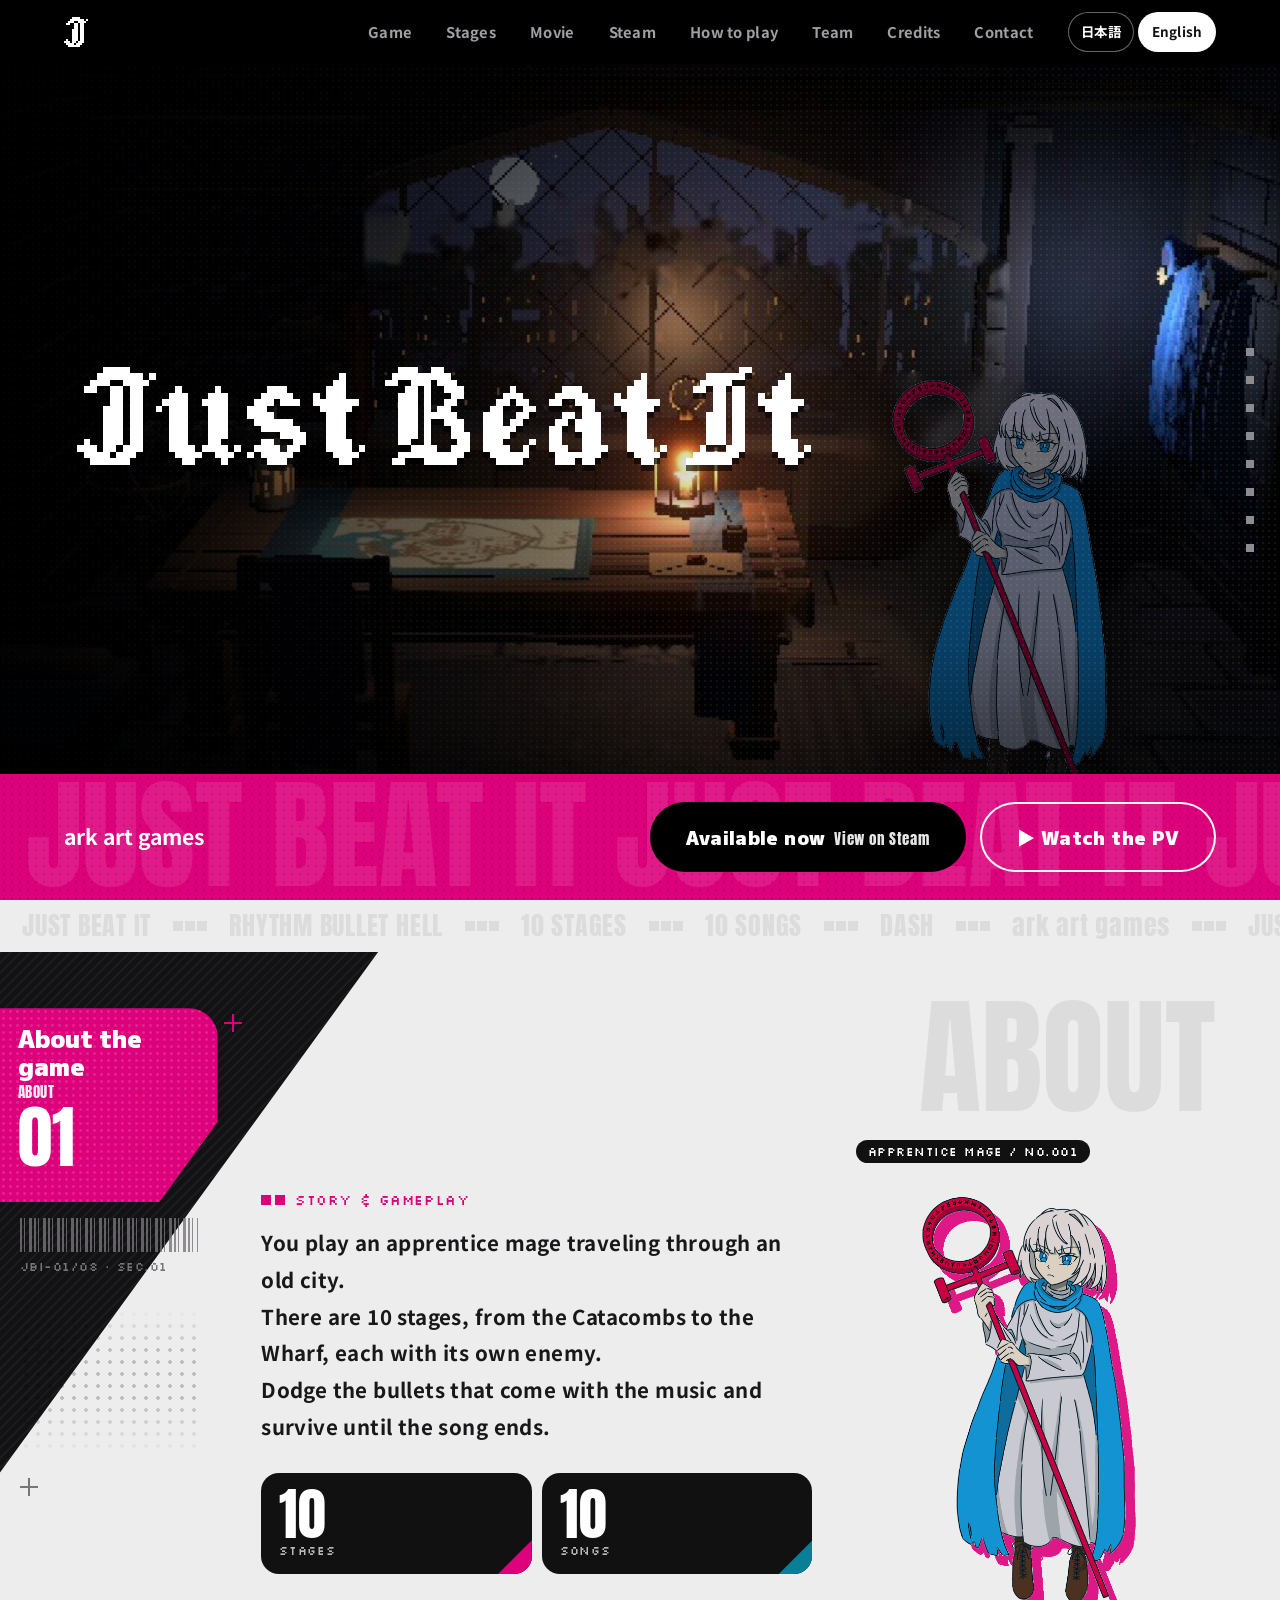
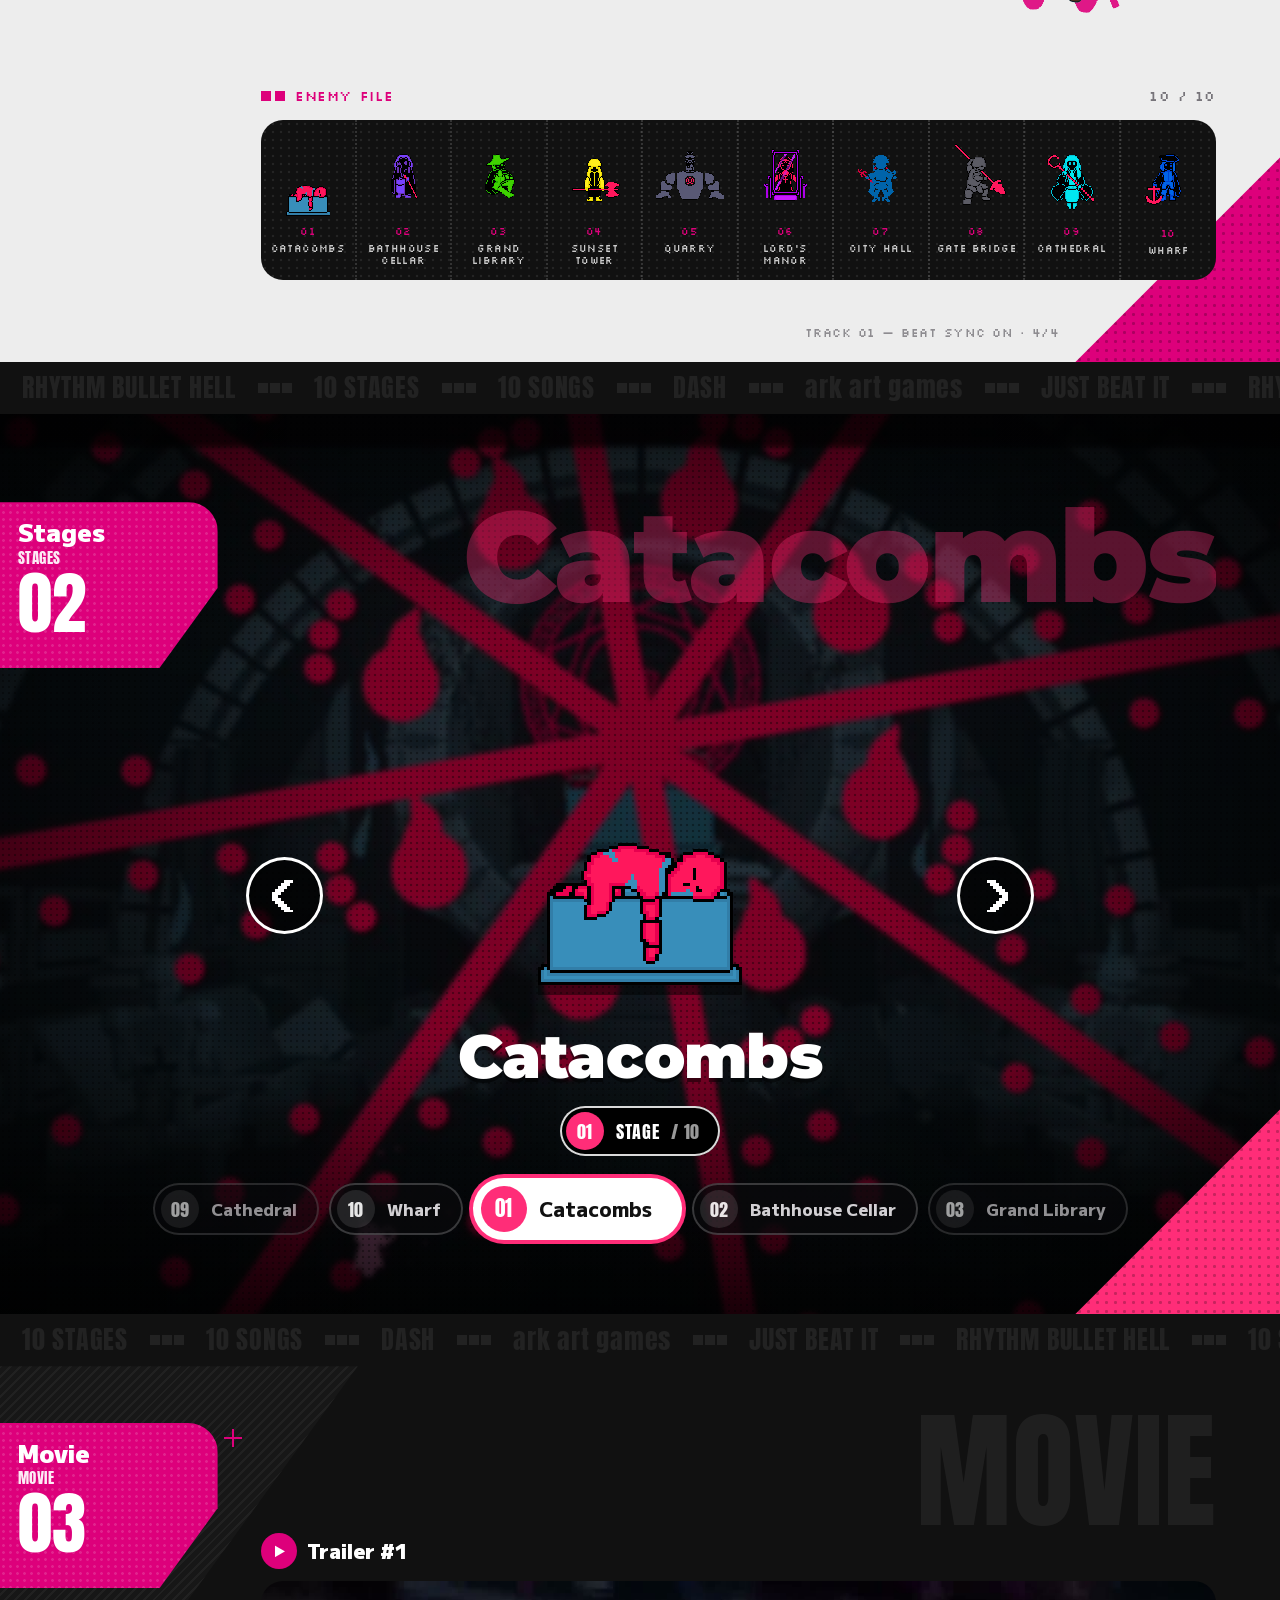
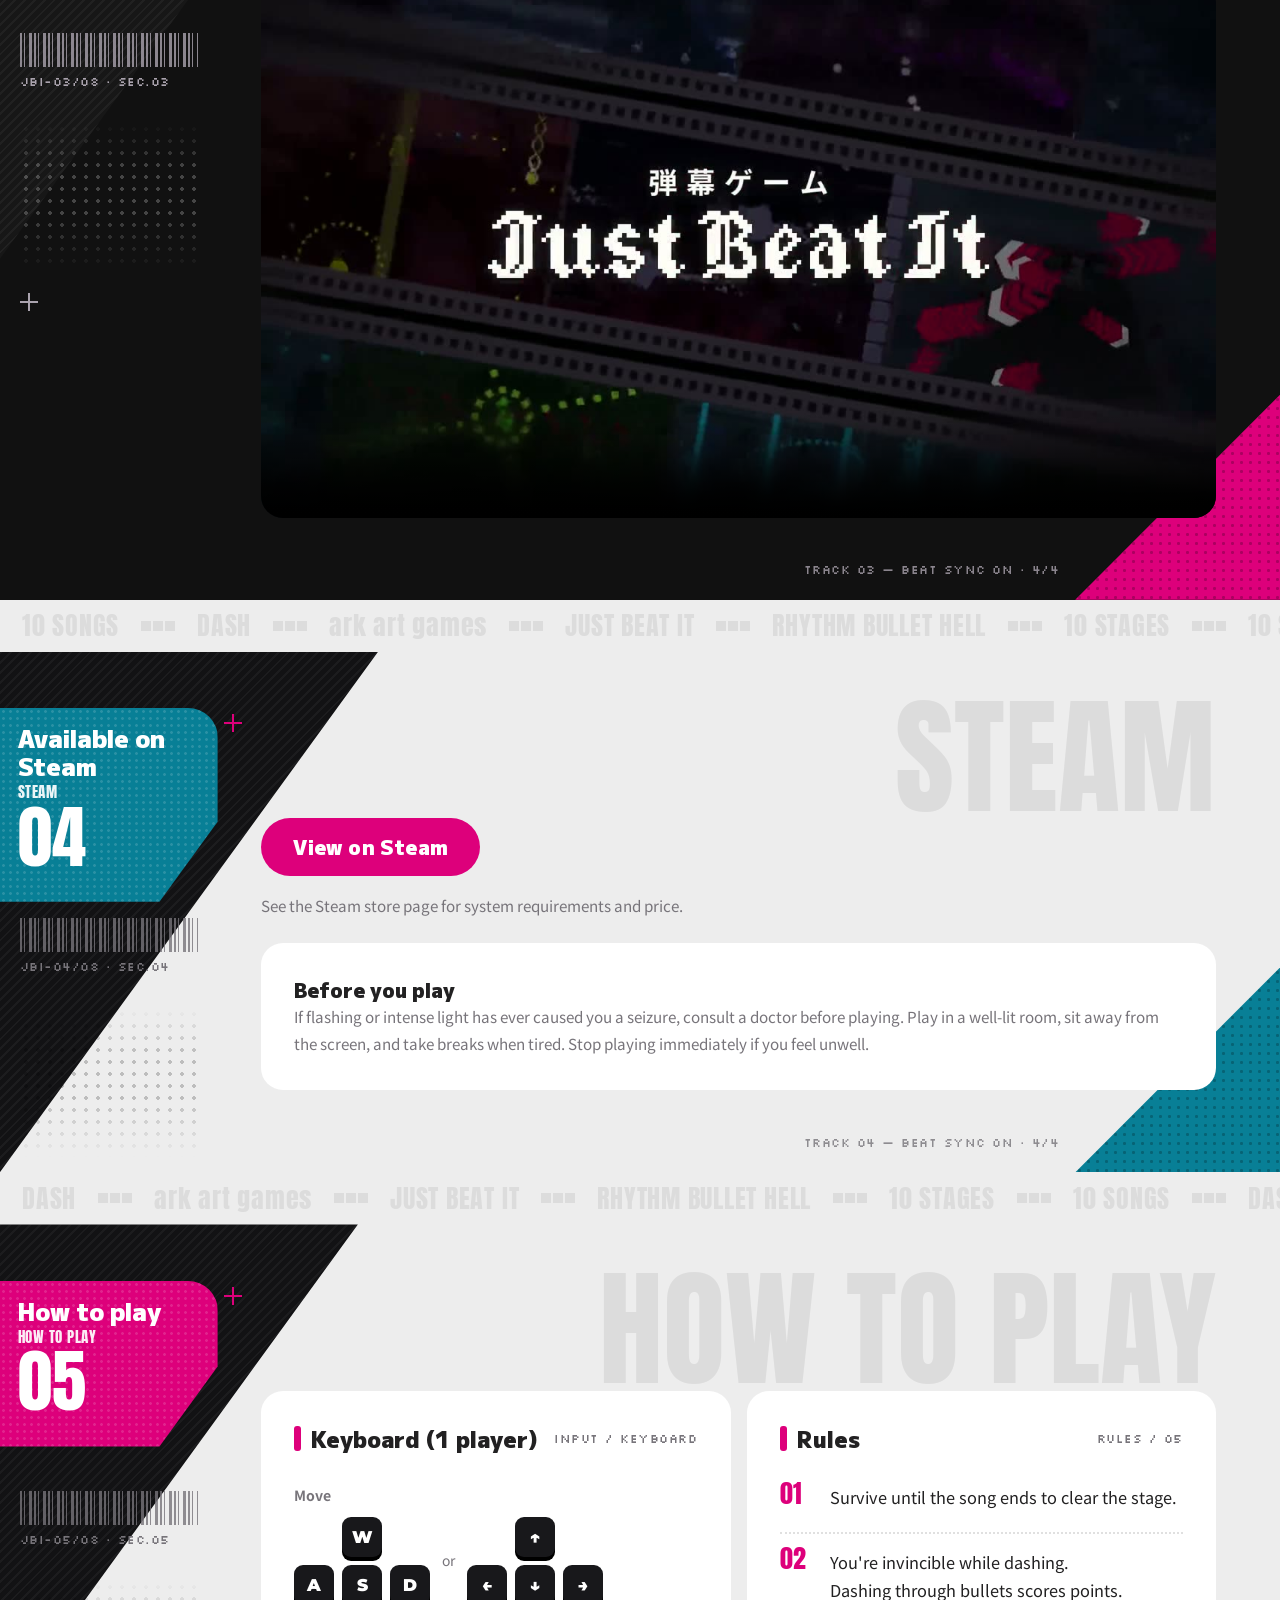
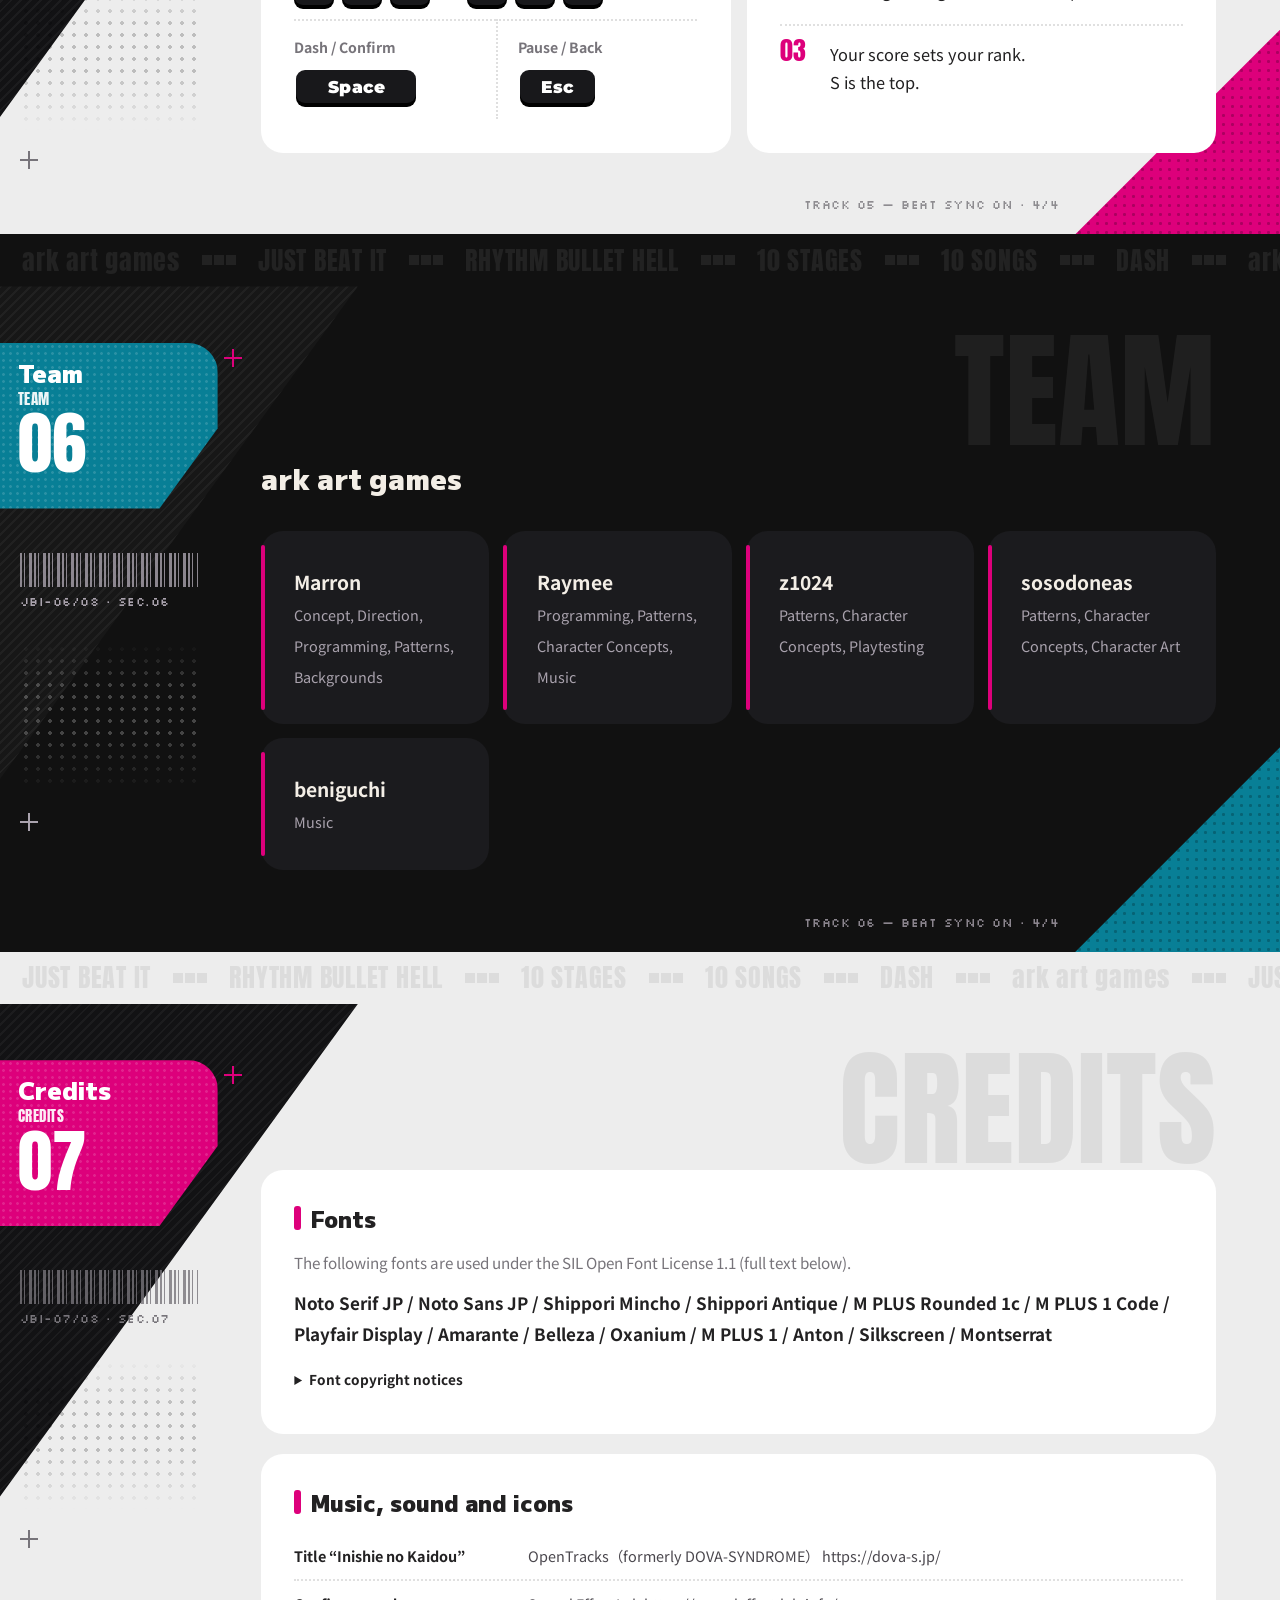
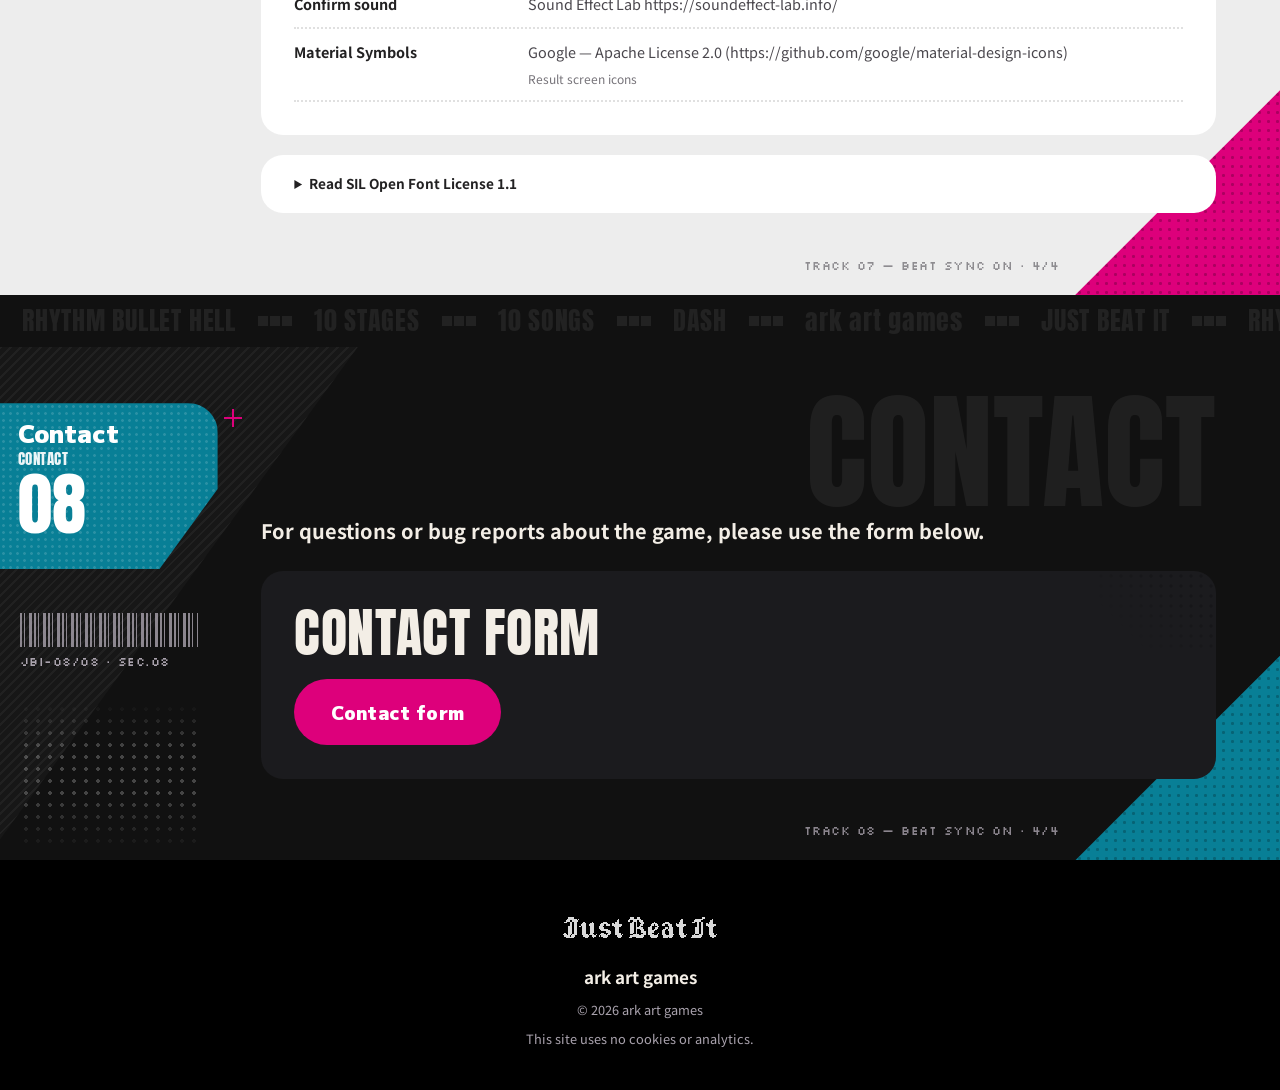
<file: index.html>
<!doctype html>
<html lang="ja" data-lang="ja" data-style="new">
<head>
<meta charset="utf-8">
<meta name="viewport" content="width=device-width,initial-scale=1,viewport-fit=cover">
<script>(function(){var d=document.documentElement,l="ja";try{var q=new URLSearchParams(location.search).get("lang");if(q==="ja"||q==="en")l=q;else{var s=localStorage.getItem("jbi-lang");if(s==="ja"||s==="en")l=s;else if(!/^ja\b/i.test(navigator.language||"ja"))l="en"}}catch(e){}d.lang=l;d.dataset.lang=l;try{if(new URLSearchParams(location.search).get("style")==="now"){delete d.dataset.style}else{d.dataset.style="new";var f=document.createElement("link");f.id="style-new-font";f.rel="stylesheet";f.href="https://fonts.googleapis.com/css2?family=Anton&family=M+PLUS+1:wght@800;900&family=Montserrat:wght@900&family=Noto+Sans+JP:wght@400;700&family=Silkscreen&display=swap";document.head.appendChild(f)}}catch(e){}d.classList.add("js");try{if(matchMedia("(prefers-reduced-motion: reduce)").matches)d.classList.add("calm")}catch(e){}})()</script>
<title>Just Beat It 公式サイト | リズム弾幕アクション | ark art games</title>
<meta name="description" content="ark art games のリズム弾幕アクション「Just Beat It」。曲に合わせて動く弾幕をかわす、1〜2人で遊べるゲーム。Steam で配信中。 / Just Beat It by ark art games: rhythm bullet-hell action for 1–2 players. Available now on Steam.">
<meta name="author" content="ark art games">
<meta name="robots" content="index, follow, max-image-preview:large">
<meta name="theme-color" content="#0b0a0e">
<link rel="canonical" href="https://raymee675.github.io/Just-Beat-It/">
<link rel="sitemap" type="application/xml" href="https://raymee675.github.io/Just-Beat-It/sitemap.xml">
<meta property="og:type" content="website">
<meta property="og:site_name" content="Just Beat It">
<meta property="og:title" content="Just Beat It 公式サイト | リズム弾幕アクション | ark art games">
<meta property="og:description" content="ark art games のリズム弾幕アクション「Just Beat It」。曲に合わせて動く弾幕をかわす、1〜2人で遊べるゲーム。Steam で配信中。 / Just Beat It by ark art games: rhythm bullet-hell action for 1–2 players. Available now on Steam.">
<meta property="og:url" content="https://raymee675.github.io/Just-Beat-It/">
<meta property="og:image" content="https://raymee675.github.io/Just-Beat-It/assets/img/ogp.jpg">
<meta property="og:locale" content="ja_JP">
<meta property="og:locale:alternate" content="en_US">
<meta name="twitter:card" content="summary_large_image">
<link rel="icon" type="image/png" sizes="32x32" href="assets/img/favicon-32.png">
<link rel="icon" type="image/png" sizes="256x256" href="assets/img/icon-256.png">
<link rel="apple-touch-icon" href="assets/img/icon-256.png">
<link rel="preconnect" href="https://fonts.googleapis.com">
<link rel="preconnect" href="https://fonts.gstatic.com" crossorigin>
<link rel="stylesheet" href="https://fonts.googleapis.com/css2?family=Noto+Serif+JP:wght@400;600;700;900&display=swap">
<link rel="stylesheet" href="assets/css/site.css?v=20261119">
<link rel="stylesheet" href="assets/css/style-new.css?v=20261119">
<script defer src="assets/js/config.js?v=20261119"></script>
<script defer src="assets/js/opening.js?v=20261119"></script>
<script defer src="assets/js/main.js?v=20261119b"></script>
<script type="application/ld+json">
{
  "@context": "https://schema.org",
  "@graph": [
    {
      "@type": "Organization",
      "@id": "https://raymee675.github.io/Just-Beat-It/#organization",
      "name": "ark art games",
      "url": "https://raymee675.github.io/Just-Beat-It/"
    },
    {
      "@type": "VideoGame",
      "@id": "https://raymee675.github.io/Just-Beat-It/#game",
      "name": "Just Beat It",
      "url": "https://raymee675.github.io/Just-Beat-It/",
      "description": "ark art games のリズム弾幕アクション「Just Beat It」。曲に合わせて動く弾幕をかわす、1〜2人で遊べるゲーム。Steam で配信中。 / Just Beat It by ark art games: rhythm bullet-hell action for 1–2 players. Available now on Steam.",
      "image": "https://raymee675.github.io/Just-Beat-It/assets/img/ogp.jpg",
      "genre": [
        "Rhythm",
        "Bullet hell",
        "Action"
      ],
      "numberOfPlayers": {
        "@type": "QuantitativeValue",
        "minValue": 1,
        "maxValue": 2
      },
      "creator": {
        "@id": "https://raymee675.github.io/Just-Beat-It/#organization"
      },
      "sameAs": "https://store.steampowered.com/app/5429530/Just_Beat_It/"
    }
  ]
}
</script>
</head>
<body>
<a class="skip" href="#main"><span lang="ja">本文へ</span><span lang="en">Skip to content</span></a>

<header class="header" data-header>
  <a class="header-logo" href="#top" aria-label="Just Beat It"><img class="zz-logo-full" src="assets/img/logo-pixel-1x.png" width="116" height="18" alt="Just Beat It"><img class="zz-only zz-logo-j" src="assets/img/logo-j-1x.png" width="12" height="15" alt=""></a>
  <nav class="nav" aria-label="Sections" data-nav>
    <a href="#about"><b>01</b><span lang="ja">ゲーム</span><span lang="en">Game</span></a>
    <a href="#stages"><b>02</b><span lang="ja">ステージ</span><span lang="en">Stages</span></a>
    <a href="#movie"><b>03</b><span lang="ja">映像</span><span lang="en">Movie</span></a>
    <a href="#steam"><b>04</b><span lang="ja">Steam</span><span lang="en">Steam</span></a>
    <a href="#howto"><b>05</b><span lang="ja">遊び方</span><span lang="en">How to play</span></a>
    <a href="#team"><b>06</b><span lang="ja">制作</span><span lang="en">Team</span></a>
    <a href="#credits"><b>07</b><span lang="ja">クレジット</span><span lang="en">Credits</span></a>
    <a href="#contact"><b>08</b><span lang="ja">お問い合わせ</span><span lang="en">Contact</span></a>
  </nav>
  <div class="lang" role="group" aria-label="Language">
    <a class="band band-chip" href="?lang=ja" data-set-lang="ja" hreflang="ja"><span class="long">日本語</span><span class="short">JA</span></a>
    <a class="band band-chip" href="?lang=en" data-set-lang="en" hreflang="en"><span class="long">English</span><span class="short">EN</span></a>
  </div>
</header>

<main id="main">

<!-- 00 トップ -->
<section class="hero" id="top" data-hero>
  <div class="hero-scene" aria-hidden="true"><img src="assets/img/hero-title.jpg" width="1280" height="720" alt="" fetchpriority="high"></div>
  <canvas class="hero-canvas" data-opening-canvas aria-hidden="true"></canvas>
  <div class="zz-only zz-hero-layers" aria-hidden="true" data-zz-hero>
    <i class="zz-hero-blur"></i>
    <div class="zz-hero-frame">
      <img class="zz-hero-room" src="assets/img/hero-room.jpg" width="1280" height="720" alt="" loading="lazy">
      <img class="zz-hero-mage" src="assets/img/hero-mage.png" width="401" height="800" alt="" loading="lazy">
    </div>
    <i class="zz-hero-shade"></i>
  </div>
  <div class="hero-flank hero-flank-left" aria-hidden="true">
    <i style="--c:#ff2d78;background-image:url(assets/img/stage-vagrant.jpg)"></i>
    <i style="--c:#8a4dff;background-image:url(assets/img/stage-plague.jpg)"></i>
    <i style="--c:#7ce03a;background-image:url(assets/img/stage-scholar.jpg)"></i>
    <i style="--c:#ffd21e;background-image:url(assets/img/stage-wanderer.jpg)"></i>
    <i style="--c:#a7a7d6;background-image:url(assets/img/stage-stone.jpg)"></i>
  </div>
  <div class="hero-flank hero-flank-right" aria-hidden="true">
    <i style="--c:#d63cff;background-image:url(assets/img/stage-mirror.jpg)"></i>
    <i style="--c:#22b8e8;background-image:url(assets/img/stage-envoy.jpg)"></i>
    <i style="--c:#ff4a3a;background-image:url(assets/img/stage-knight.jpg)"></i>
    <i style="--c:#2ee6d6;background-image:url(assets/img/stage-archmage.jpg)"></i>
    <i style="--c:#3a7bff;background-image:url(assets/img/stage-captain.jpg)"></i>
  </div>
  <div class="hero-center">
    <h1 class="hero-logo"><img src="assets/img/logo-pixel-1x.png" width="116" height="18" alt="Just Beat It"></h1>
    <div class="zz-only zz-hero-info">
      <p class="zz-hero-genre"><span lang="ja">リズム弾幕アクション</span><span lang="en">Rhythm bullet hell</span></p>
      <p class="zz-hero-lead" lang="ja">弾幕が<br>曲に合わせて動く。</p>
      <p class="zz-hero-lead" lang="en">Bullet patterns<br>that move to the music.</p>
      <ul class="zz-hero-facts"><li><b>10</b>STAGES</li><li><b>10</b>SONGS</li><li><b>STEAM</b>OUT NOW</li></ul>
    </div>
    <p class="hero-sub" lang="ja">リズム弾幕アクション</p>
    <p class="hero-sub" lang="en">Rhythm Bullet Hell</p>
    <p class="hero-catch" lang="ja">弾幕が曲に合わせて動く。</p>
    <p class="hero-catch" lang="en">Bullet patterns that move to the music.</p>
    <p class="zz-only hero-catch zz-credit" lang="ja">ark art games</p>
    <p class="zz-only hero-catch zz-credit" lang="en">ark art games</p>
    <div class="hero-actions">
      <a class="band band-action band-big" href="https://store.steampowered.com/app/5429530/Just_Beat_It/" target="_blank" rel="noopener" data-steam-link><span lang="ja">Steam で配信中<small>ストアページへ</small></span><span lang="en">Available now<small>View on Steam</small></span></a>
      <a class="band band-idle band-big" href="#movie" data-play-pv><span lang="ja">▶ PV を見る</span><span lang="en">▶ Watch the PV</span></a>
    </div>
  </div>
  <button class="hero-skip" type="button" data-skip-opening><span lang="ja">とばす</span><span lang="en">Skip</span></button>
  <a class="hero-scroll" href="#about" aria-hidden="true" tabindex="-1">SCROLL</a>
</section>

<!-- 01 ゲームについて -->
<section class="section" id="about">
  <header class="section-head">
    <span class="section-no" aria-hidden="true">01</span>
    <h2 class="section-title"><span class="band band-title"><span lang="ja">ゲームについて</span><span lang="en">About the game</span></span></h2>
    <p class="section-en">ABOUT</p>
  </header>
  <div class="about">
    <div class="about-text">
      <div class="plate about-lead">
        <p lang="ja">見習いの魔法使いになって、魔法に支配された古い街を旅します。<br>弾はすべて曲に合わせて飛んでくるので、音を聴くとよけやすくなります。<br>1 人でも、1 台のパソコンで 2 人でも遊べます。</p>
        <p lang="en">You play an apprentice mage traveling through an old city ruled by magic.<br>Every bullet is timed to the music, so listening helps you dodge.<br>Play alone, or with two players on one PC.</p>
      </div>
      <div class="zz-only zz-story">
        <p class="zz-kicker">STORY &amp; GAMEPLAY</p>
        <p class="zz-story-text" lang="ja">見習いの魔法使いになって、古い街を旅するゲームです。<br>ステージは地下墓地から船着き場までの <span class="zz-nowrap">10 か所</span>で、それぞれに敵がいます。<br>曲に合わせて飛んでくる弾をよけて、曲が終わるまで生き残ればクリアです。</p>
        <p class="zz-story-text" lang="en">You play an apprentice mage traveling through an old city.<br>There are 10 stages, from the Catacombs to the Wharf, each with its own enemy.<br>Dodge the bullets that come with the music and survive until the song ends.</p>
        <dl class="zz-stats">
          <div><dt>STAGES</dt><dd>10</dd></div>
          <div><dt>SONGS</dt><dd>10</dd></div>
        </dl>
      </div>
      <ol class="features">
        <li class="plate"><b>01</b><h3><span lang="ja">曲に合わせた弾幕</span><span lang="en">Timed to the music</span></h3><p lang="ja">弾が出るタイミングも、向きが変わるタイミングも曲に合わせています。音を聴いていれば、次の弾が来るのがわかります。</p><p lang="en">Bullets appear and change direction in time with the song, so listening tells you when the next ones are coming.</p></li>
        <li class="plate"><b>02</b><h3><span lang="ja">ダッシュで無敵</span><span lang="en">Dash</span></h3><p lang="ja">ダッシュしている間は無敵で、弾の壁も通り抜けられます。ただし続けて使いすぎると無敵にならず、点も減ります。</p><p lang="en">You're invincible while dashing, even through a wall of bullets. Use it too many times in a row, though, and you lose the invincibility and points.</p></li>
        <li class="plate"><b>03</b><h3><span lang="ja">グレイズ</span><span lang="en">Graze</span></h3><p lang="ja">弾のすぐそばを通ると「グレイズ」になり、点が入ります。続けるほど倍率が上がります（最大 4 倍）。</p><p lang="en">Passing right next to a bullet counts as a graze and scores points. Chain them to raise the multiplier, up to ×4.</p></li>
        <li class="plate"><b>04</b><h3><span lang="ja">2 人で遊べる</span><span lang="en">Two players</span></h3><p lang="ja">1 台のパソコンで 2 人同時に遊べます。<span class="p1">1P</span> は水色、<span class="p2">2P</span> は緑です。</p><p lang="en">Two players on one PC. <span class="p1">1P</span> is sky blue, <span class="p2">2P</span> is green.</p></li>
        <li class="plate"><b>05</b><h3><span lang="ja">10 ステージ・10 曲</span><span lang="en">10 stages, 10 songs</span></h3><p lang="ja">地下墓地から船着き場まで、ステージごとに曲が違います。難易度は EASY・NORMAL・HARD の 3 つ。HARD を A ランク以上でクリアすると、そのステージの EXTREME が遊べます。</p><p lang="en">From the Catacombs to the Wharf, each stage has its own song. Play on EASY, NORMAL or HARD; clear a stage on HARD with rank A or better to unlock its EXTREME.</p></li>
      </ol>
    </div>
    <figure class="about-art"><span class="zz-only zz-art-tag" aria-hidden="true">APPRENTICE MAGE / No.001</span><img src="assets/img/hero-art.png" width="709" height="1024" loading="lazy" alt="主人公の見習い魔法使い" data-alt-en="The apprentice mage"></figure>
  </div>
  <div class="zz-only zz-enemies" aria-hidden="true">
    <p class="zz-kicker">ENEMY FILE <span>10 / 10</span></p>
    <div class="zz-enemy-track"><div class="zz-enemy-row" data-zz-enemies></div></div>
  </div>
</section>

<!-- 02 ステージ -->
<section class="section section--alt stages" id="stages" data-stages>
  <div class="stage-bg" aria-hidden="true"><img data-stage-bg src="assets/img/stage-vagrant.jpg" width="960" height="540" alt=""><img data-stage-bg-next alt=""></div>
  <header class="section-head section-head--alt">
    <span class="section-no" aria-hidden="true">02</span>
    <h2 class="section-title"><span class="band band-title"><span lang="ja">ステージ</span><span lang="en">Stages</span></span></h2>
    <p class="section-en">STAGES</p>
  </header>
  <div class="stage-ui">
    <div class="stage-list" role="tablist" aria-orientation="vertical" aria-label="Stages" data-stage-list>
      <button role="tab" type="button" data-stage="vagrant" data-color="#ff2d78" data-ja="地下墓地" data-ruby="ちかぼち" data-en="Catacombs"><b>01</b><span lang="ja">地下墓地</span><span lang="en">Catacombs</span></button>
      <button role="tab" type="button" data-stage="plague" data-color="#8a4dff" data-ja="浴場地下" data-ruby="よくじょうちか" data-en="Bathhouse Cellar"><b>02</b><span lang="ja">浴場地下</span><span lang="en">Bathhouse Cellar</span></button>
      <button role="tab" type="button" data-stage="scholar" data-color="#7ce03a" data-ja="大図書館" data-ruby="だいとしょかん" data-en="Grand Library"><b>03</b><span lang="ja">大図書館</span><span lang="en">Grand Library</span></button>
      <button role="tab" type="button" data-stage="wanderer" data-color="#ffd21e" data-ja="夕焼けの塔" data-ruby="ゆうやけのとう" data-en="Sunset Tower"><b>04</b><span lang="ja">夕焼けの塔</span><span lang="en">Sunset Tower</span></button>
      <button role="tab" type="button" data-stage="stone" data-color="#a7a7d6" data-ja="採石場" data-ruby="さいせきじょう" data-en="Quarry"><b>05</b><span lang="ja">採石場</span><span lang="en">Quarry</span></button>
      <button role="tab" type="button" data-stage="mirror" data-color="#d63cff" data-ja="領主の館" data-ruby="りょうしゅのやかた" data-en="Lord's Manor"><b>06</b><span lang="ja">領主の館</span><span lang="en">Lord's Manor</span></button>
      <button role="tab" type="button" data-stage="envoy" data-color="#22b8e8" data-ja="市庁舎" data-ruby="しちょうしゃ" data-en="City Hall"><b>07</b><span lang="ja">市庁舎</span><span lang="en">City Hall</span></button>
      <button role="tab" type="button" data-stage="knight" data-color="#ff4a3a" data-ja="城門橋" data-ruby="じょうもんばし" data-en="Gate Bridge"><b>08</b><span lang="ja">城門橋</span><span lang="en">Gate Bridge</span></button>
      <button role="tab" type="button" data-stage="archmage" data-color="#2ee6d6" data-ja="大聖堂" data-ruby="だいせいどう" data-en="Cathedral"><b>09</b><span lang="ja">大聖堂</span><span lang="en">Cathedral</span></button>
      <button role="tab" type="button" data-stage="captain" data-color="#3a7bff" data-ja="船着き場" data-ruby="ふなつきば" data-en="Wharf"><b>10</b><span lang="ja">船着き場</span><span lang="en">Wharf</span></button>
    </div>
    <button class="zz-only zz-stage-step zz-stage-prev" type="button" data-stage-step="-1" aria-label="前のステージ" data-aria-label-en="Previous stage"><svg viewBox="0 0 7 11" aria-hidden="true" shape-rendering="crispEdges"><path d="M4 0h3v1H6v1H5v1H4v1H3v1H2v1h1v1h1v1h1v1h1v1h1v1H4v-1H3V9H2V8H1V7H0V4h1V3h1V2h1V1h1z"/></svg></button>
    <button class="zz-only zz-stage-step zz-stage-next" type="button" data-stage-step="1" aria-label="次のステージ" data-aria-label-en="Next stage"><svg viewBox="0 0 7 11" aria-hidden="true" shape-rendering="crispEdges"><path d="M0 0h3v1h1v1h1v1h1v1h1v3H6v1H5v1H4v1H3v1H0v-1h1V9h1V8h1V7h1V6h1V5H4V4H3V3H2V2H1V1H0z"/></svg></button>
    <div class="stage-stage" role="tabpanel" data-stage-panel style="--stage:#ff2d78">
      <p class="stage-count"><span>STAGE</span><b data-stage-no>01</b><small>/ 10</small></p>
      <div class="stage-enemy"><img data-stage-enemy src="assets/img/enemy/vagrant.gif" width="128" height="128" alt=""></div>
      <p class="stage-name"><ruby data-stage-name-ja lang="ja">地下墓地<rt data-stage-ruby>ちかぼち</rt></ruby><span data-stage-name-en>Catacombs</span></p>
    </div>
  </div>
  <p class="zz-only stage-help zz-stage-help"><span lang="ja">＜ ＞ か、下の一覧で選べます（← → キーでも選べます）。</span><span lang="en">Use ‹ › or the list below (or the ← → keys).</span></p>
  <p class="stage-help zz-old-help"><span lang="ja">一覧から選ぶと、ステージが切り替わります（↑ ↓ キーでも選べます）。</span><span lang="en">Pick a stage from the list (or use the ↑ ↓ keys).</span></p>
</section>

<!-- 03 映像 -->
<section class="section" id="movie">
  <header class="section-head">
    <span class="section-no" aria-hidden="true">03</span>
    <h2 class="section-title"><span class="band band-title"><span lang="ja">映像</span><span lang="en">Movie</span></span></h2>
    <p class="section-en">MOVIE</p>
  </header>
  <div class="movie">
    <p class="movie-label"><span lang="ja">PV 第一弾</span><span lang="en">Trailer #1</span></p>
    <div class="movie-frame plate" data-movie>
      <video data-movie-video poster="assets/img/poster-reel.jpg" width="1920" height="1080" playsinline controls preload="none" muted>
        <source src="assets/video/reel-1080.mp4" type="video/mp4" media="(min-width: 1000px)">
        <source src="assets/video/reel-720.mp4" type="video/mp4">
      </video>
    </div>
    <p class="movie-note" data-movie-note><span lang="ja">PV は準備中です。代わりにプレイ映像を流しています（音は出ません）。</span><span lang="en">The trailer is coming soon. Gameplay footage is shown in the meantime (no sound).</span></p>
  </div>
</section>

<!-- 04 Steam -->
<section class="section section--alt" id="steam">
  <header class="section-head section-head--alt">
    <span class="section-no" aria-hidden="true">04</span>
    <h2 class="section-title"><span class="band band-title"><span lang="ja">Steam で配信中</span><span lang="en">Available on Steam</span></span></h2>
    <p class="section-en">STEAM</p>
  </header>
  <a class="band band-action band-big" href="https://store.steampowered.com/app/5429530/Just_Beat_It/" target="_blank" rel="noopener" data-steam-link><span lang="ja">Steam ストアページへ</span><span lang="en">View on Steam</span></a>
  <p class="note steam-note"><span lang="ja">動作環境や価格は Steam のストアページをご覧ください。</span><span lang="en">See the Steam store page for system requirements and price.</span></p>
  <aside class="plate play-notice">
    <h3><span lang="ja">遊ぶ前のご注意</span><span lang="en">Before you play</span></h3>
    <p class="note"><span lang="ja">点滅や強い光の刺激で発作を起こしたことがある方は、遊ぶ前に医師にご相談ください。明るい部屋で画面から離れて遊び、疲れたら休憩してください。気分が悪くなったらすぐにプレイをやめてください。</span><span lang="en">If flashing or intense light has ever caused you a seizure, consult a doctor before playing. Play in a well-lit room, sit away from the screen, and take breaks when tired. Stop playing immediately if you feel unwell.</span></p>
  </aside>
</section>

<!-- 05 遊び方 -->
<section class="section" id="howto">
  <header class="section-head">
    <span class="section-no" aria-hidden="true">05</span>
    <h2 class="section-title"><span class="band band-title"><span lang="ja">遊び方</span><span lang="en">How to play</span></span></h2>
    <p class="section-en">HOW TO PLAY</p>
  </header>
  <div class="howto">
    <article class="plate controls">
      <h3><span lang="ja">キーボード（1 人）</span><span lang="en">Keyboard (1 player)</span></h3>
      <dl class="control-map">
        <div class="control-row"><dt><span lang="ja">移動</span><span lang="en">Move</span></dt><dd><div class="key-set"><span class="key-cluster" role="img" aria-label="W A S D キー" data-aria-label-en="W A S D keys"><kbd aria-hidden="true">W</kbd><kbd aria-hidden="true">A</kbd><kbd aria-hidden="true">S</kbd><kbd aria-hidden="true">D</kbd></span><span class="or"><span lang="ja">または</span><span lang="en">or</span></span><span class="key-cluster" role="img" aria-label="矢印キー" data-aria-label-en="Arrow keys"><kbd aria-hidden="true">↑</kbd><kbd aria-hidden="true">←</kbd><kbd aria-hidden="true">↓</kbd><kbd aria-hidden="true">→</kbd></span></div></dd></div>
        <div class="control-row"><dt><span lang="ja">ダッシュ・決定</span><span lang="en">Dash / Confirm</span></dt><dd><div class="key-set"><kbd class="space">Space</kbd><kbd>Z</kbd><span class="key-unit"><kbd class="wide">Shift</kbd><small lang="ja">（左）</small><small lang="en">(left)</small></span></div></dd></div>
        <div class="control-row"><dt><span lang="ja">ポーズ・戻る</span><span lang="en">Pause / Back</span></dt><dd><div class="key-set"><kbd class="wide">Esc</kbd></div></dd></div>
      </dl>
    </article>
    <article class="plate controls controls-duo">
      <h3><span lang="ja">キーボード（2 人）</span><span lang="en">Keyboard (2 players)</span></h3>
      <div class="player-maps">
        <section class="player-map player-map--p1" aria-labelledby="player-one">
          <h4 id="player-one" class="p1">1P</h4>
          <dl class="control-map"><div class="control-row"><dt><span lang="ja">移動</span><span lang="en">Move</span></dt><dd><div class="key-set"><span class="key-cluster" role="img" aria-label="W A S D キー" data-aria-label-en="W A S D keys"><kbd aria-hidden="true">W</kbd><kbd aria-hidden="true">A</kbd><kbd aria-hidden="true">S</kbd><kbd aria-hidden="true">D</kbd></span></div></dd></div><div class="control-row"><dt><span lang="ja">ダッシュ</span><span lang="en">Dash</span></dt><dd><div class="key-set"><kbd class="space">Space</kbd><kbd>Z</kbd><span class="key-unit"><kbd class="wide">Shift</kbd><small lang="ja">（左）</small><small lang="en">(left)</small></span></div></dd></div></dl>
        </section>
        <section class="player-map player-map--p2" aria-labelledby="player-two">
          <h4 id="player-two" class="p2">2P</h4>
          <dl class="control-map"><div class="control-row"><dt><span lang="ja">移動</span><span lang="en">Move</span></dt><dd><div class="key-set"><span class="key-cluster" role="img" aria-label="矢印キー" data-aria-label-en="Arrow keys"><kbd aria-hidden="true">↑</kbd><kbd aria-hidden="true">←</kbd><kbd aria-hidden="true">↓</kbd><kbd aria-hidden="true">→</kbd></span></div></dd></div><div class="control-row"><dt><span lang="ja">ダッシュ</span><span lang="en">Dash</span></dt><dd><div class="key-set"><span class="key-unit"><kbd class="wide">Shift</kbd><small lang="ja">（右）</small><small lang="en">(right)</small></span><kbd class="wide">Enter</kbd></div></dd></div></dl>
        </section>
      </div>
      <p class="note"><span lang="ja">タイトル画面の「プレイ人数」で 1 人か 2 人を選べます。1 台のキーボードを 2 人で分け合えます。ゲームパッドが 1 台ならキーボードが 1P、パッドが 2P です。2 台なら 1 人 1 台で遊べます。</span><span lang="en">Choose 1 or 2 players with "Players" on the title screen. Two people can share one keyboard. With one gamepad, the keyboard is 1P and the gamepad is 2P. With two gamepads, each player uses one.</span></p>
    </article>
    <article class="plate rules">
      <h3><span lang="ja">ルール</span><span lang="en">Rules</span></h3>
      <ul class="zz-only zz-rules" lang="ja">
        <li class="zz-rule-one"><span>曲が終わるまで弾をよけ続ければクリア。</span></li>
        <li><span>ダッシュの間は無敵。<br>弾をすり抜けると点が入ります。</span></li>
        <li><span>スコアでランクが決まります。<br>いちばん上は S。</span></li>
      </ul>
      <ul class="zz-only zz-rules" lang="en">
        <li><span>Survive until the song ends to clear the stage.</span></li>
        <li><span>You're invincible while dashing.<br>Dashing through bullets scores points.</span></li>
        <li><span>Your score sets your rank.<br>S is the top.</span></li>
      </ul>
      <ul class="zz-old-rules" lang="ja">
        <li>曲が終わるまで弾をかわし続ければクリア。当たるほど点が減ります。</li>
        <li>ダッシュの間は無敵。弾をすり抜けると「ダッシュ回避」で加点。</li>
        <li>続けてダッシュしすぎると無敵が付かず、点も減ります。</li>
        <li>弾のすぐそばをかすめると「グレイズ」。続けるほど倍率が上がります（最大 4 倍）。</li>
        <li>終わるとスコアでランクが決まります（いちばん上は S）。</li>
      </ul>
      <ul class="zz-old-rules" lang="en">
        <li>Keep dodging until the song ends to clear the stage. Each hit costs points.</li>
        <li>You're invincible while dashing. Slipping through bullets earns “dash dodge” points.</li>
        <li>Dash too often in a row and you lose the invincibility, and points too.</li>
        <li>Brush past bullets to “graze”. The chain multiplier grows up to ×4.</li>
        <li>At the end your score sets your rank (S is the top).</li>
      </ul>
    </article>
  </div>
</section>

<!-- 06 制作 -->
<section class="section section--alt" id="team">
  <header class="section-head section-head--alt">
    <span class="section-no" aria-hidden="true">06</span>
    <h2 class="section-title"><span class="band band-title"><span lang="ja">制作</span><span lang="en">Team</span></span></h2>
    <p class="section-en">TEAM</p>
  </header>
  <p class="team-name" data-team-name>ark art games</p>
  <ul class="members" data-members></ul>
  <p class="note" data-members-empty><span lang="ja">メンバーの紹介は準備中です。</span><span lang="en">Member list coming soon.</span></p>
</section>

<!-- 07 クレジット -->
<section class="section" id="credits">
  <header class="section-head">
    <span class="section-no" aria-hidden="true">07</span>
    <h2 class="section-title"><span class="band band-title"><span lang="ja">クレジット</span><span lang="en">Credits</span></span></h2>
    <p class="section-en">CREDITS</p>
  </header>
  <div class="credits">
    <article class="plate">
      <h3><span lang="ja">フォント</span><span lang="en">Fonts</span></h3>
      <p class="note"><span lang="ja">次のフォントは SIL Open Font License 1.1 のもとで使っています（許諾文は下に掲載）。</span><span lang="en">The following fonts are used under the SIL Open Font License 1.1 (full text below).</span></p>
      <ul class="credit-list">
        <li><b>Noto Serif JP</b><span>© 2017-2023 Adobe (http://www.adobe.com/). / The Noto Project Authors</span><small lang="ja">ゲーム・このサイト</small><small lang="en">Game, this website</small></li>
        <li><b>Noto Sans JP</b><span>© 2014-2021 Adobe (http://www.adobe.com/), with Reserved Font Name 'Source'.</span></li>
        <li><b>Shippori Mincho</b><span>Copyright 2021 The Shippori Mincho Project Authors (https://github.com/fontdasu/ShipporiMincho)</span></li>
        <li><b>Shippori Antique</b><span>Copyright 2020 The Shippori Antique Project Authors (https://github.com/fontdasu/ShipporiAntique)</span></li>
        <li><b>M PLUS Rounded 1c</b><span>Copyright 2016 The Rounded M+ Project Authors.</span></li>
        <li><b>M PLUS 1 Code</b><span>Copyright 2021 The M+ FONTS Project Authors (https://github.com/coz-m/MPLUS_FONTS)</span></li>
        <li><b>Playfair Display</b><span>Copyright 2017 The Playfair Display Project Authors (https://github.com/clauseggers/Playfair-Display), with Reserved Font Name "Playfair Display".</span></li>
        <li><b>Amarante</b><span>Copyright (c) 2011, Sorkin Type Co (www.sorkintype.com) with Reserved Font Name "Amarante".</span></li>
        <li><b>Belleza</b><span>Copyright 2012 The Belleza Project Authors (https://github.com/etunni/belleza)</span></li>
        <li><b>Oxanium</b><span>Copyright 2019 The Oxanium Project Authors (https://github.com/sevmeyer/oxanium)</span></li>
        <li class="zz-only"><b>M PLUS 1</b><span>Copyright 2021 The M+ FONTS Project Authors (https://github.com/coz-m/MPLUS_FONTS)</span><small lang="ja">このサイト</small><small lang="en">This website</small></li>
        <li class="zz-only"><b>Anton</b><span>Copyright 2020 The Anton Project Authors (https://github.com/googlefonts/AntonFont.git)</span><small lang="ja">このサイト</small><small lang="en">This website</small></li>
        <li class="zz-only"><b>Silkscreen</b><span>Copyright 2001 The Silkscreen Project Authors (https://github.com/googlefonts/silkscreen)</span><small lang="ja">このサイト</small><small lang="en">This website</small></li>
        <li class="zz-only"><b>Montserrat</b><span>Copyright 2024 The Montserrat.Git Project Authors (https://github.com/JulietaUla/Montserrat.git)</span><small lang="ja">このサイト</small><small lang="en">This website</small></li>
      </ul>
    </article>
    <article class="plate">
      <h3><span lang="ja">音楽・効果音・アイコン</span><span lang="en">Music, sound and icons</span></h3>
      <ul class="credit-list">
        <li><b><span lang="ja">タイトル曲「古の街道」</span><span lang="en">Title “Inishie no Kaidou”</span></b><span>OpenTracks（<span lang="ja">旧 </span><span lang="en">formerly </span>DOVA-SYNDROME） <span class="zz-url">https://dova-s.jp/</span></span></li>
        <li><b><span lang="ja">決定の効果音</span><span lang="en">Confirm sound</span></b><span><span lang="ja">効果音ラボ</span><span lang="en">Sound Effect Lab</span> <span class="zz-url">https://soundeffect-lab.info/</span></span></li>
        <li><b>Material Symbols</b><span>Google — Apache License 2.0 <span class="zz-url">(https://github.com/google/material-design-icons)</span></span><small lang="ja">リザルト画面のアイコン</small><small lang="en">Result screen icons</small></li>
      </ul>
    </article>
    <article class="plate ofl">
      <h3>SIL Open Font License 1.1</h3>
      <pre class="license" tabindex="0">-----------------------------------------------------------
SIL OPEN FONT LICENSE Version 1.1 - 26 February 2007
-----------------------------------------------------------

PREAMBLE
The goals of the Open Font License (OFL) are to stimulate worldwide
development of collaborative font projects, to support the font creation
efforts of academic and linguistic communities, and to provide a free and
open framework in which fonts may be shared and improved in partnership
with others.

The OFL allows the licensed fonts to be used, studied, modified and
redistributed freely as long as they are not sold by themselves. The
fonts, including any derivative works, can be bundled, embedded, 
redistributed and/or sold with any software provided that any reserved
names are not used by derivative works. The fonts and derivatives,
however, cannot be released under any other type of license. The
requirement for fonts to remain under this license does not apply
to any document created using the fonts or their derivatives.

DEFINITIONS
"Font Software" refers to the set of files released by the Copyright
Holder(s) under this license and clearly marked as such. This may
include source files, build scripts and documentation.

"Reserved Font Name" refers to any names specified as such after the
copyright statement(s).

"Original Version" refers to the collection of Font Software components as
distributed by the Copyright Holder(s).

"Modified Version" refers to any derivative made by adding to, deleting,
or substituting -- in part or in whole -- any of the components of the
Original Version, by changing formats or by porting the Font Software to a
new environment.

"Author" refers to any designer, engineer, programmer, technical
writer or other person who contributed to the Font Software.

PERMISSION &amp; CONDITIONS
Permission is hereby granted, free of charge, to any person obtaining
a copy of the Font Software, to use, study, copy, merge, embed, modify,
redistribute, and sell modified and unmodified copies of the Font
Software, subject to the following conditions:

1) Neither the Font Software nor any of its individual components,
in Original or Modified Versions, may be sold by itself.

2) Original or Modified Versions of the Font Software may be bundled,
redistributed and/or sold with any software, provided that each copy
contains the above copyright notice and this license. These can be
included either as stand-alone text files, human-readable headers or
in the appropriate machine-readable metadata fields within text or
binary files as long as those fields can be easily viewed by the user.

3) No Modified Version of the Font Software may use the Reserved Font
Name(s) unless explicit written permission is granted by the corresponding
Copyright Holder. This restriction only applies to the primary font name as
presented to the users.

4) The name(s) of the Copyright Holder(s) or the Author(s) of the Font
Software shall not be used to promote, endorse or advertise any
Modified Version, except to acknowledge the contribution(s) of the
Copyright Holder(s) and the Author(s) or with their explicit written
permission.

5) The Font Software, modified or unmodified, in part or in whole,
must be distributed entirely under this license, and must not be
distributed under any other license. The requirement for fonts to
remain under this license does not apply to any document created
using the Font Software.

TERMINATION
This license becomes null and void if any of the above conditions are
not met.

DISCLAIMER
THE FONT SOFTWARE IS PROVIDED "AS IS", WITHOUT WARRANTY OF ANY KIND,
EXPRESS OR IMPLIED, INCLUDING BUT NOT LIMITED TO ANY WARRANTIES OF
MERCHANTABILITY, FITNESS FOR A PARTICULAR PURPOSE AND NONINFRINGEMENT
OF COPYRIGHT, PATENT, TRADEMARK, OR OTHER RIGHT. IN NO EVENT SHALL THE
COPYRIGHT HOLDER BE LIABLE FOR ANY CLAIM, DAMAGES OR OTHER LIABILITY,
INCLUDING ANY GENERAL, SPECIAL, INDIRECT, INCIDENTAL, OR CONSEQUENTIAL
DAMAGES, WHETHER IN AN ACTION OF CONTRACT, TORT OR OTHERWISE, ARISING
FROM, OUT OF THE USE OR INABILITY TO USE THE FONT SOFTWARE OR FROM
OTHER DEALINGS IN THE FONT SOFTWARE.</pre>
    </article>
  </div>
</section>

<!-- 08 お問い合わせ -->
<section class="section section--alt" id="contact">
  <header class="section-head section-head--alt">
    <span class="section-no" aria-hidden="true">08</span>
    <h2 class="section-title"><span class="band band-title"><span lang="ja">お問い合わせ</span><span lang="en">Contact</span></span></h2>
    <p class="section-en">CONTACT</p>
  </header>
  <p class="lead"><span lang="ja">ゲームに関するご質問や不具合のご報告は、下のフォームからお送りください。</span><span lang="en">For questions or bug reports about the game, please use the form below.</span></p>
  <div class="action-cards">
    <article class="plate dl">
      <h3><span lang="ja">お問い合わせフォーム</span><span lang="en">Contact form</span></h3>
      <a class="band band-idle band-big is-disabled" data-contact-button aria-disabled="true" target="_blank" rel="noopener noreferrer"><span lang="ja">準備中</span><span lang="en">Coming soon</span></a>
    </article>
  </div>
</section>

</main>

<footer class="footer">
  <img src="assets/img/logo-pixel-1x.png" width="116" height="18" alt="Just Beat It" loading="lazy">
  <p class="footer-team" data-team-name>ark art games</p>
  <p class="copyright">© 2026 <span data-team-name>ark art games</span></p>
  <p class="copyright"><span lang="ja">このサイトは Cookie もアクセス解析も使っていません。</span><span lang="en">This site uses no cookies or analytics.</span></p>
</footer>
</body>
</html>
</file>
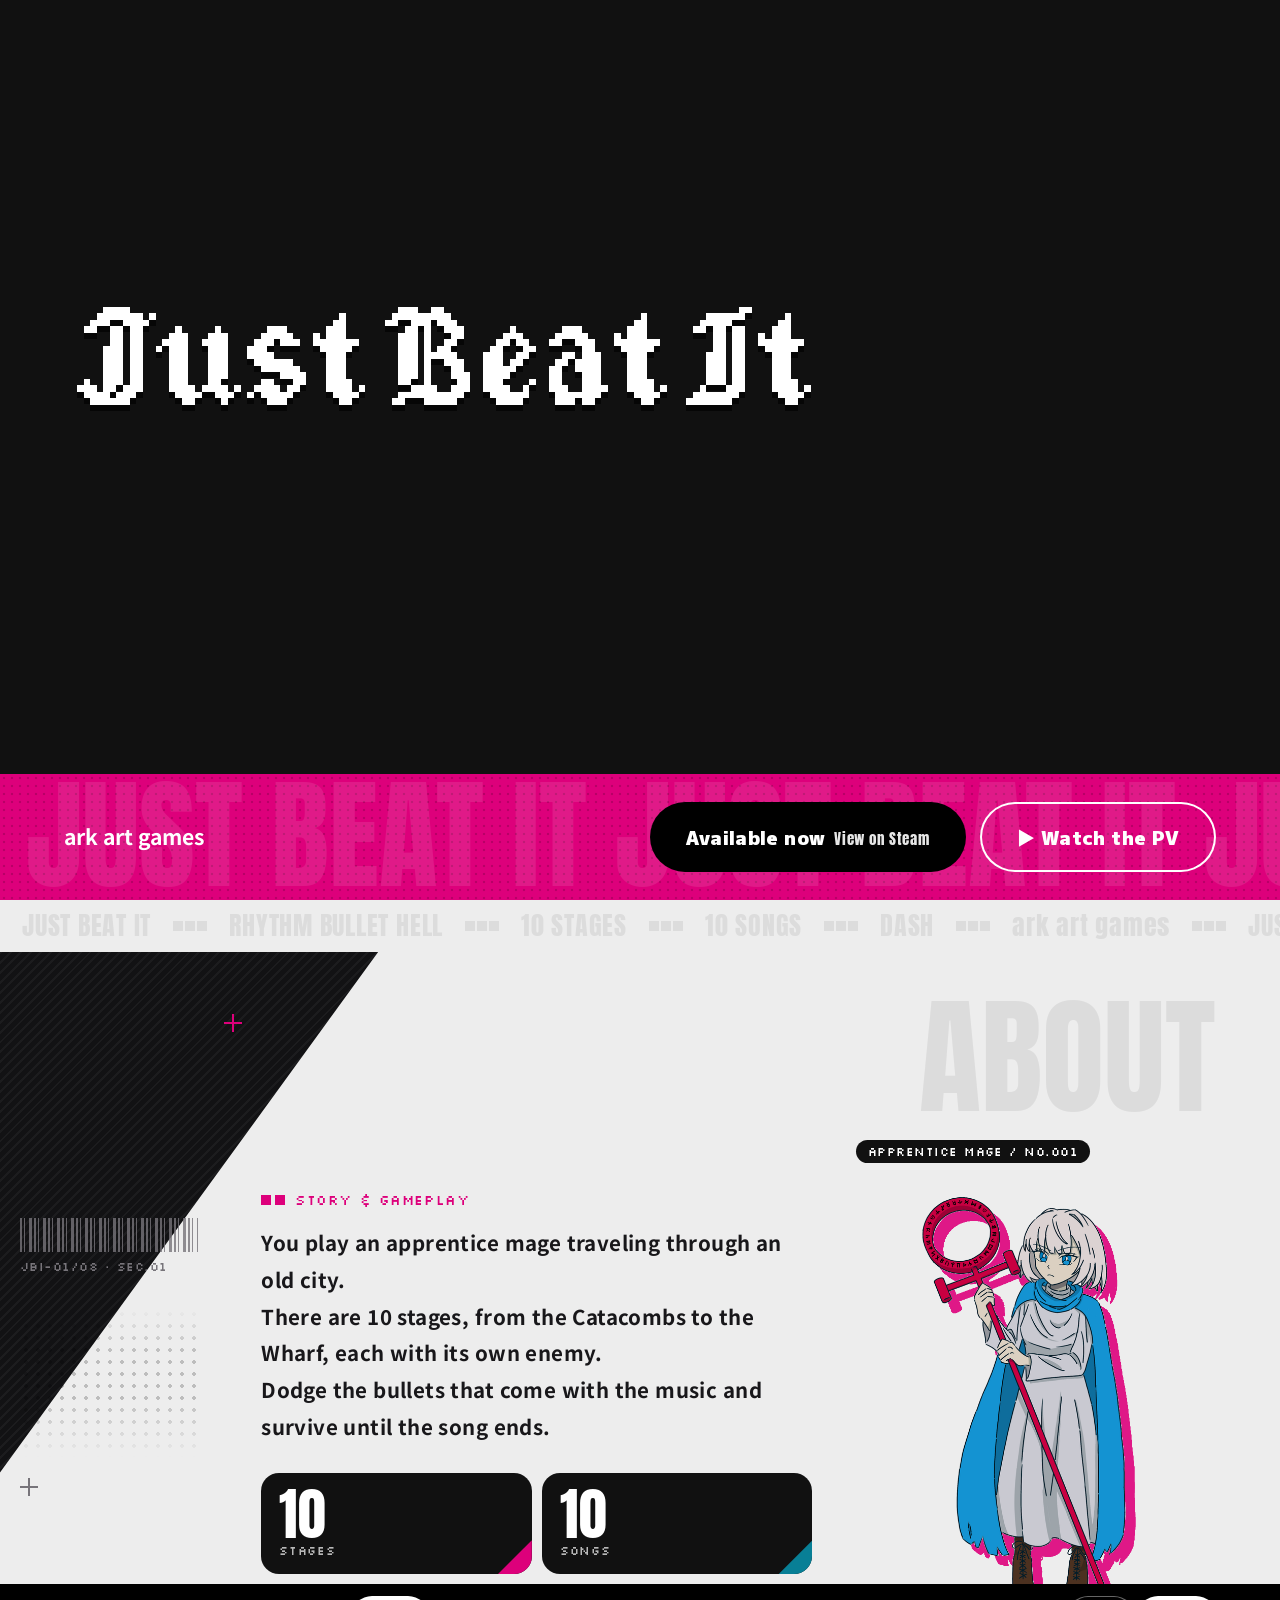
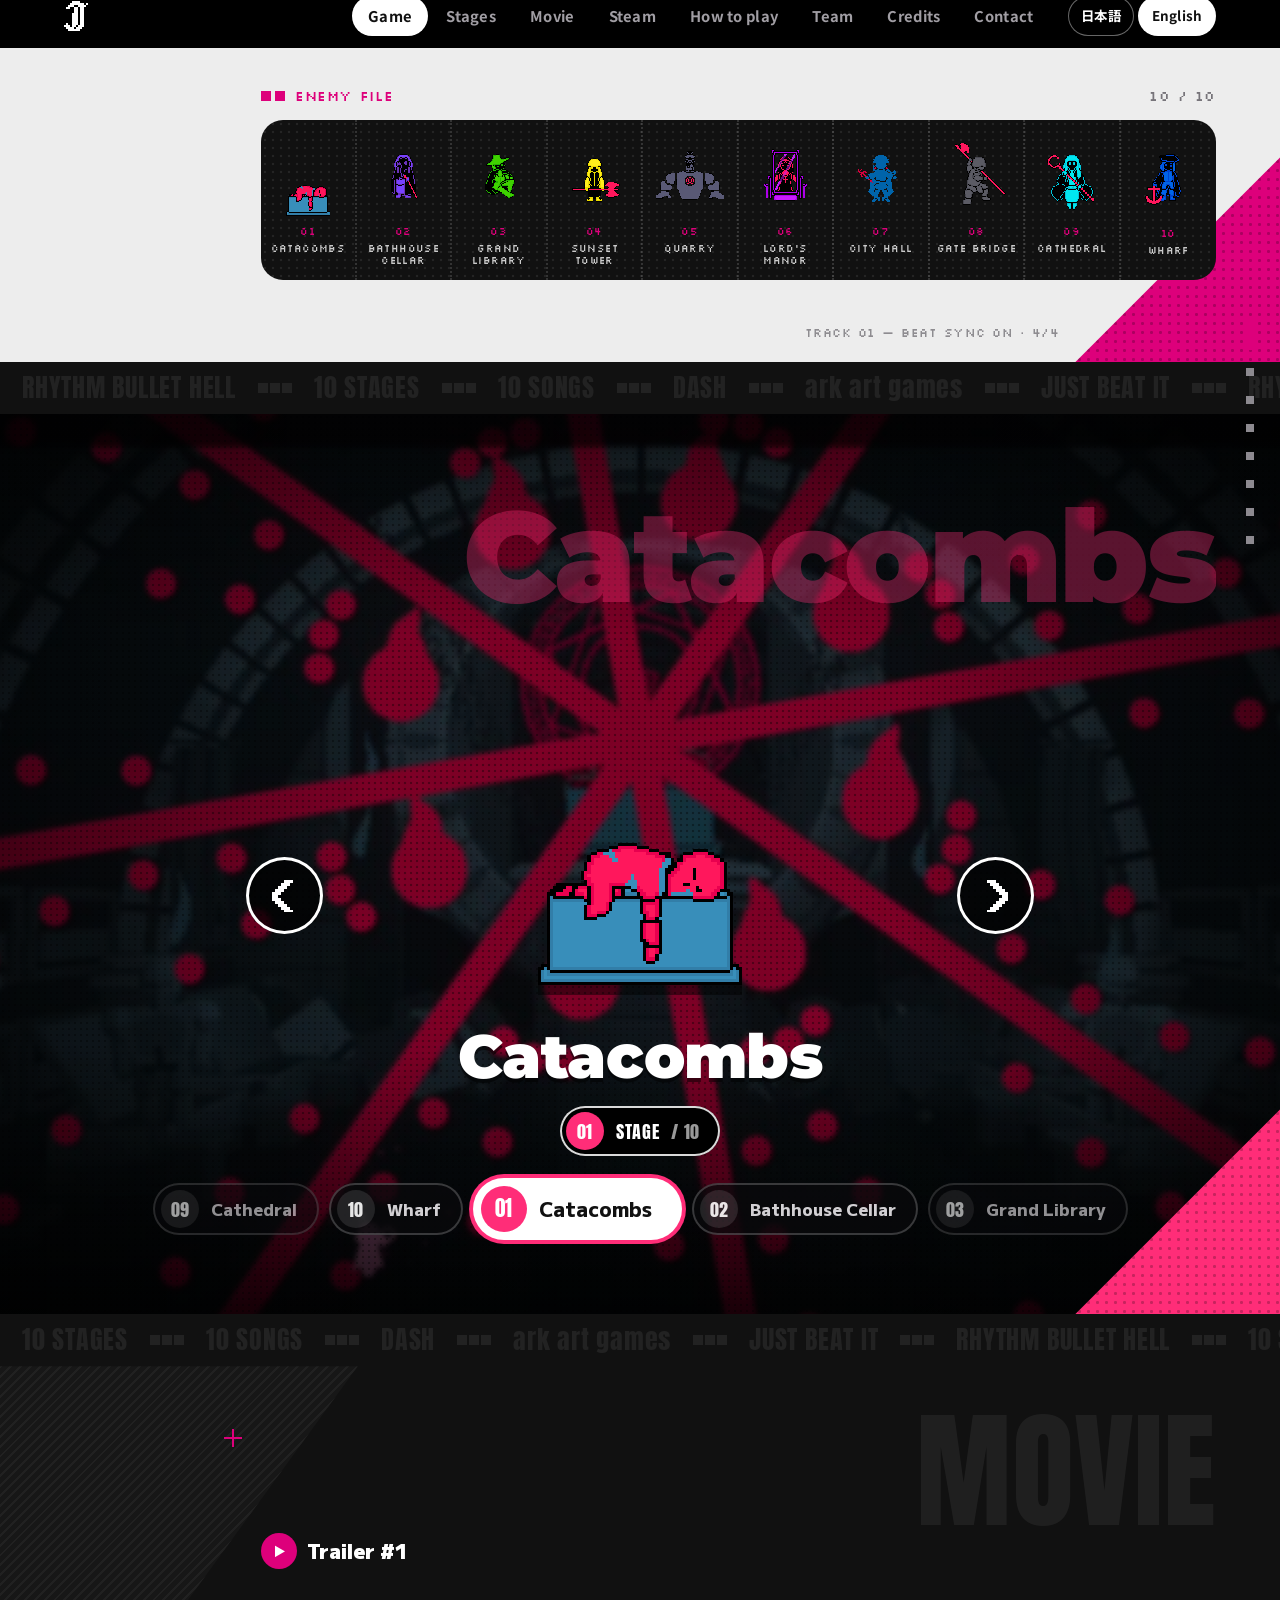
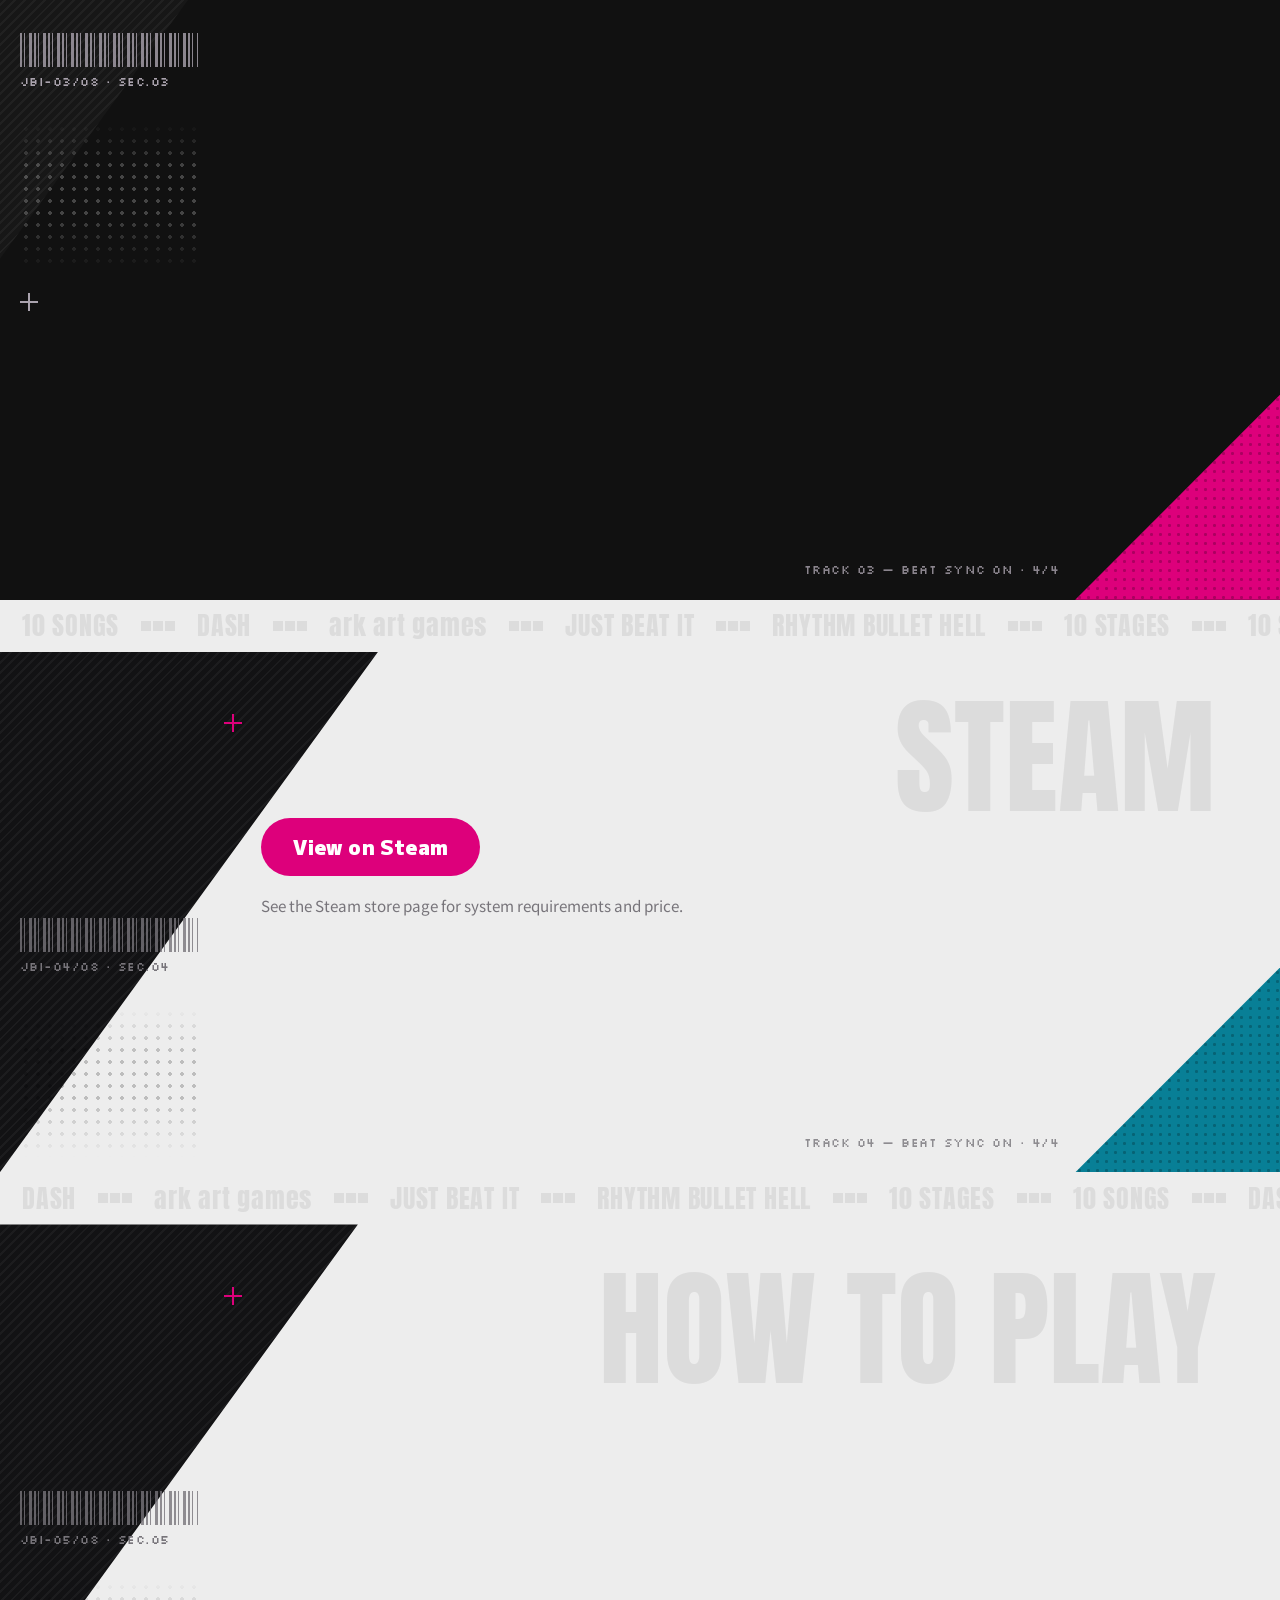
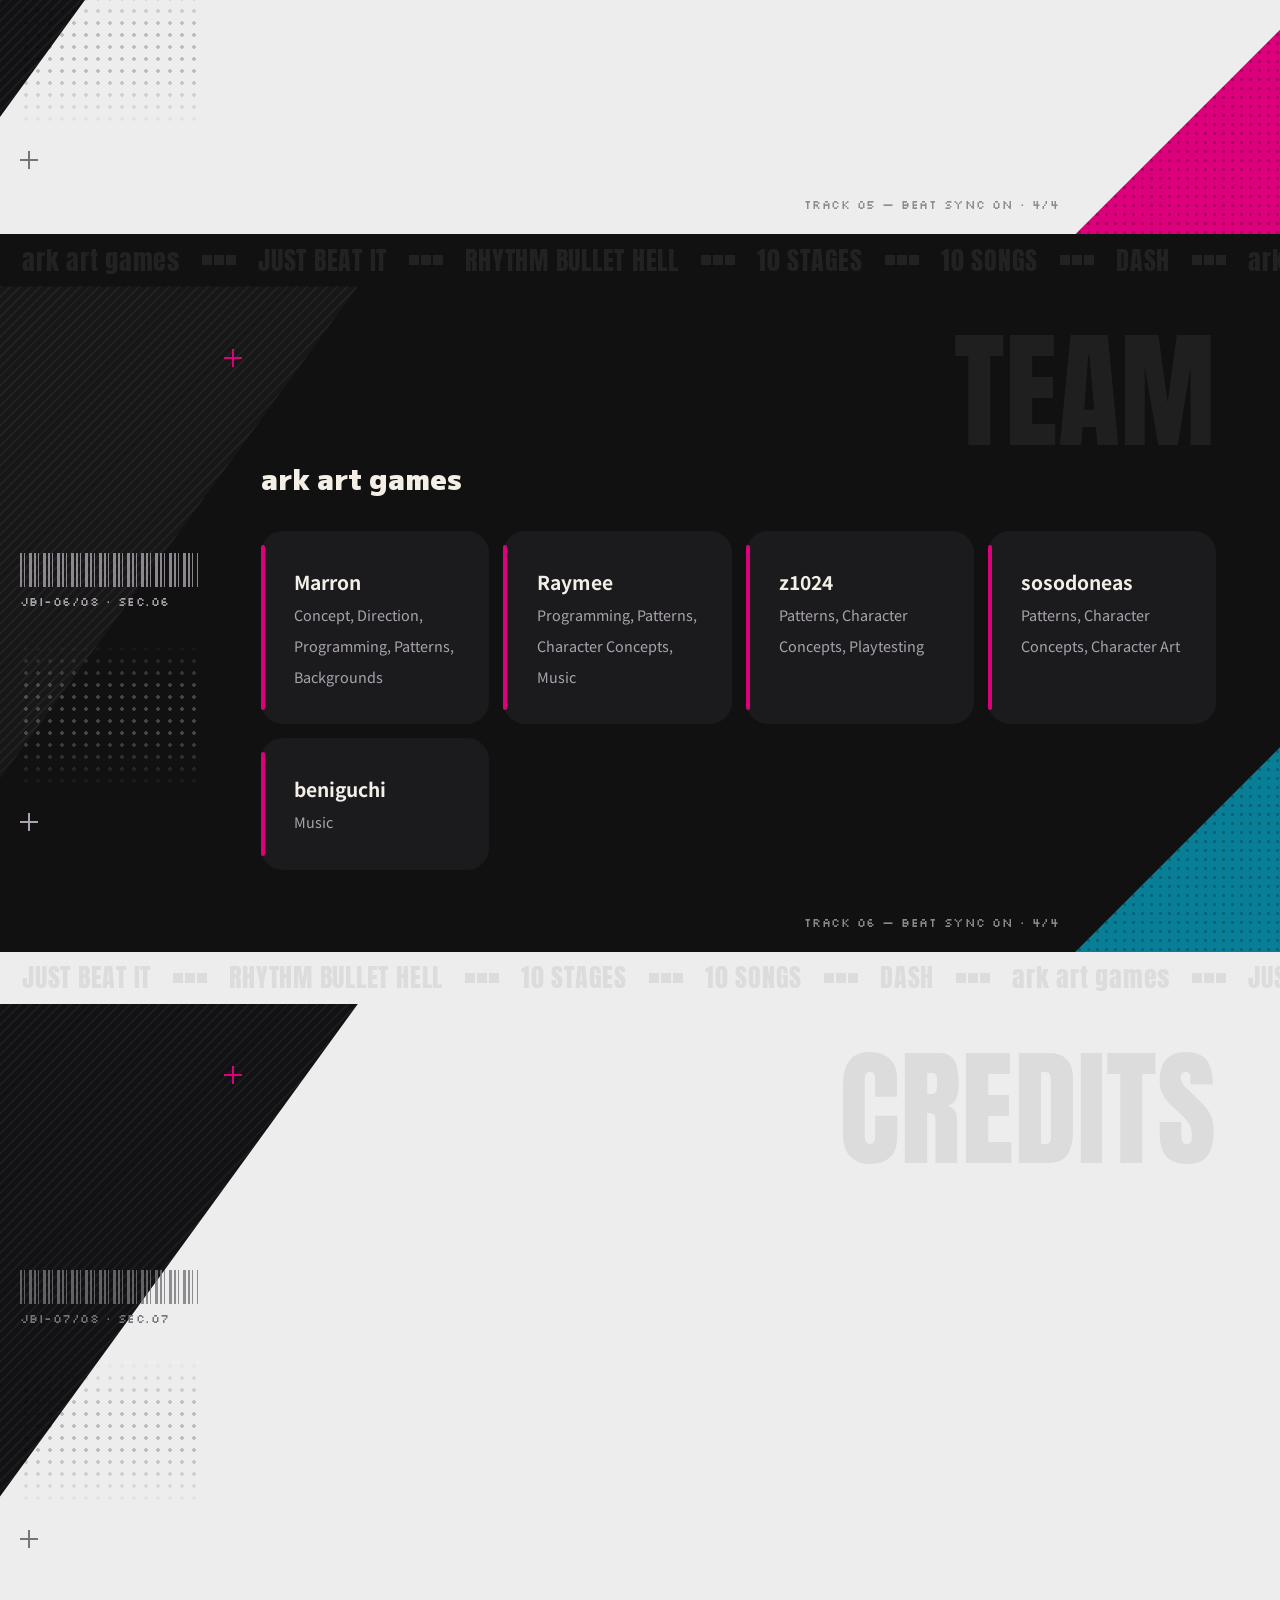
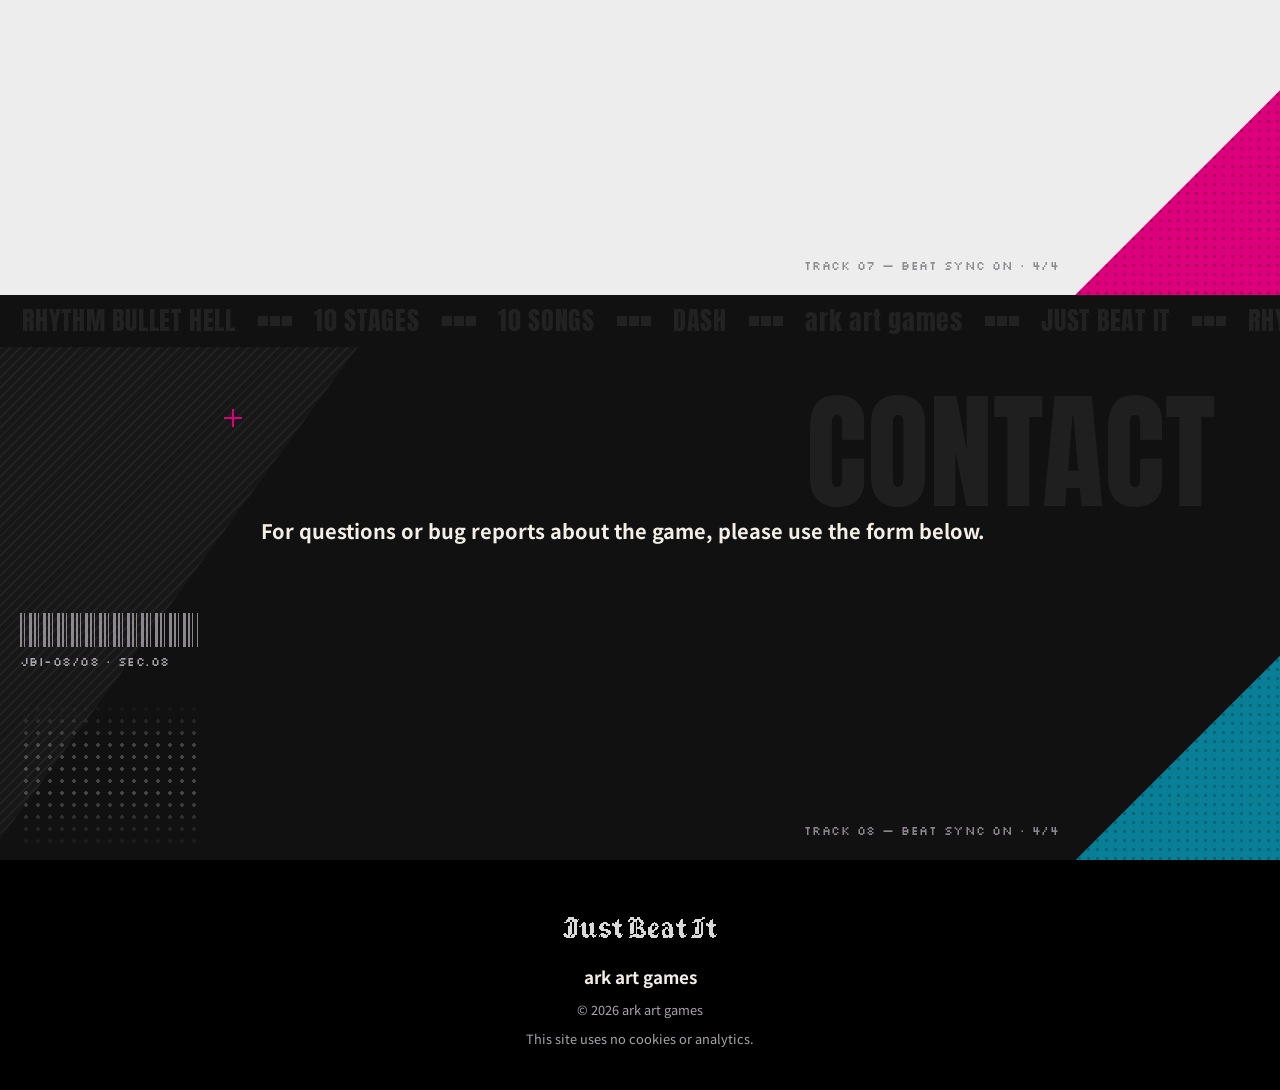
<file: download/index.html>
<!doctype html>
<html lang="ja">
<head>
<meta charset="utf-8">
<meta name="viewport" content="width=device-width,initial-scale=1">
<title>Just Beat It</title>
<meta name="robots" content="noindex">
<link rel="canonical" href="https://raymee675.github.io/Just-Beat-It/">
<meta http-equiv="refresh" content="0; url=../#steam">
<style>body{margin:0;min-height:100vh;display:grid;place-items:center;background:#0b0a0e;color:#f3eee6;font-family:"Noto Serif JP",serif}a{color:#fff}</style>
</head>
<body>
<p><a href="../#steam">Just Beat It →</a></p>
</body>
</html>
</file>
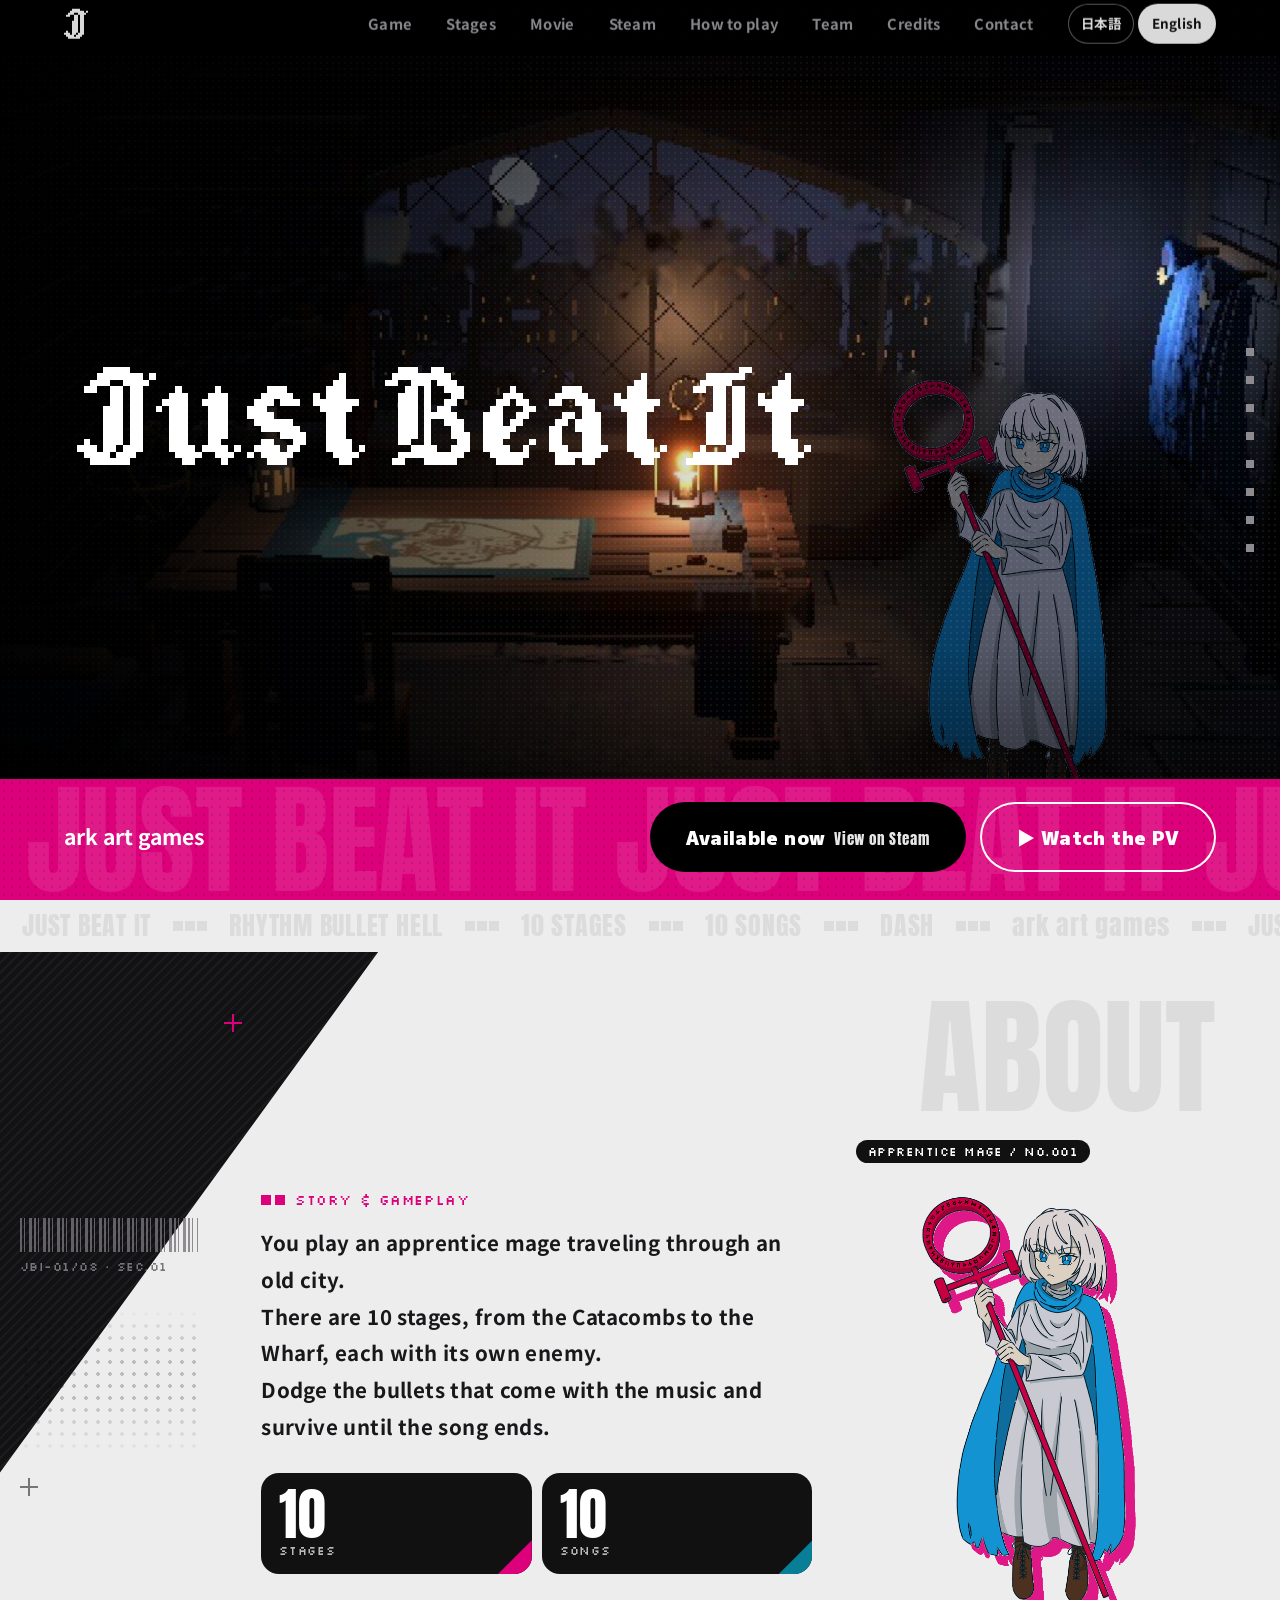
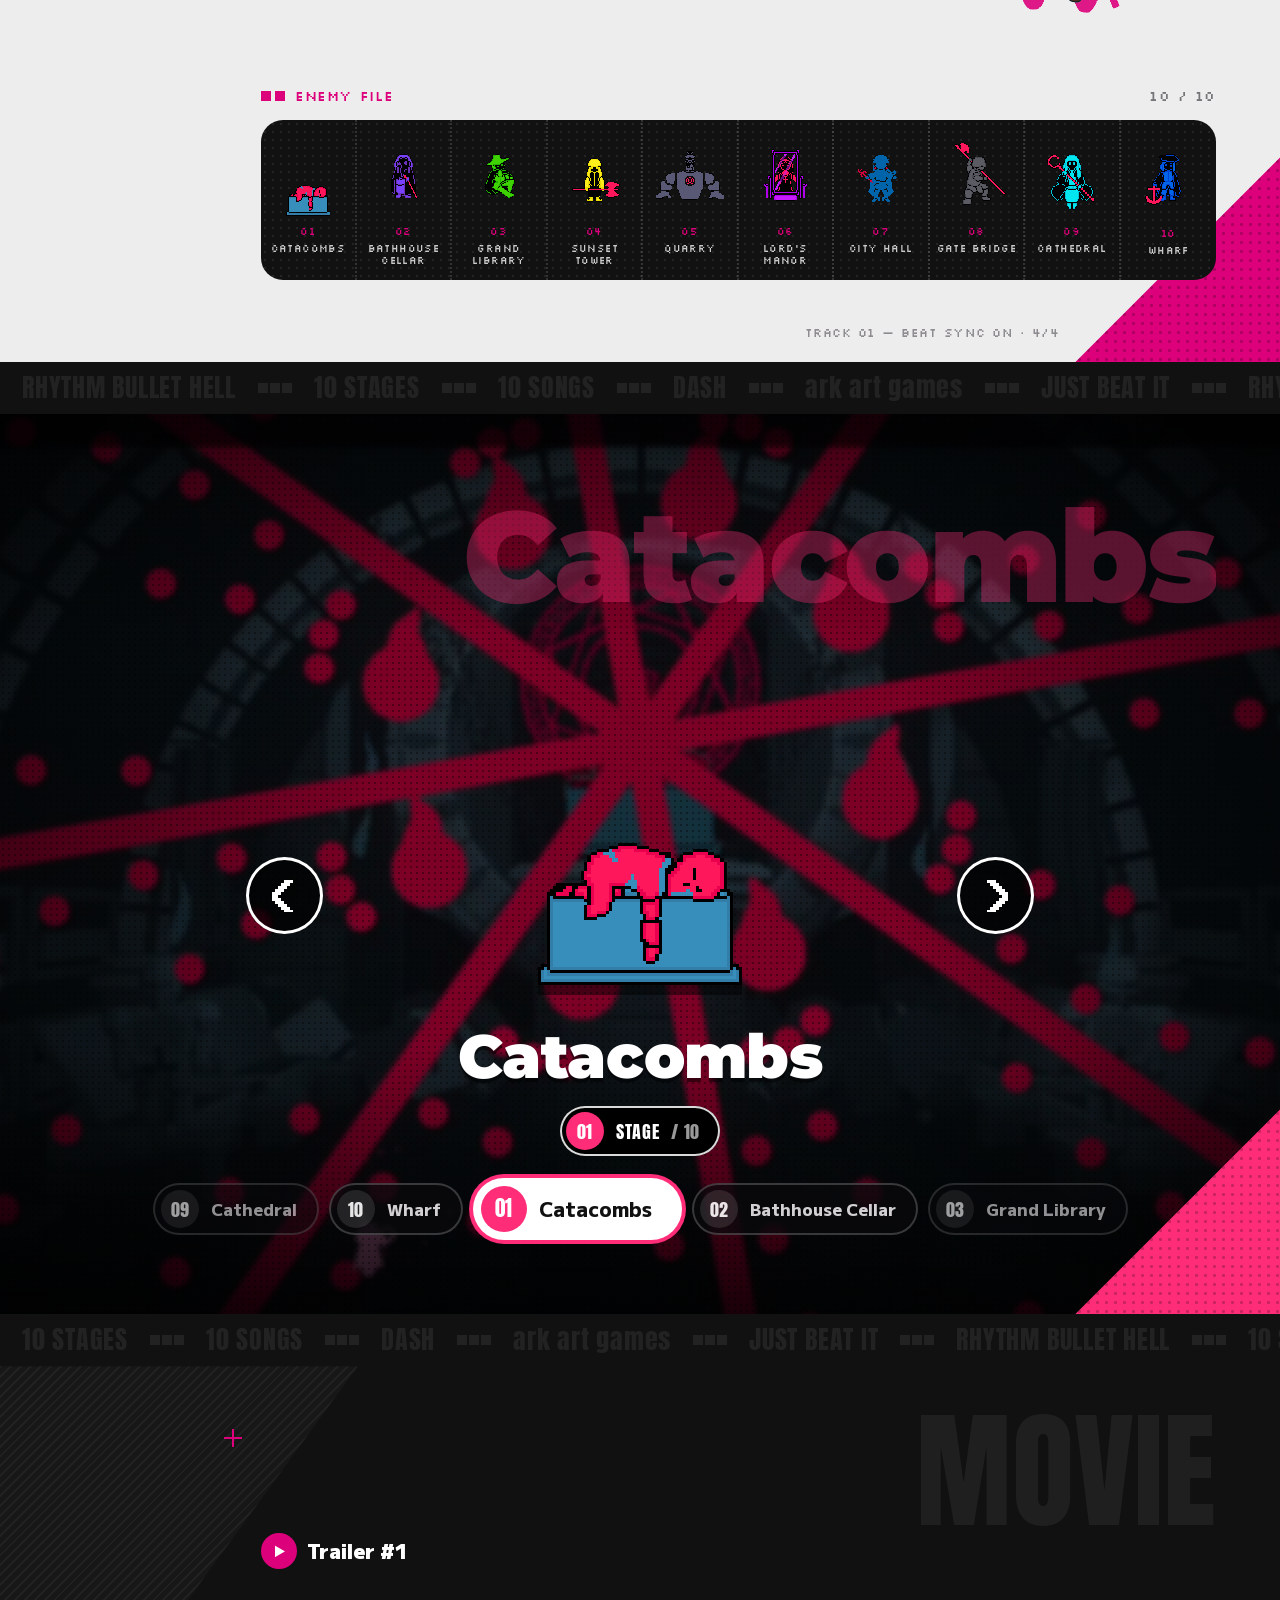
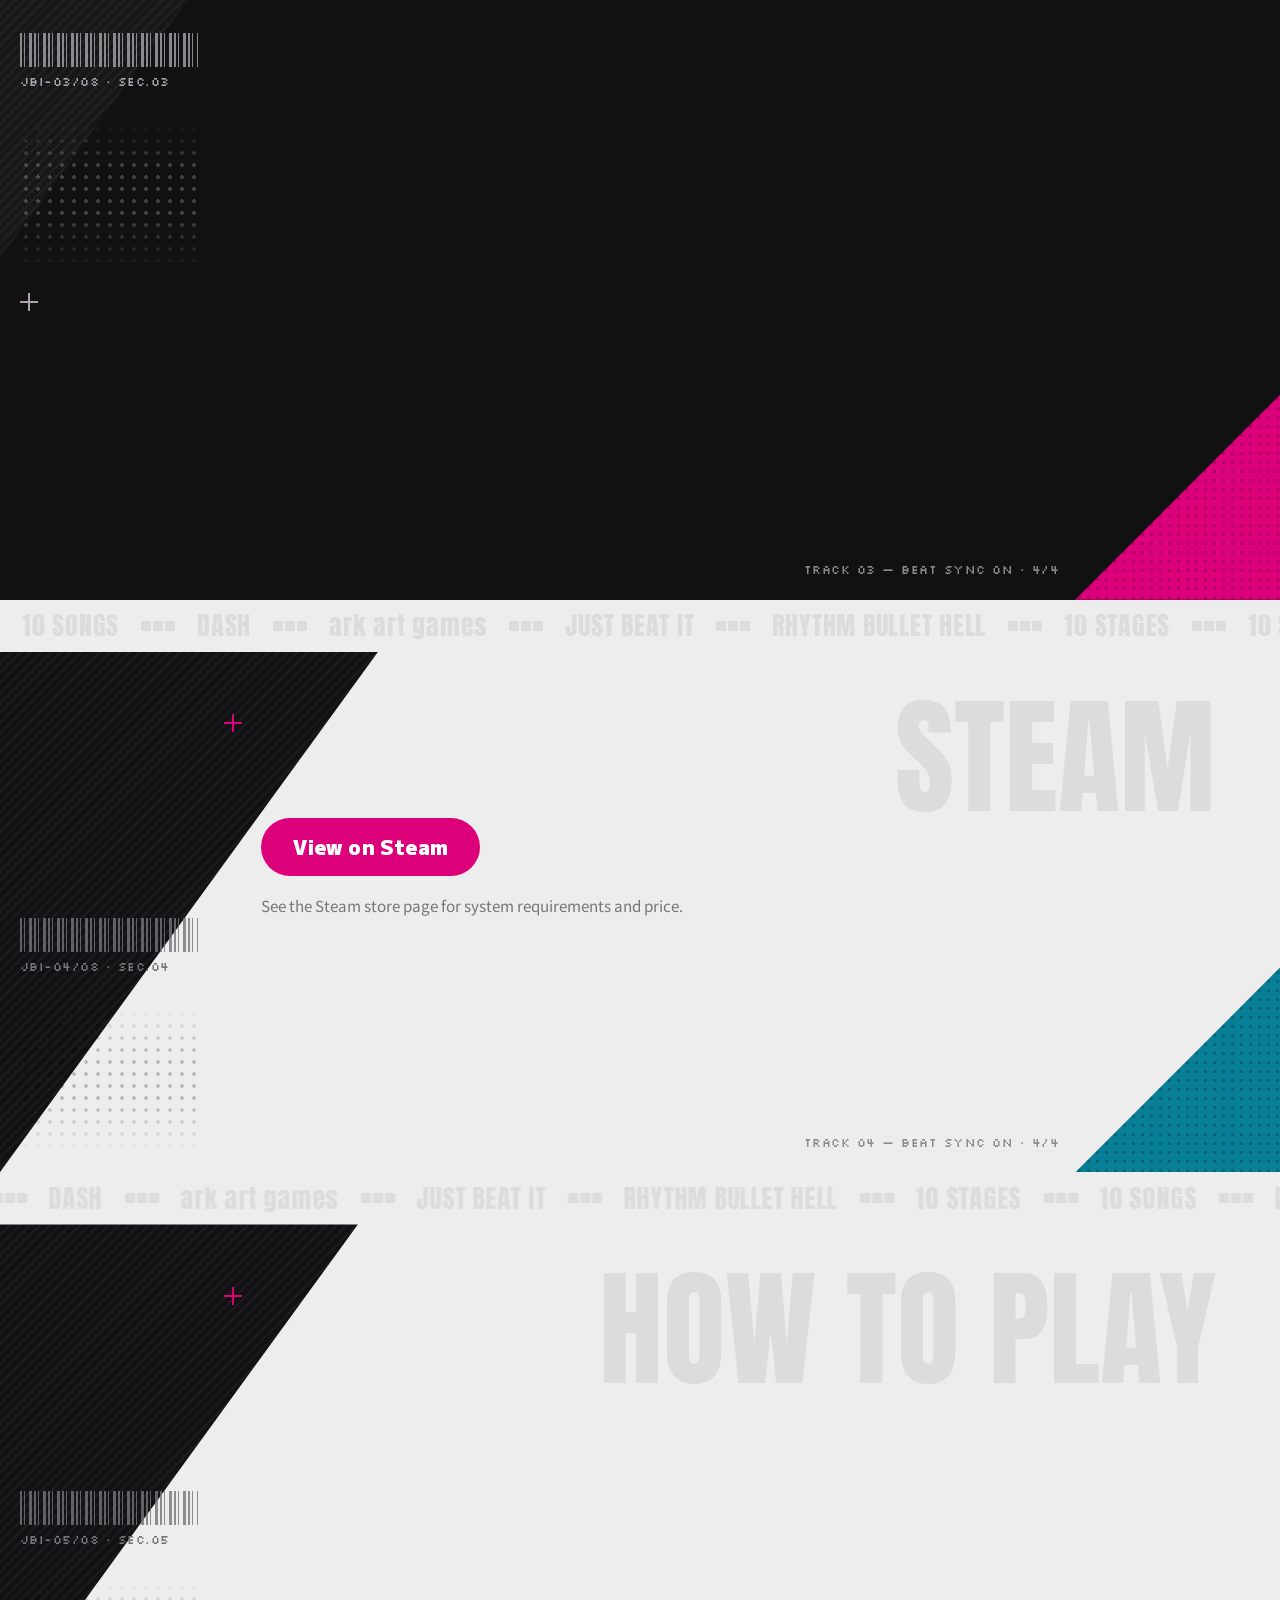
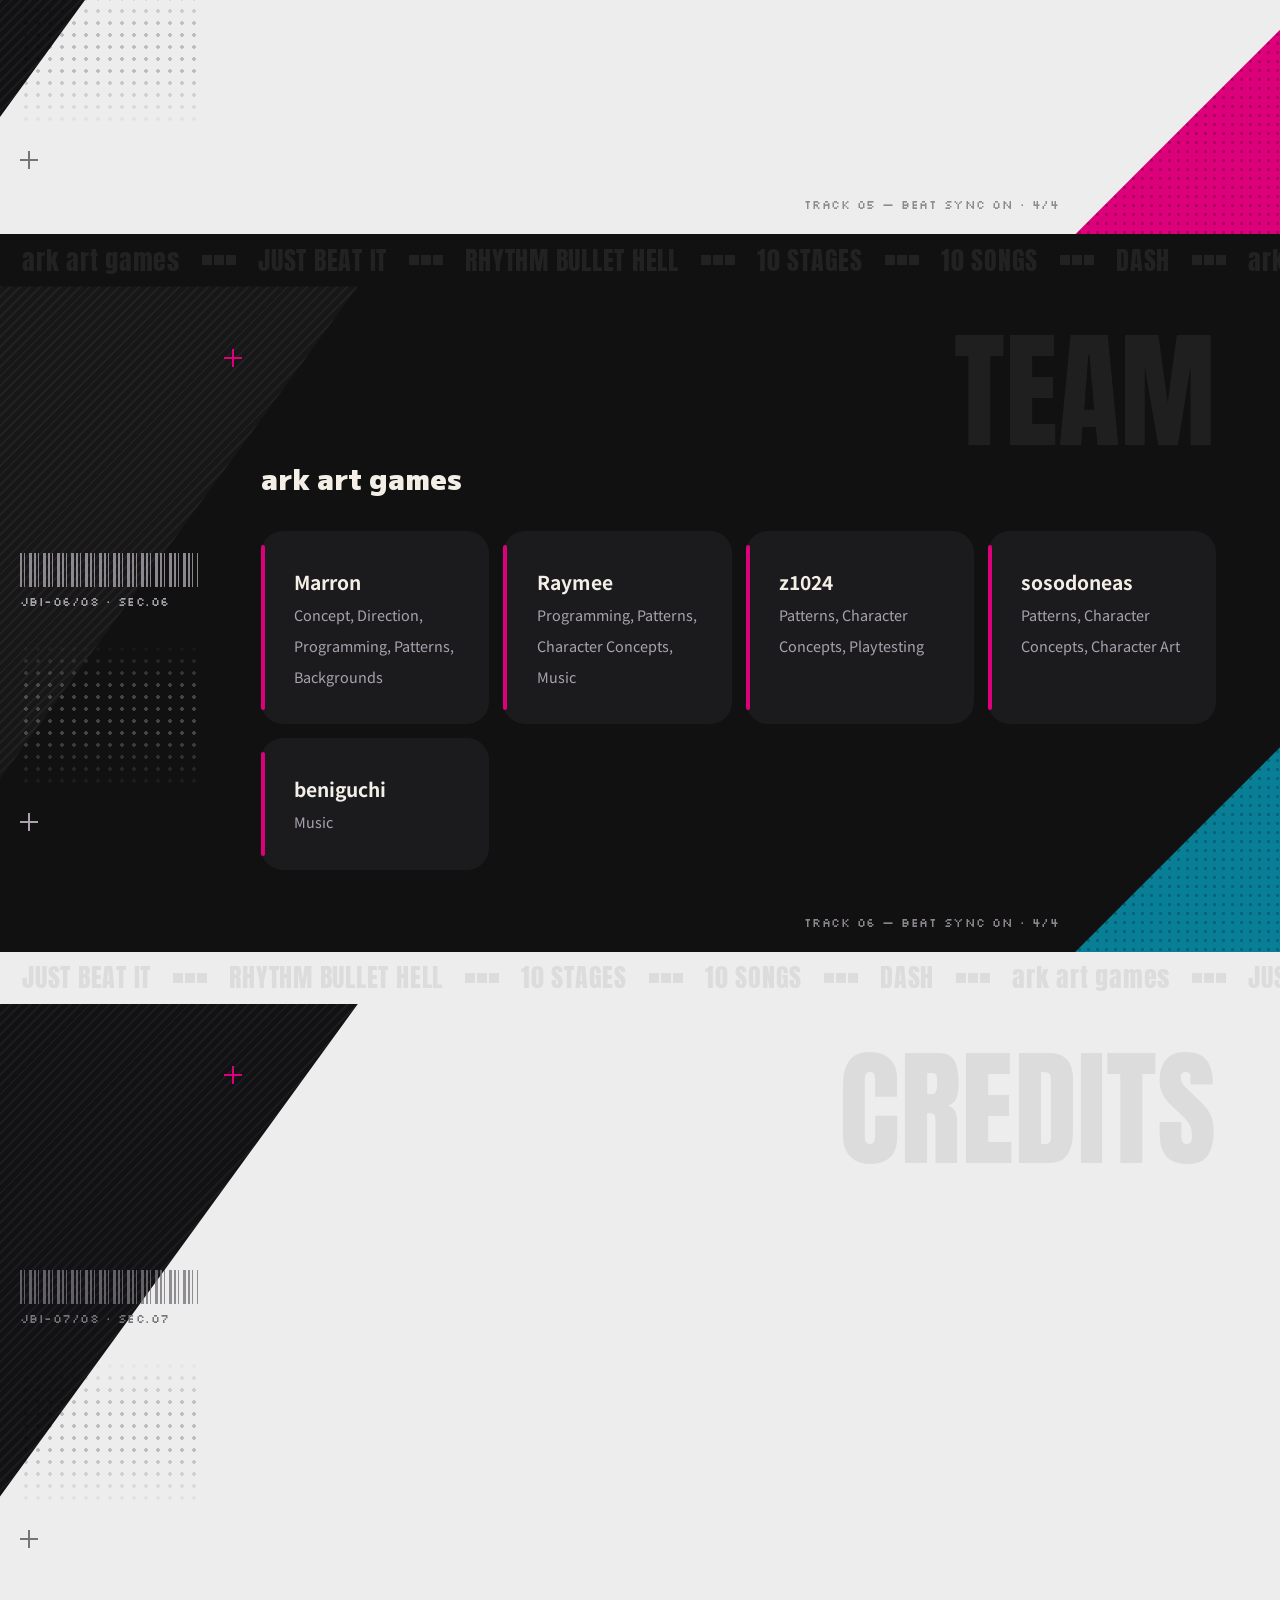
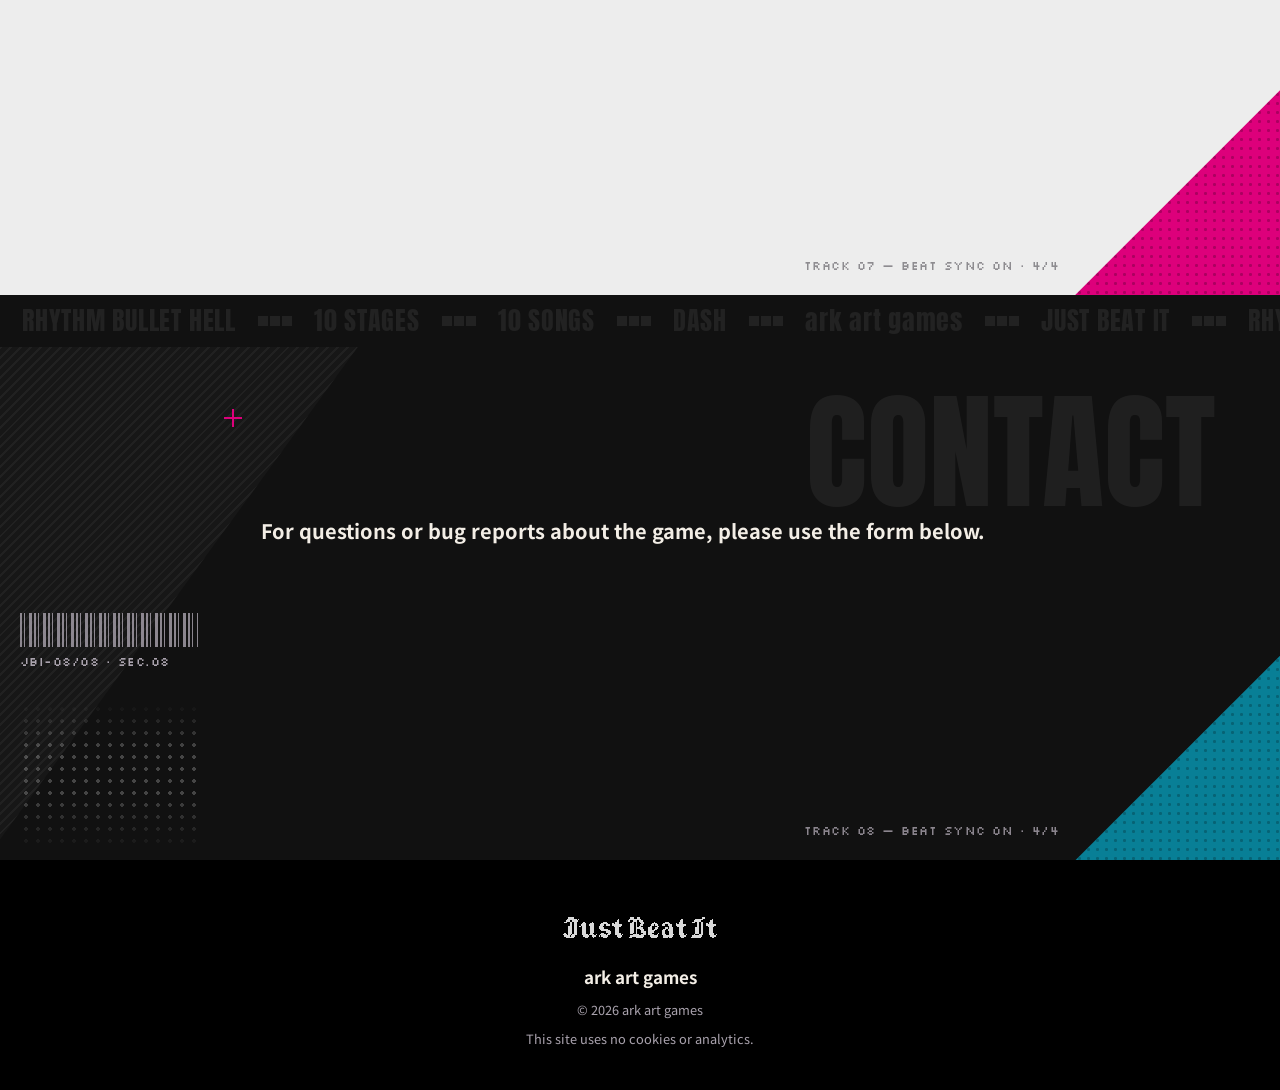
<file: en/index.html>
<!doctype html>
<html lang="ja">
<head>
<meta charset="utf-8">
<meta name="viewport" content="width=device-width,initial-scale=1">
<title>Just Beat It</title>
<meta name="robots" content="noindex">
<link rel="canonical" href="https://raymee675.github.io/Just-Beat-It/">
<meta http-equiv="refresh" content="0; url=../?lang=en">
<style>body{margin:0;min-height:100vh;display:grid;place-items:center;background:#0b0a0e;color:#f3eee6;font-family:"Noto Serif JP",serif}a{color:#fff}</style>
</head>
<body>
<p><a href="../?lang=en">Just Beat It →</a></p>
</body>
</html>
</file>
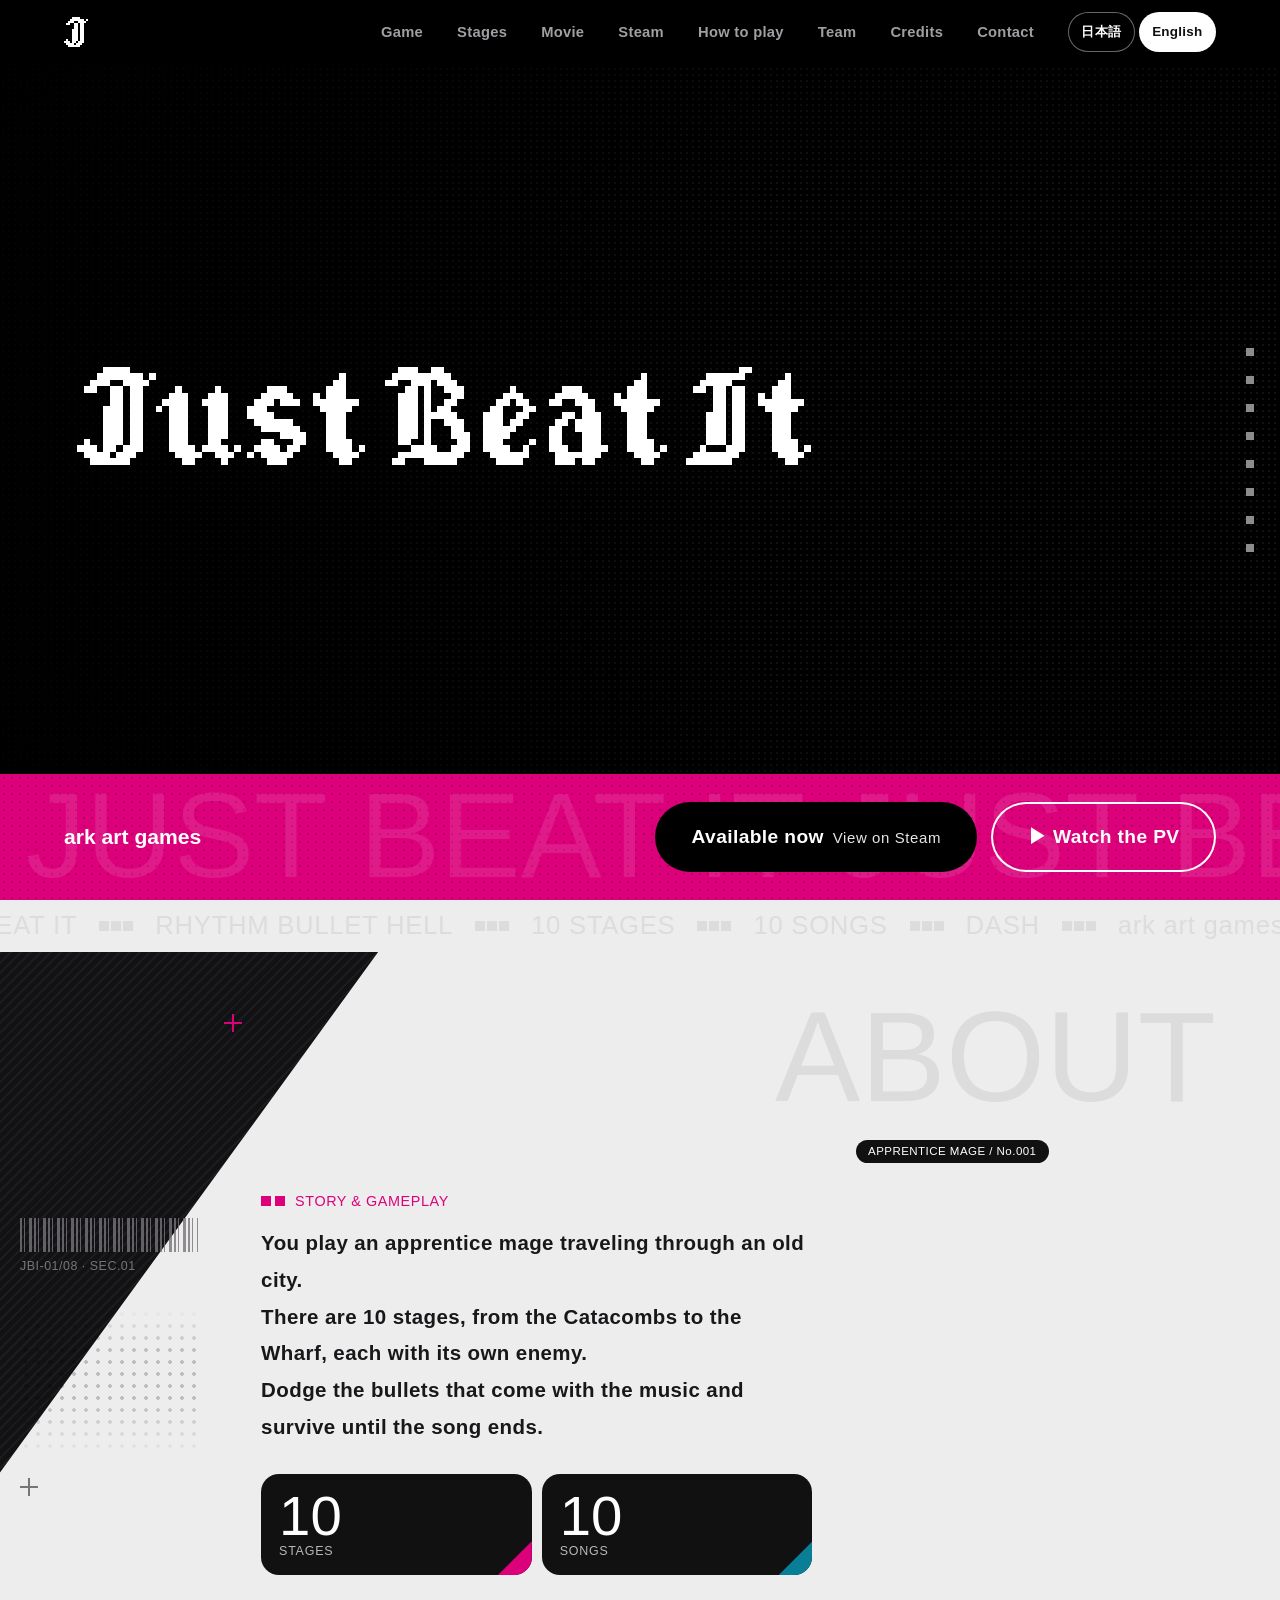
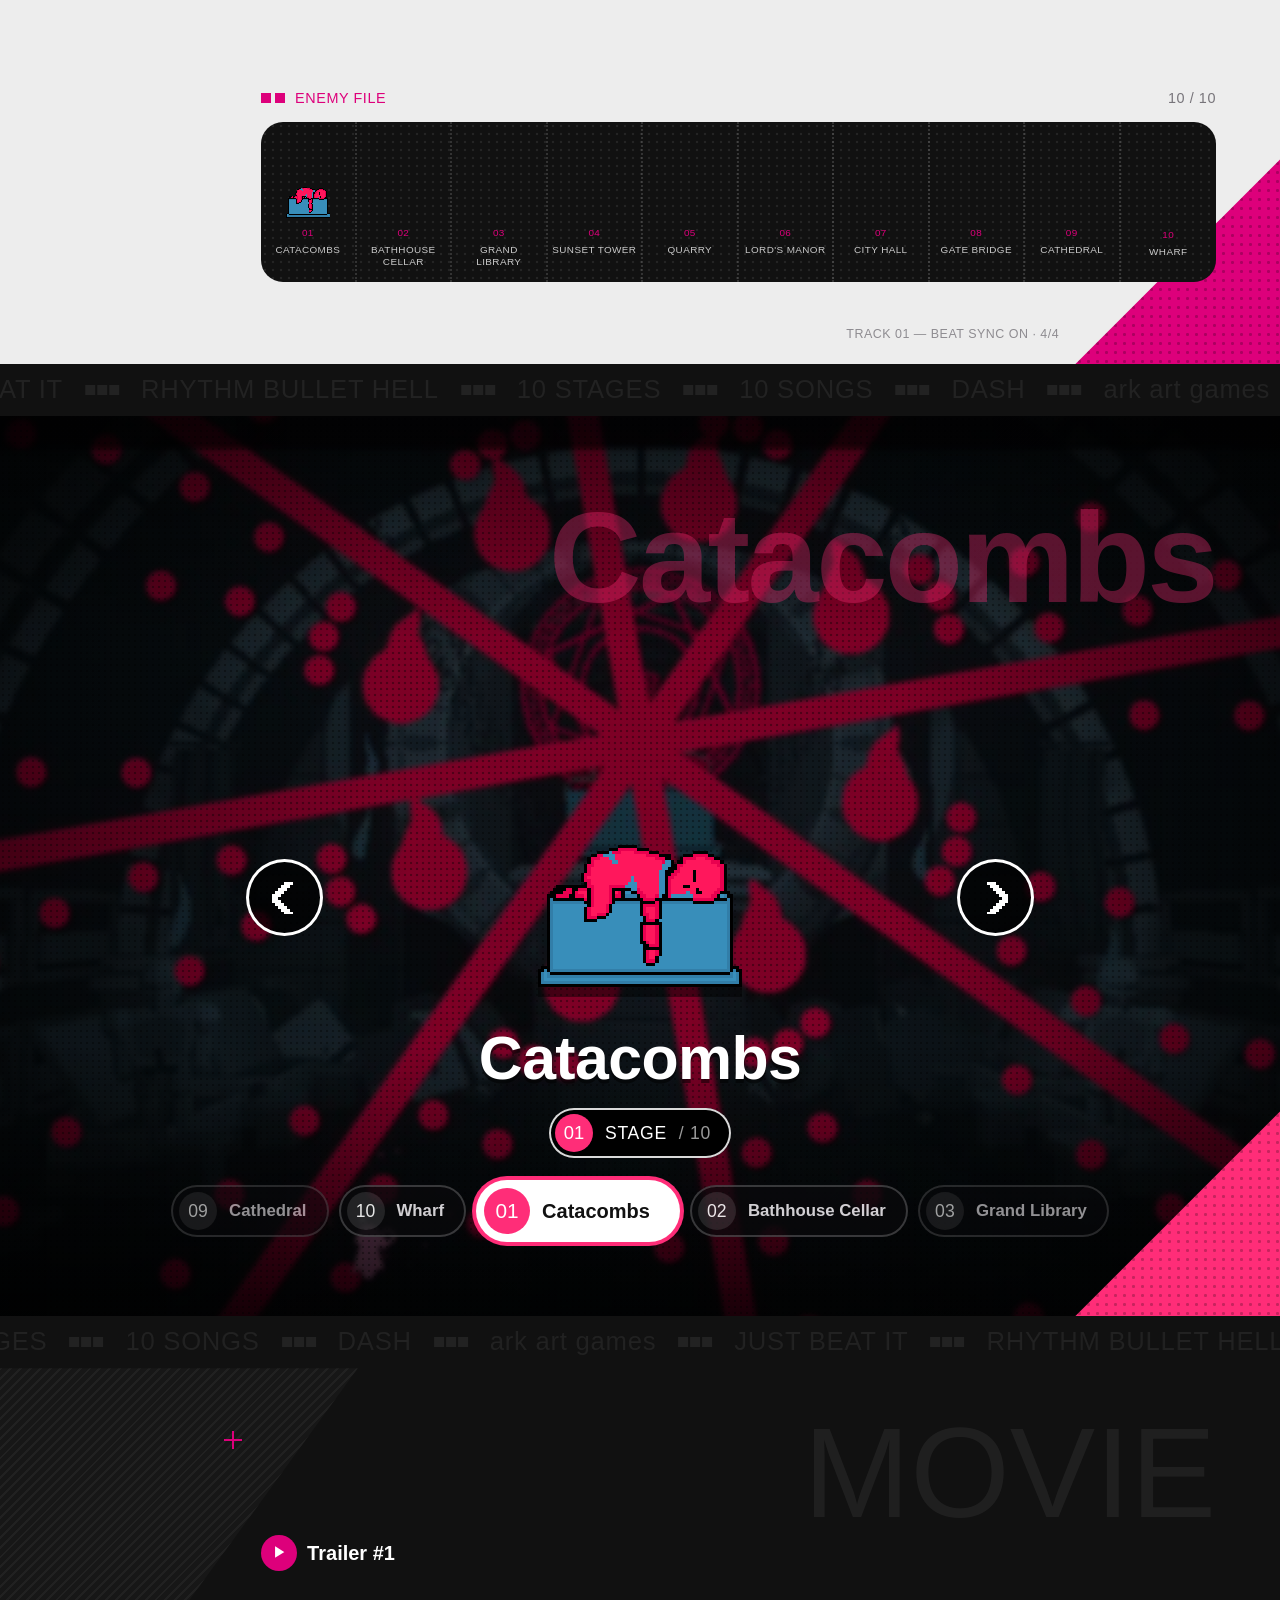
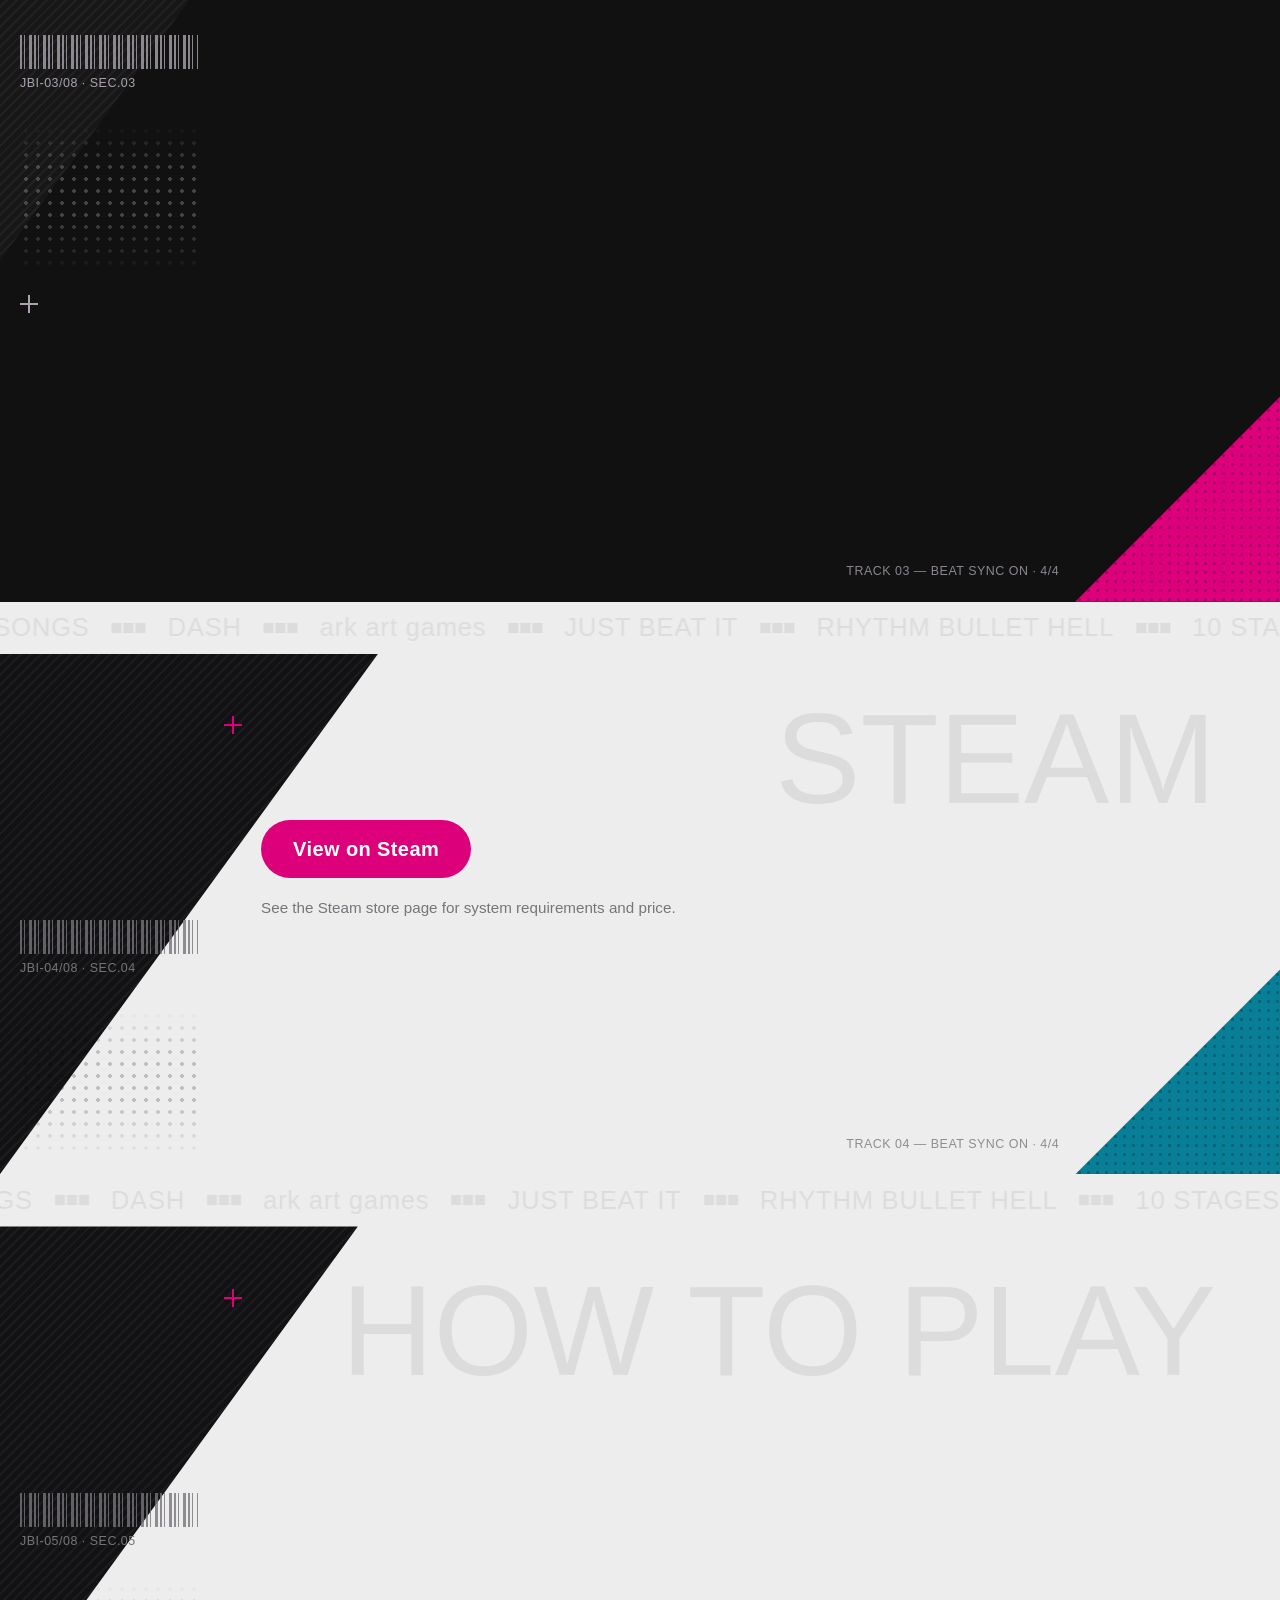
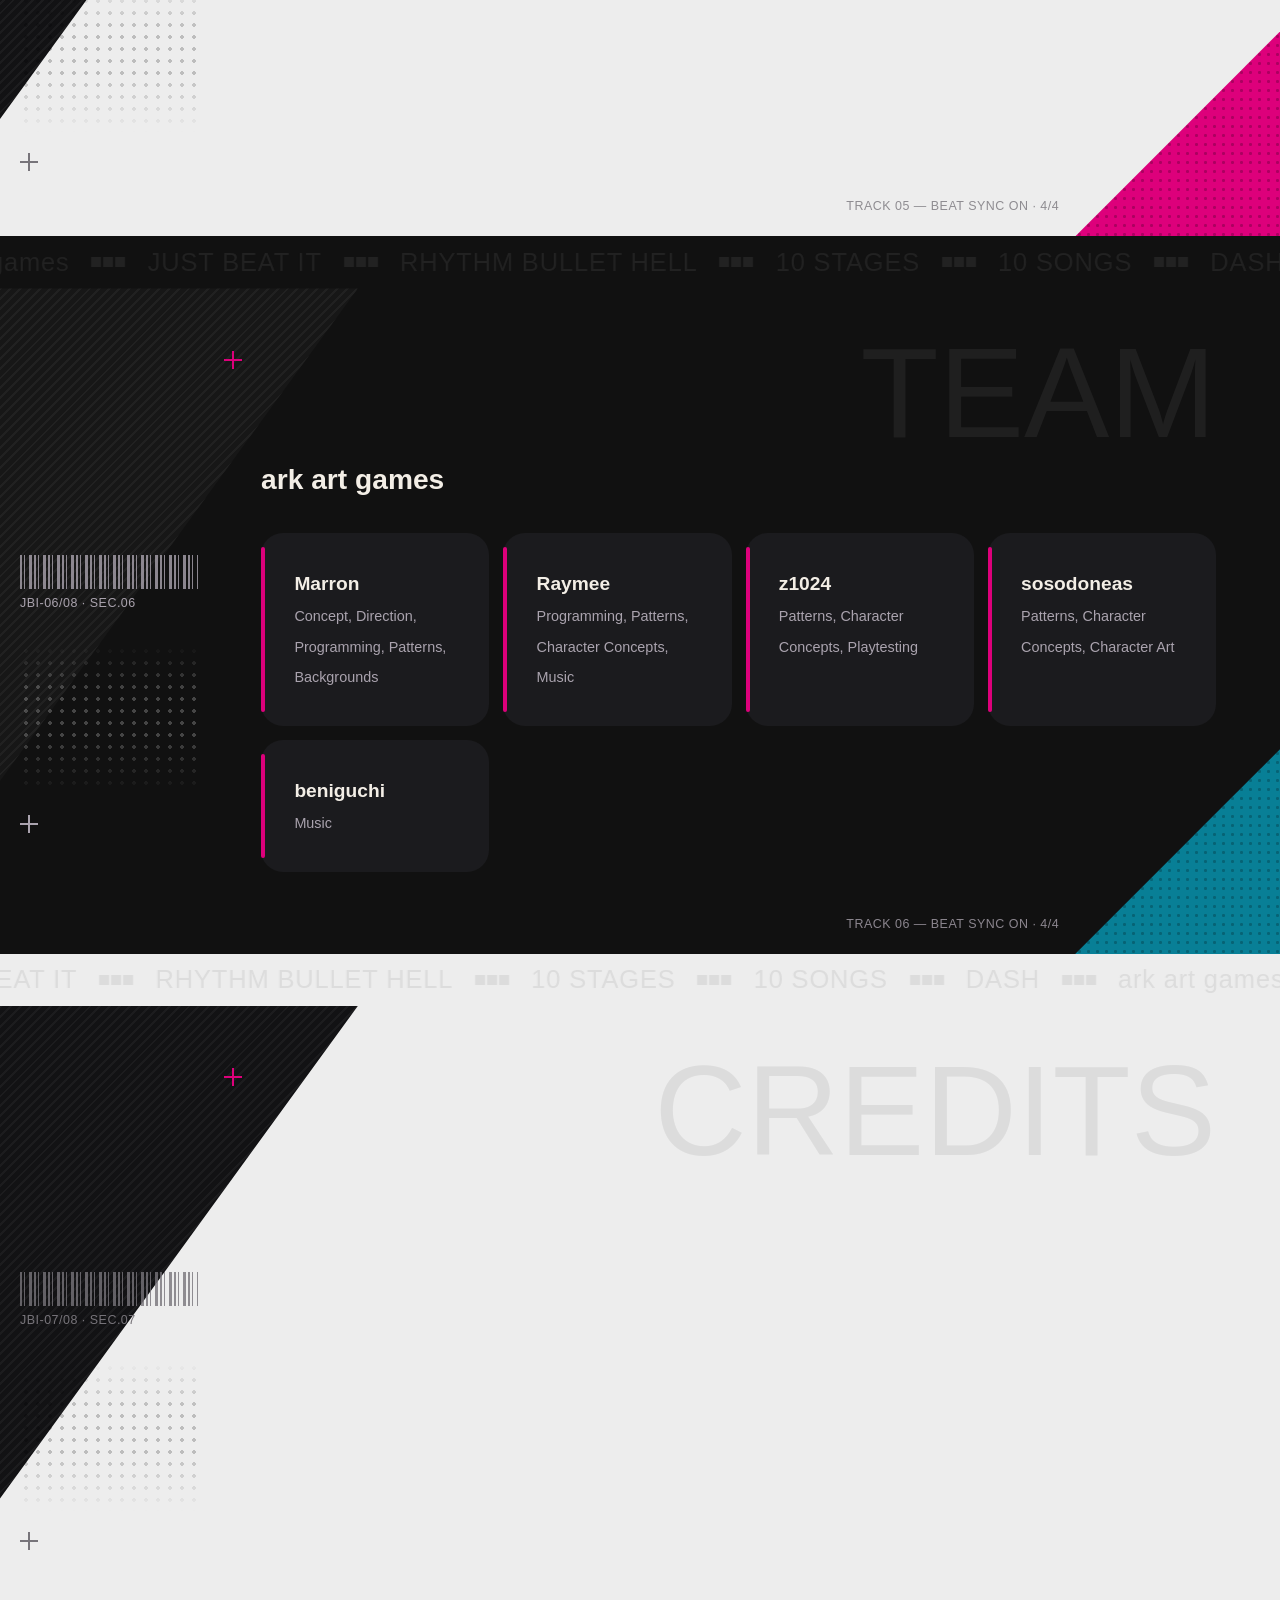
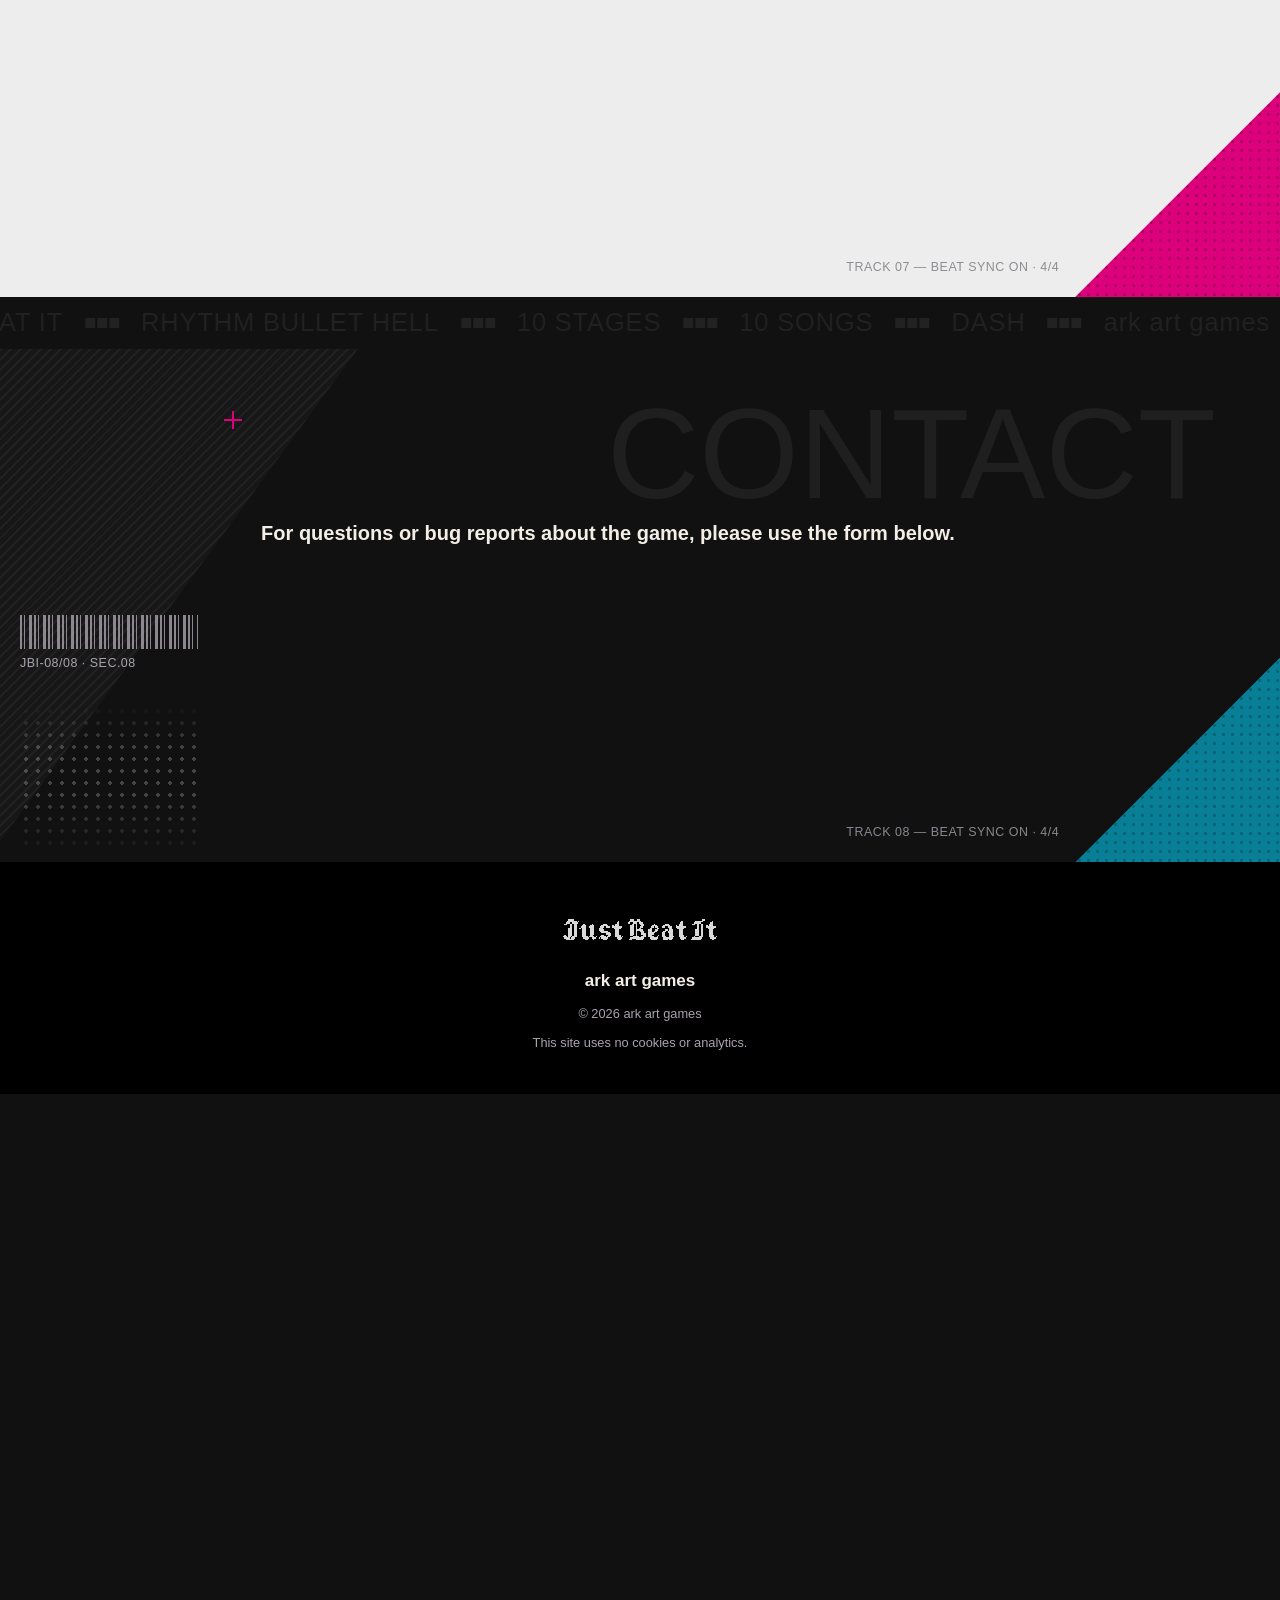
<file: manual/index.html>
<!doctype html>
<html lang="ja">
<head>
<meta charset="utf-8">
<meta name="viewport" content="width=device-width,initial-scale=1">
<title>Just Beat It</title>
<meta name="robots" content="noindex">
<link rel="canonical" href="https://raymee675.github.io/Just-Beat-It/">
<meta http-equiv="refresh" content="0; url=../#howto">
<style>body{margin:0;min-height:100vh;display:grid;place-items:center;background:#0b0a0e;color:#f3eee6;font-family:"Noto Serif JP",serif}a{color:#fff}</style>
</head>
<body>
<p><a href="../#howto">Just Beat It →</a></p>
</body>
</html>
</file>
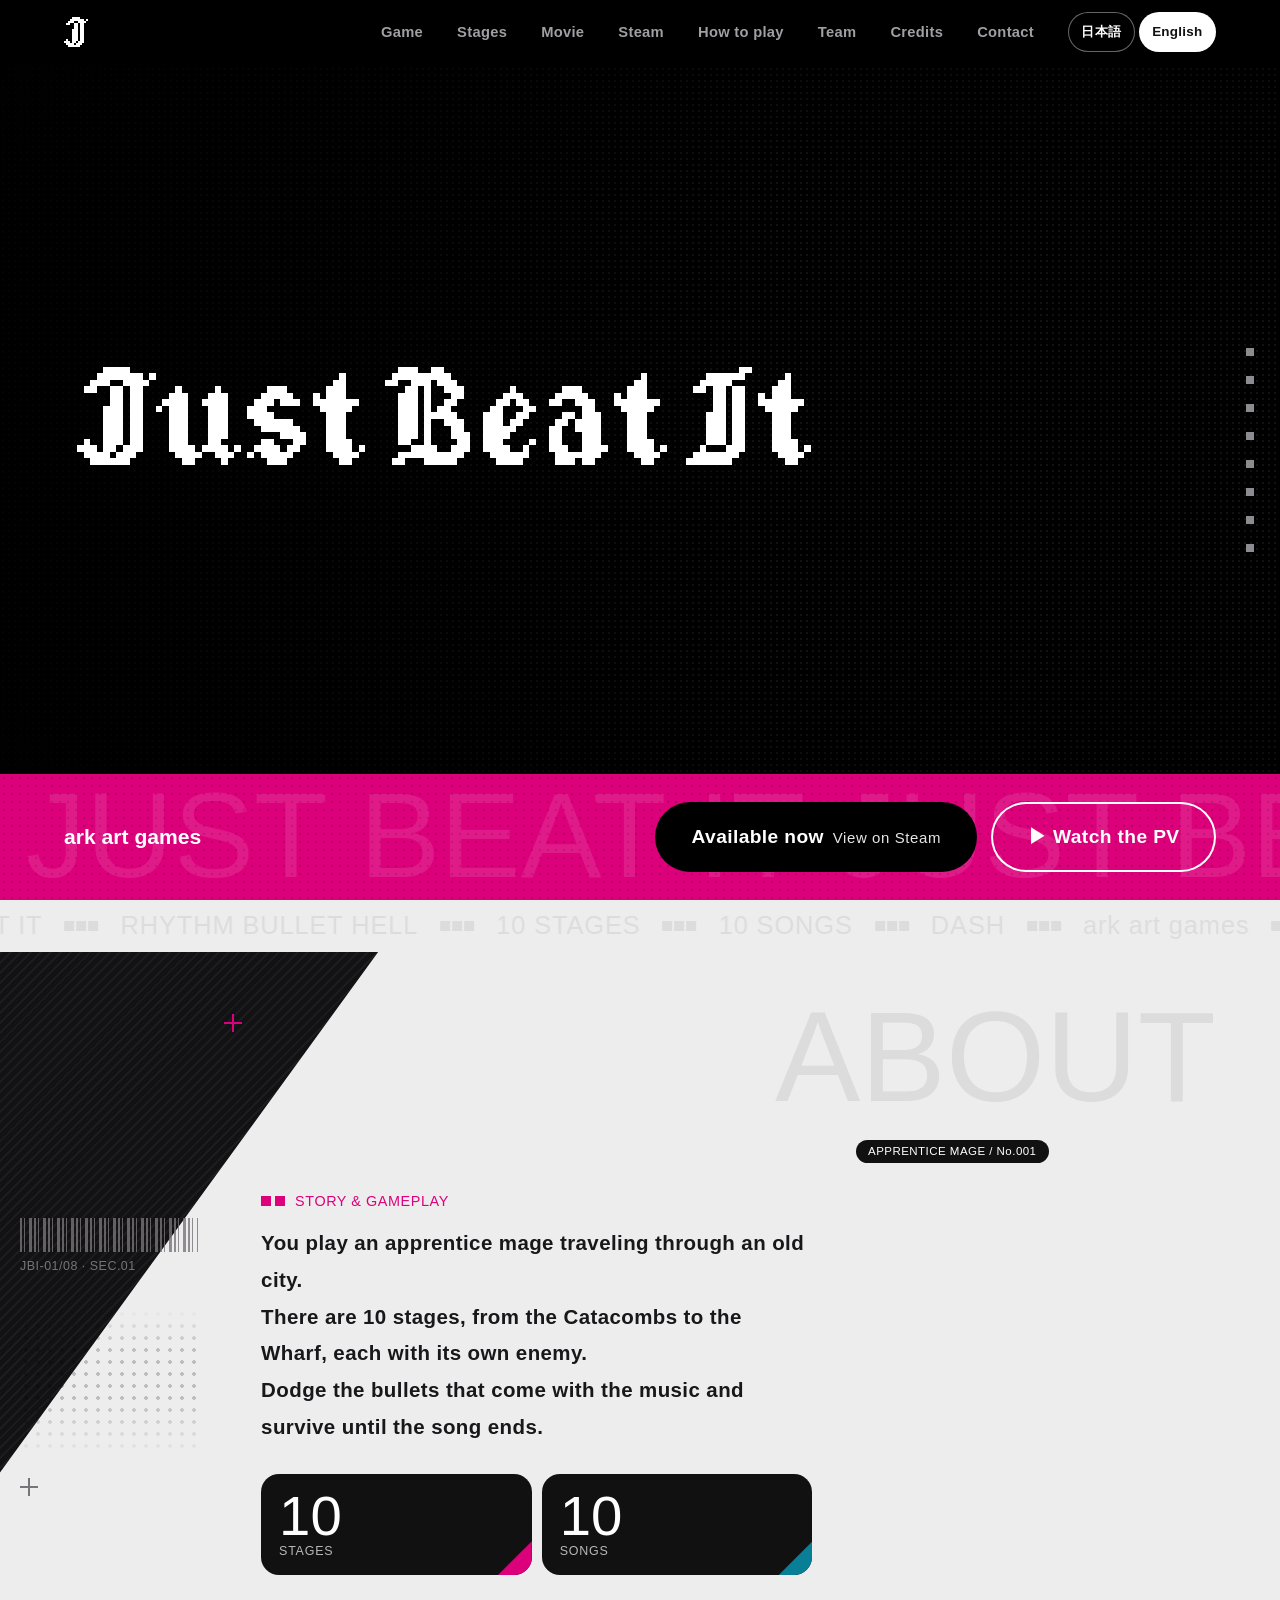
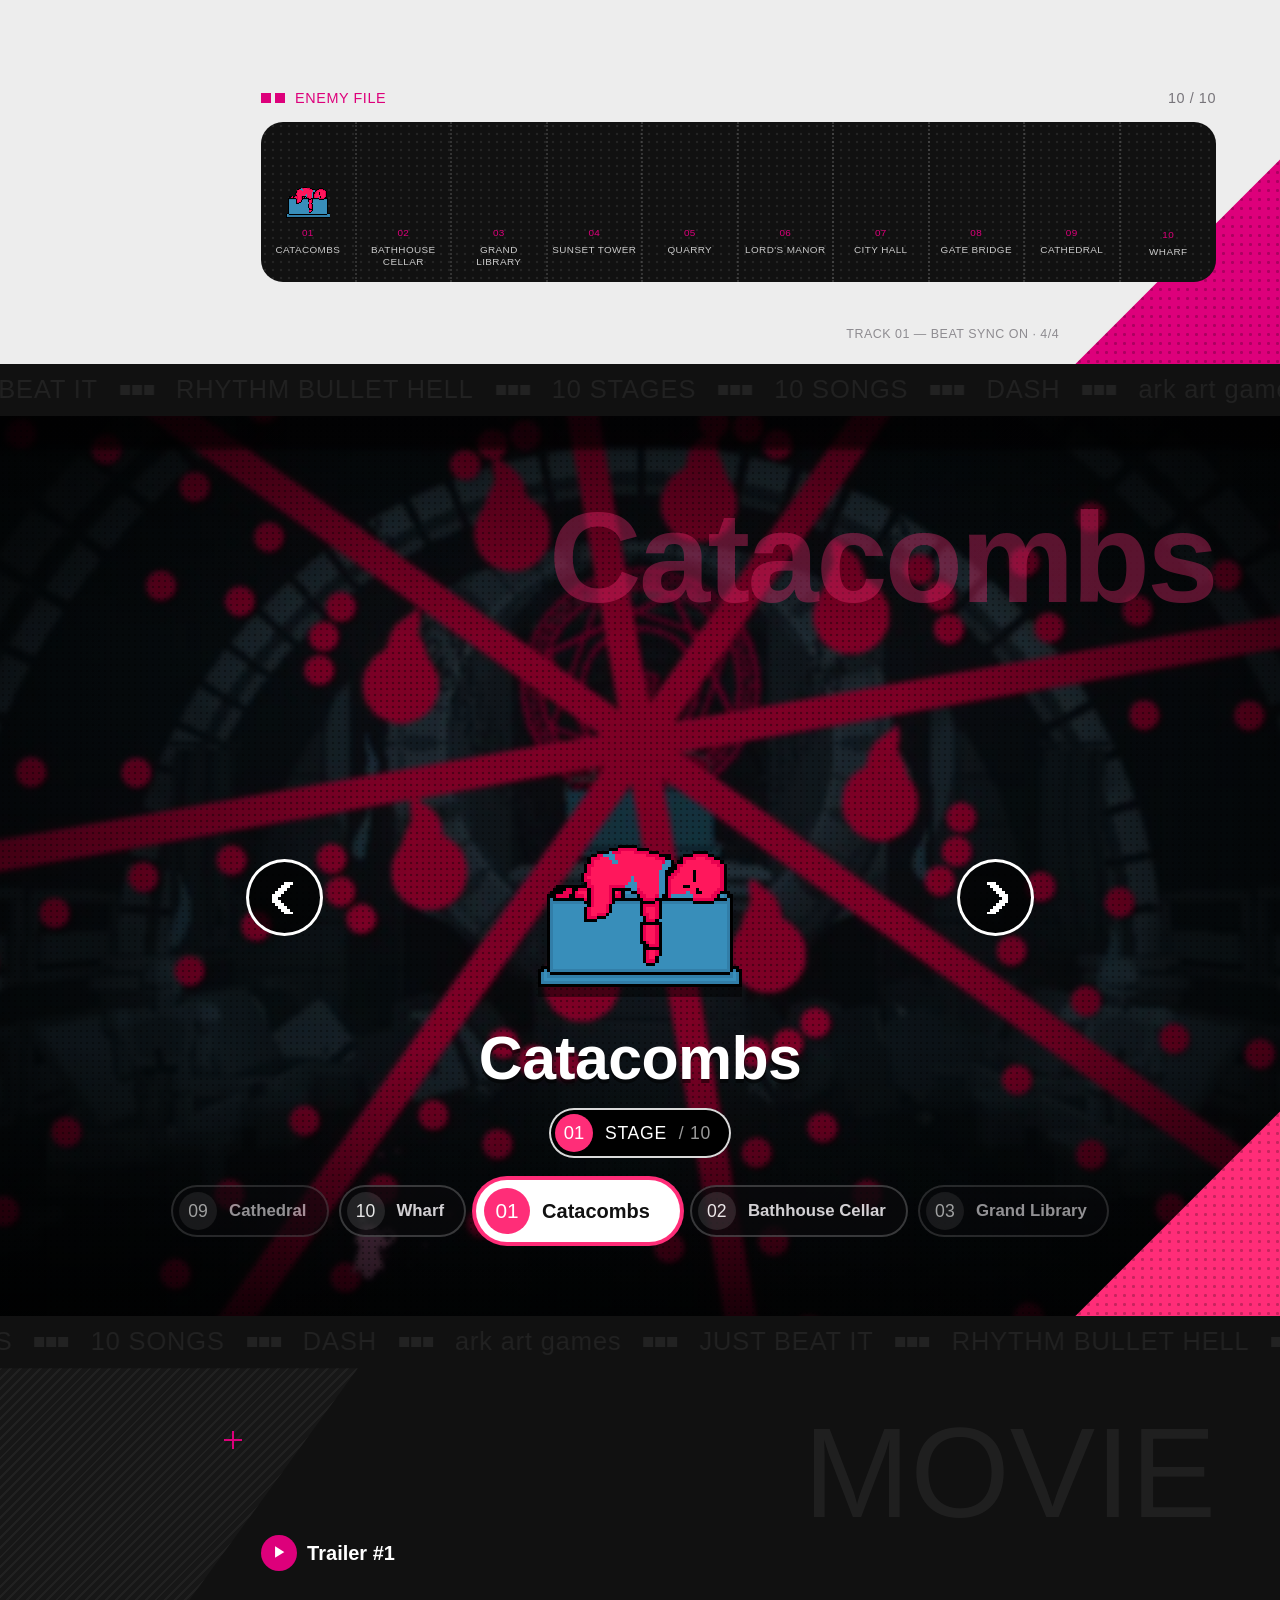
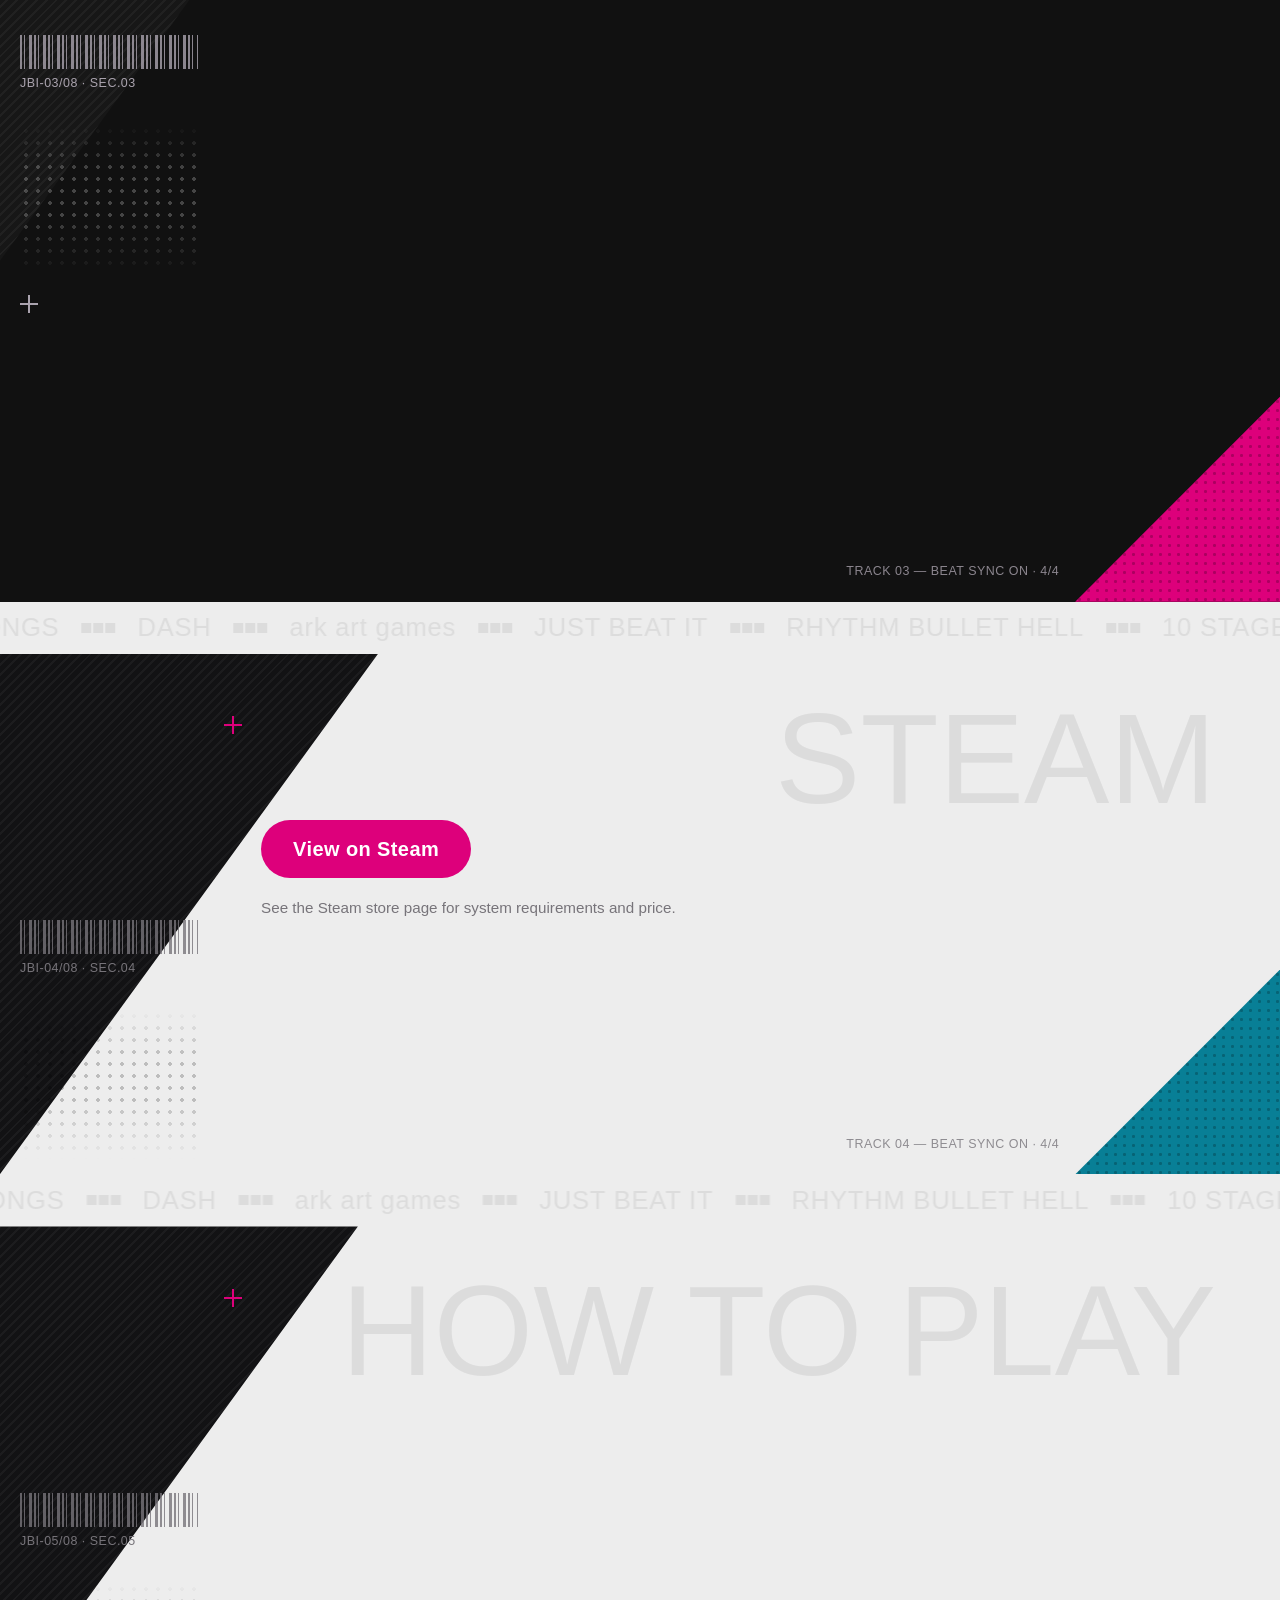
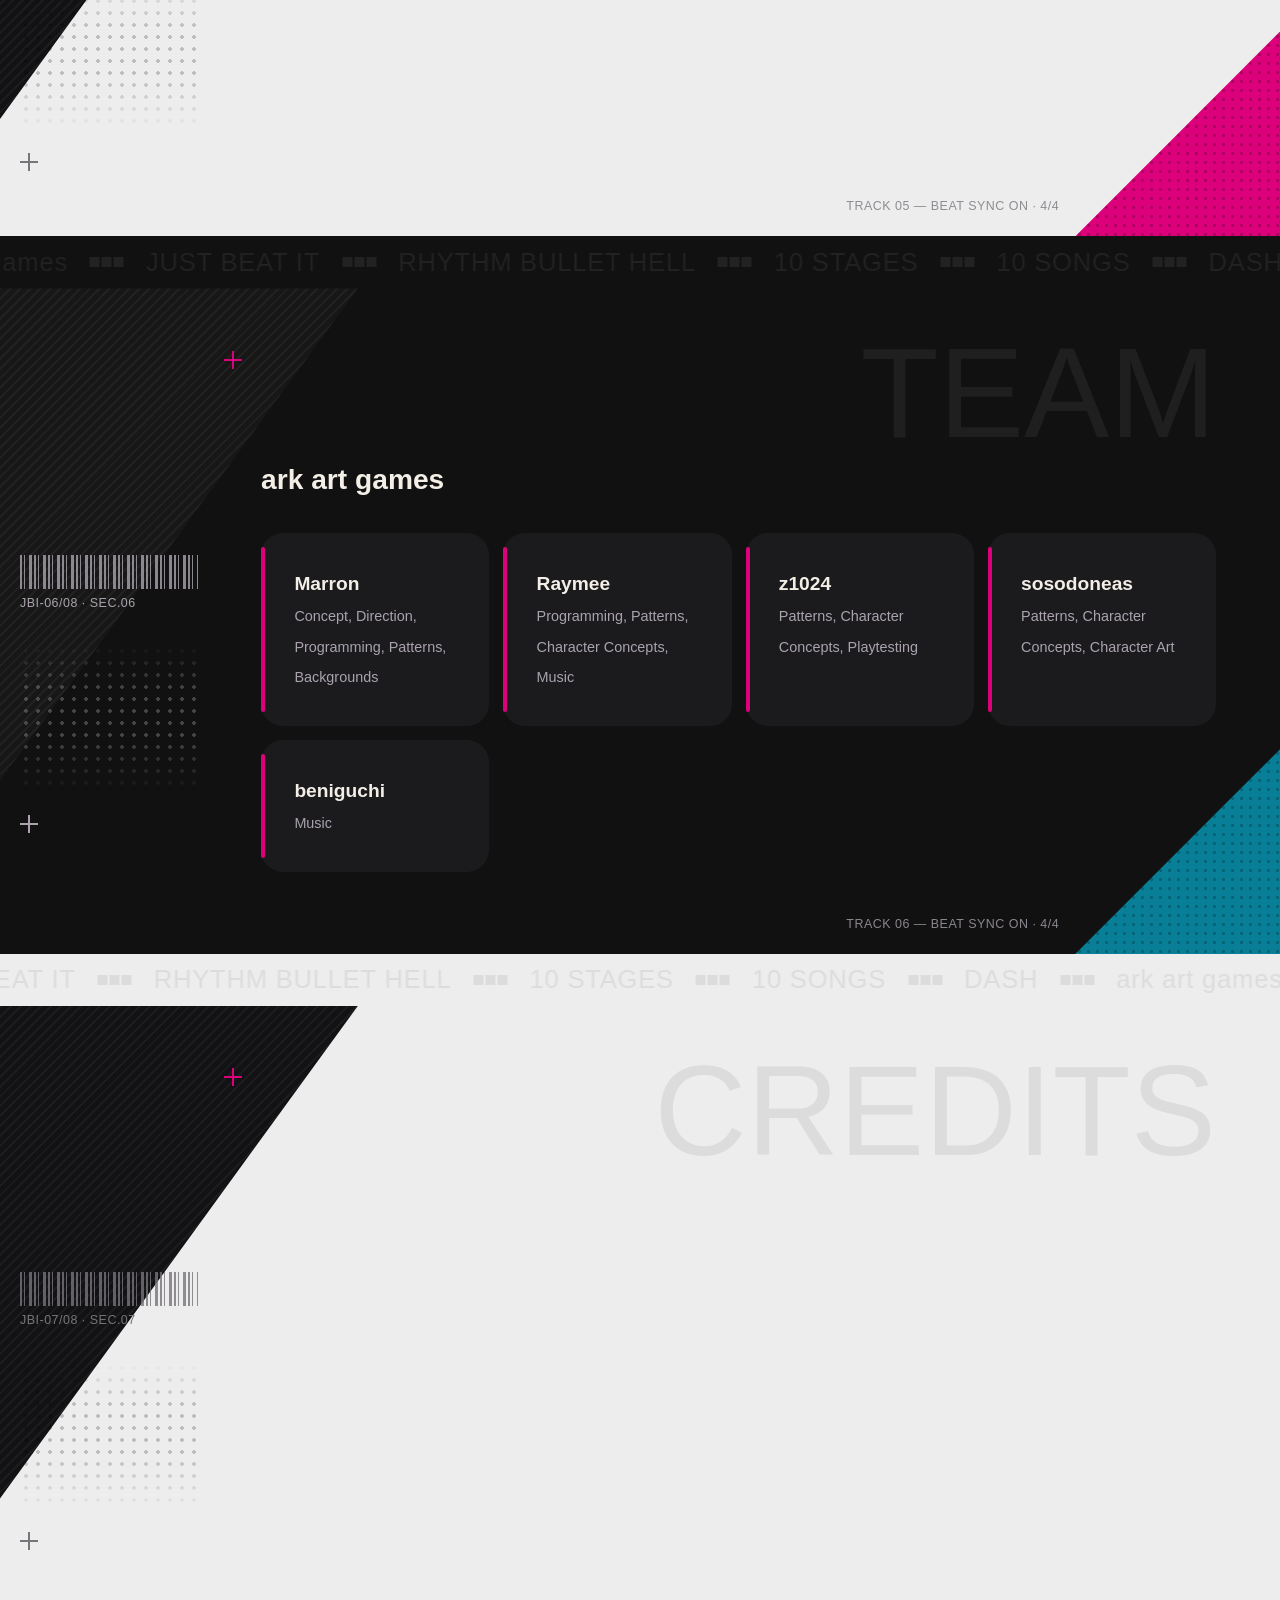
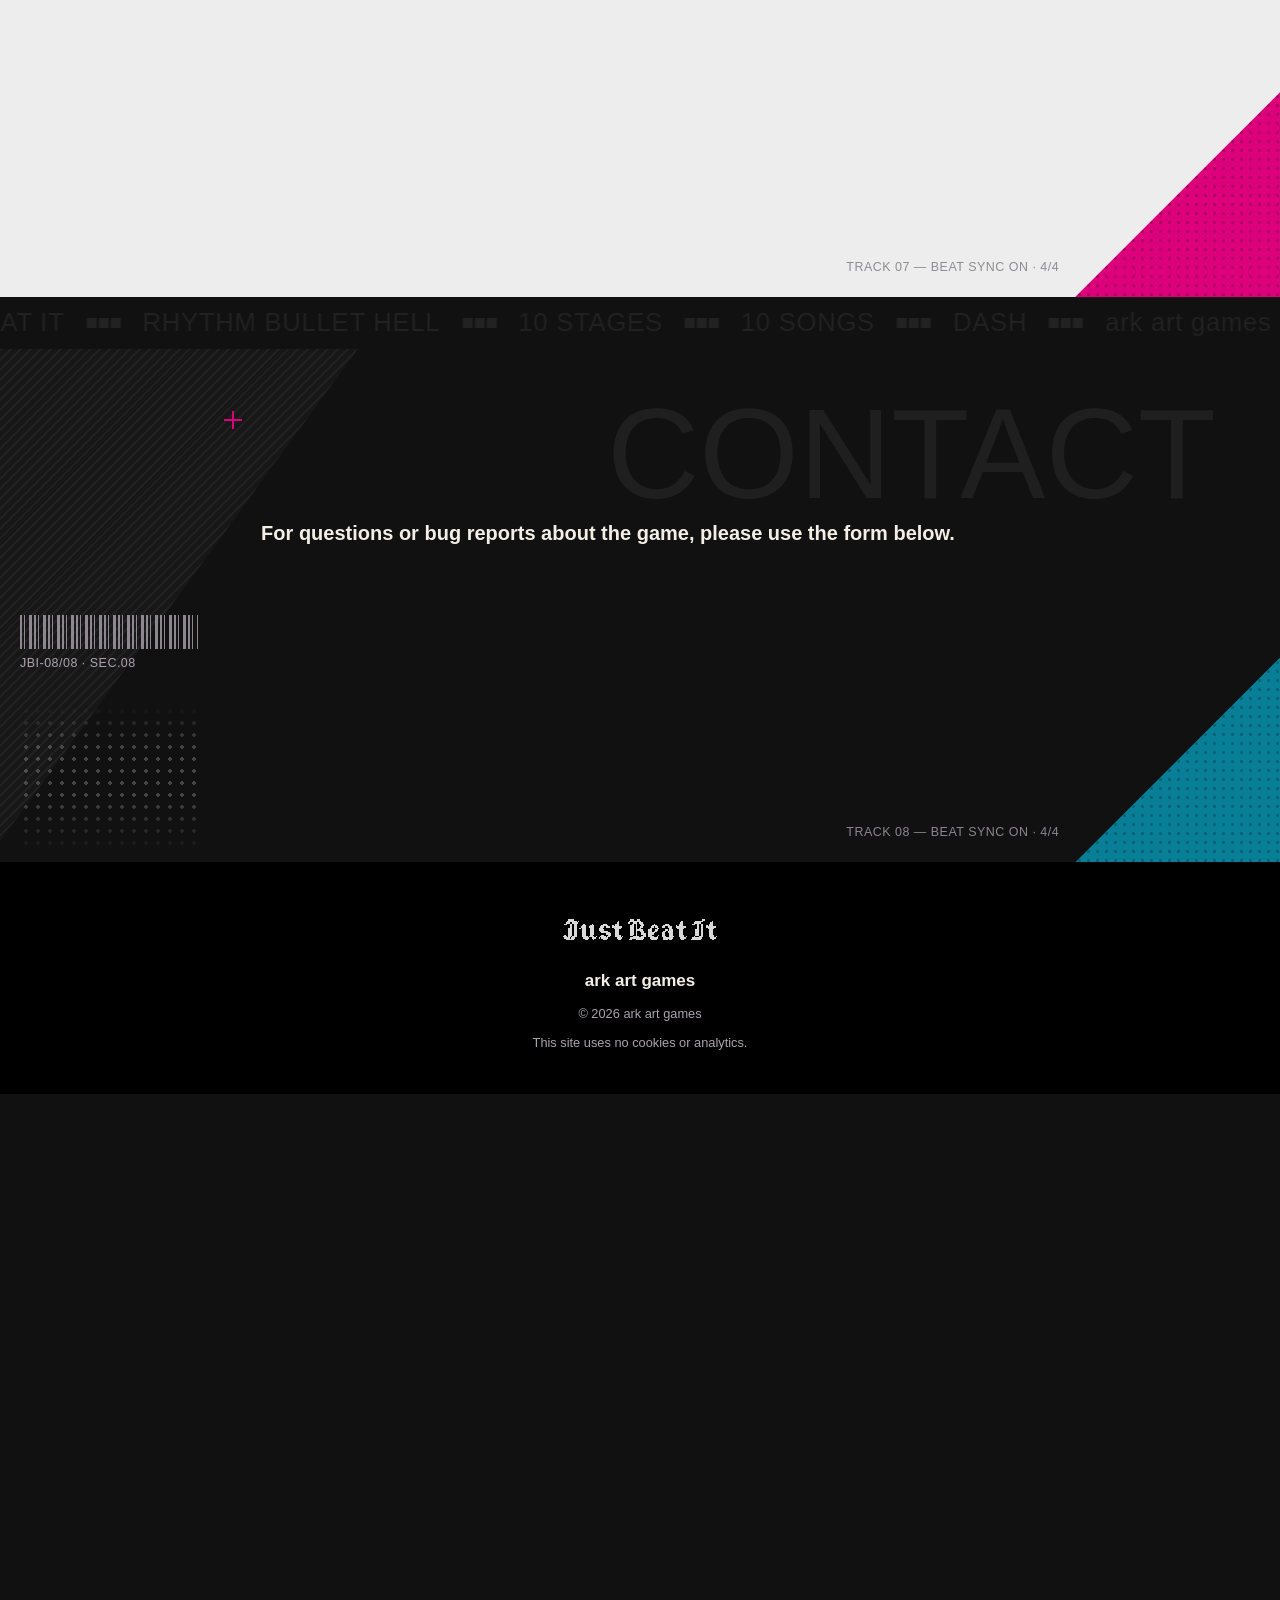
<file: support/index.html>
<!doctype html>
<html lang="ja">
<head>
<meta charset="utf-8">
<meta name="viewport" content="width=device-width,initial-scale=1">
<title>Just Beat It</title>
<meta name="robots" content="noindex">
<link rel="canonical" href="https://raymee675.github.io/Just-Beat-It/">
<meta http-equiv="refresh" content="0; url=../#contact">
<style>body{margin:0;min-height:100vh;display:grid;place-items:center;background:#0b0a0e;color:#f3eee6;font-family:"Noto Serif JP",serif}a{color:#fff}</style>
</head>
<body>
<p><a href="../#contact">Just Beat It →</a></p>
</body>
</html>
</file>
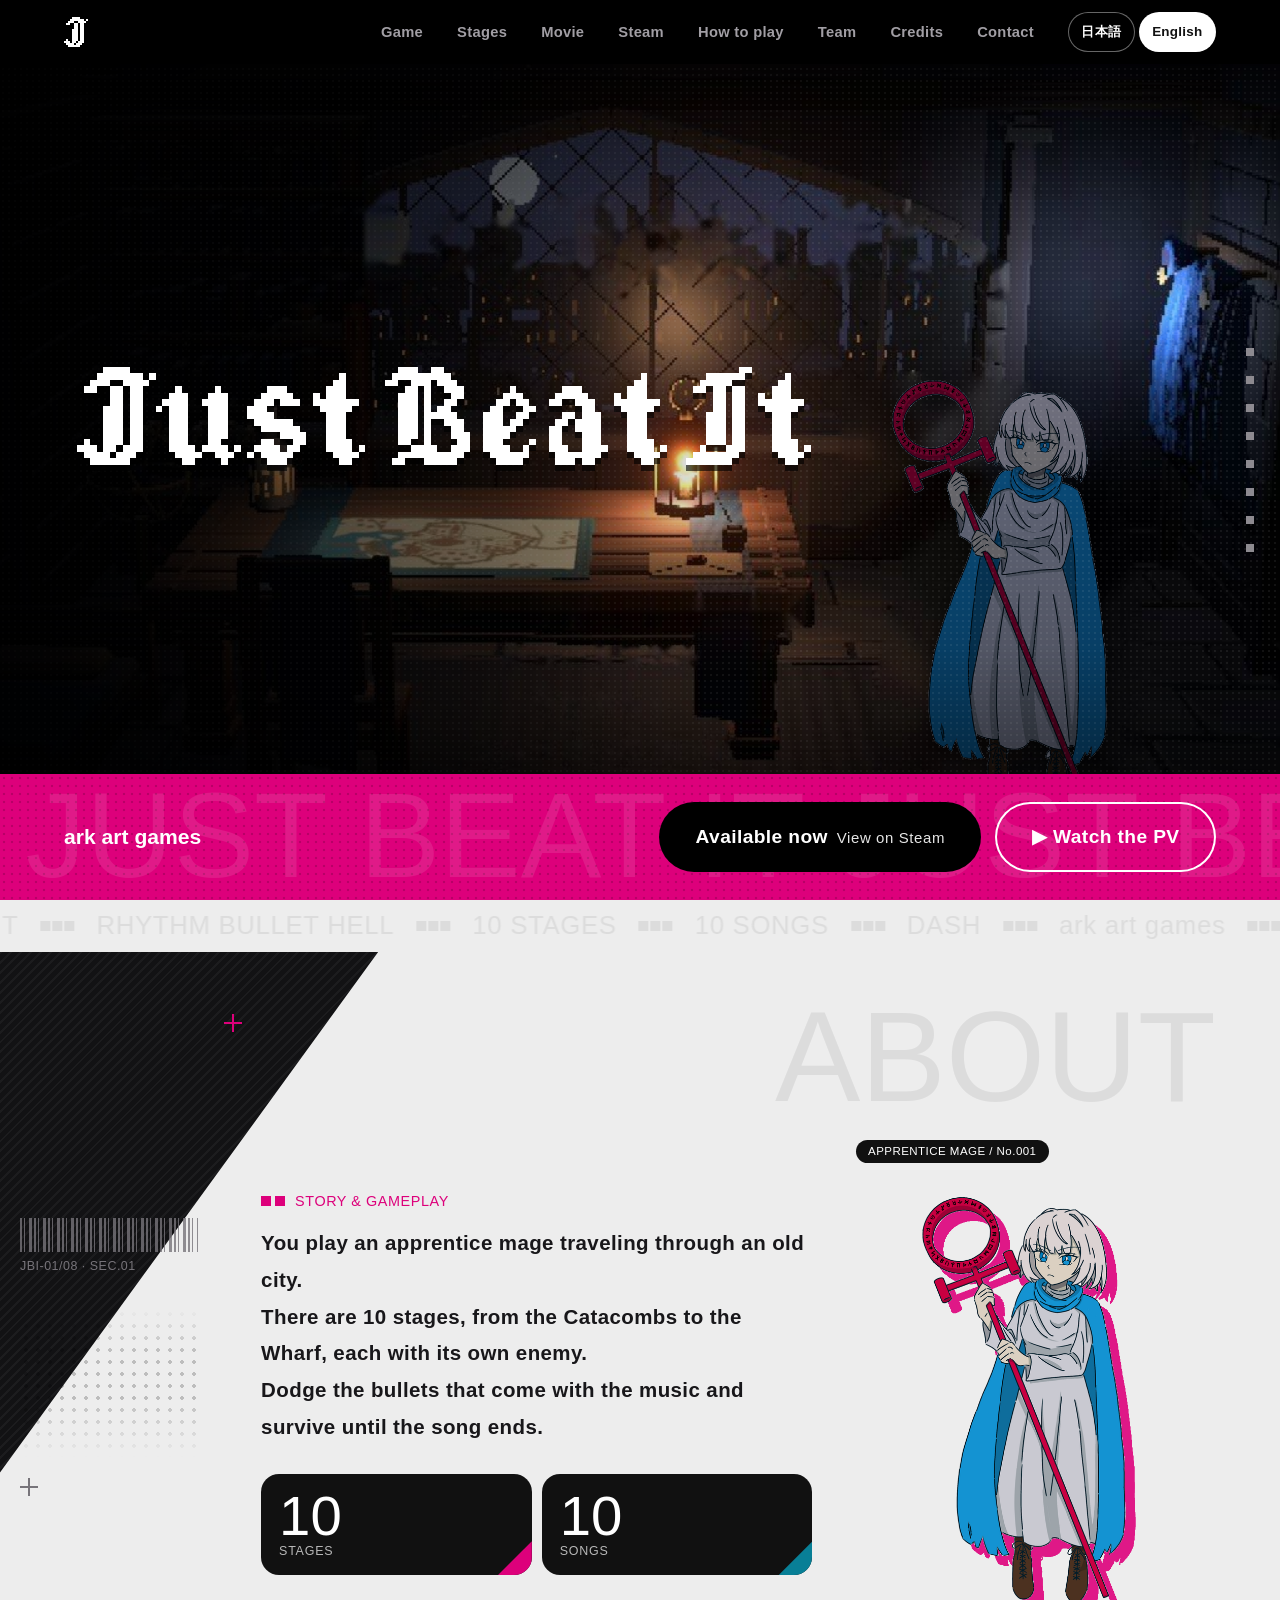
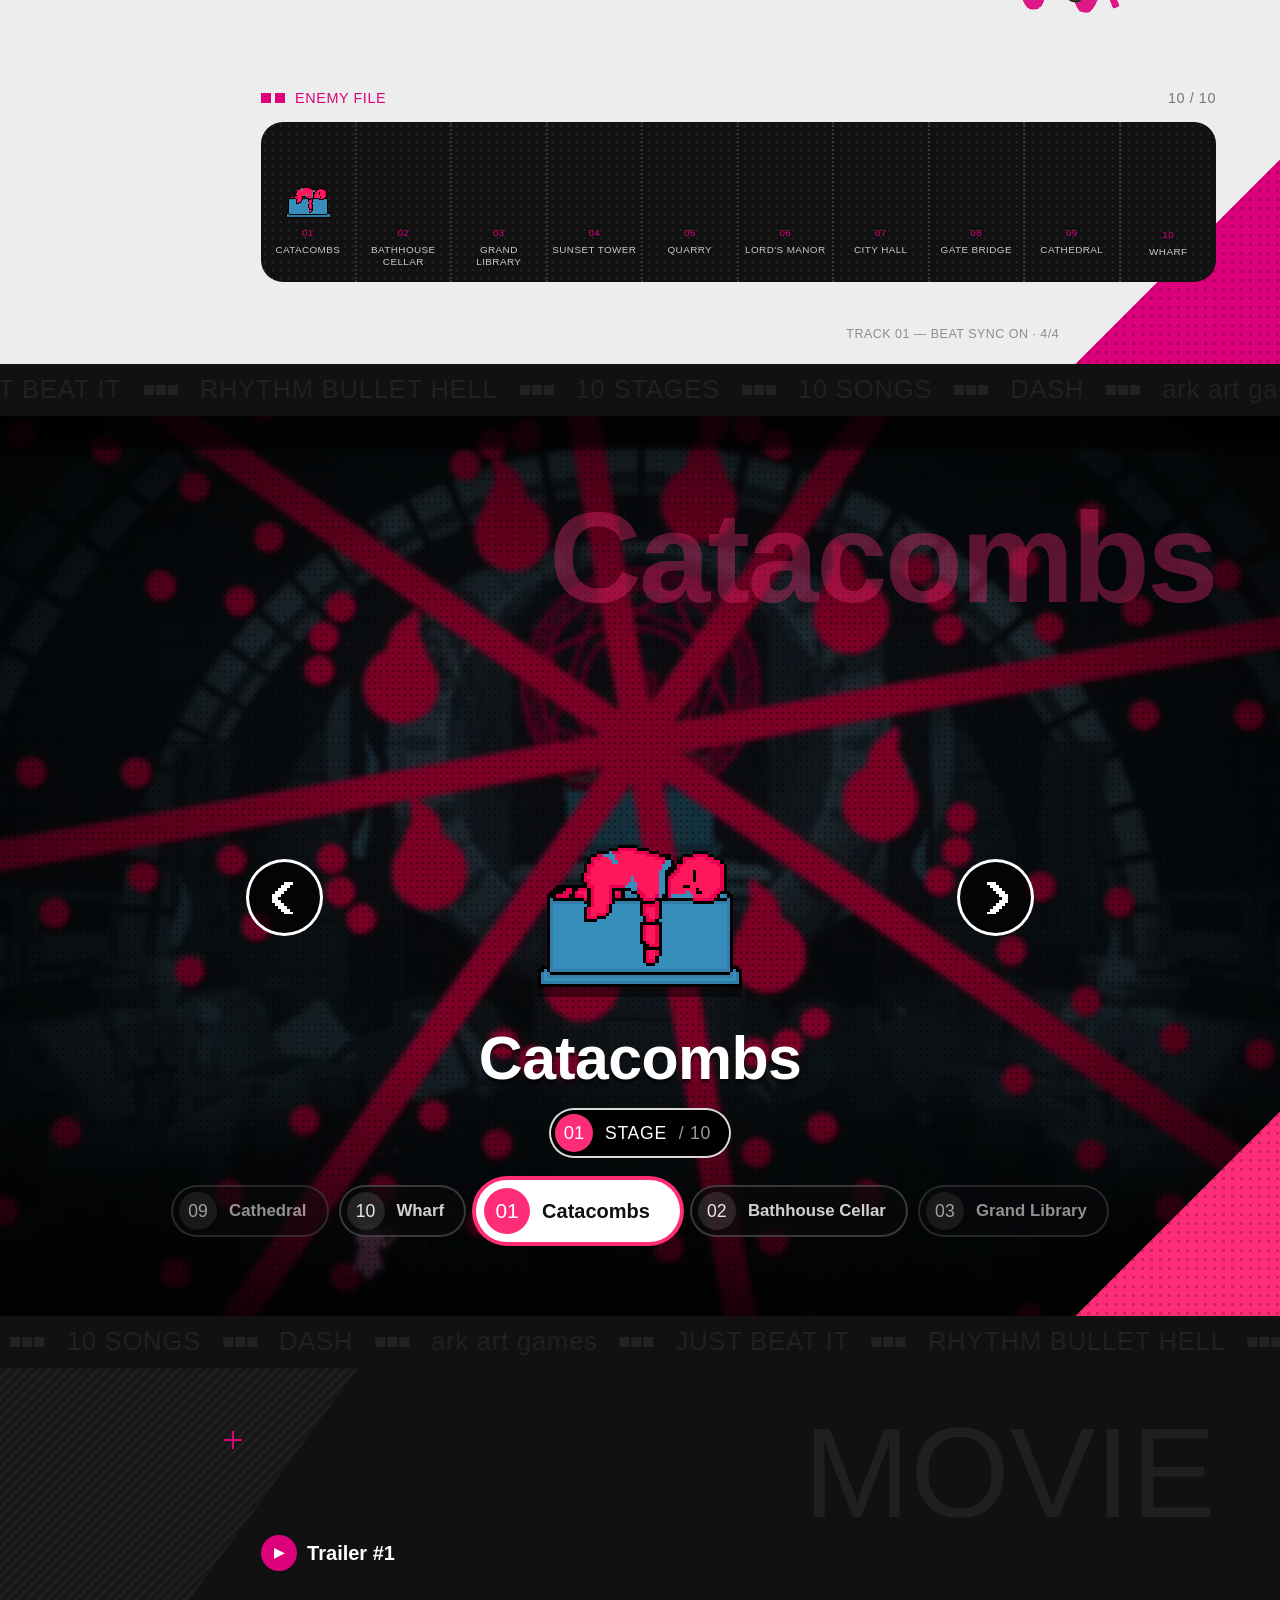
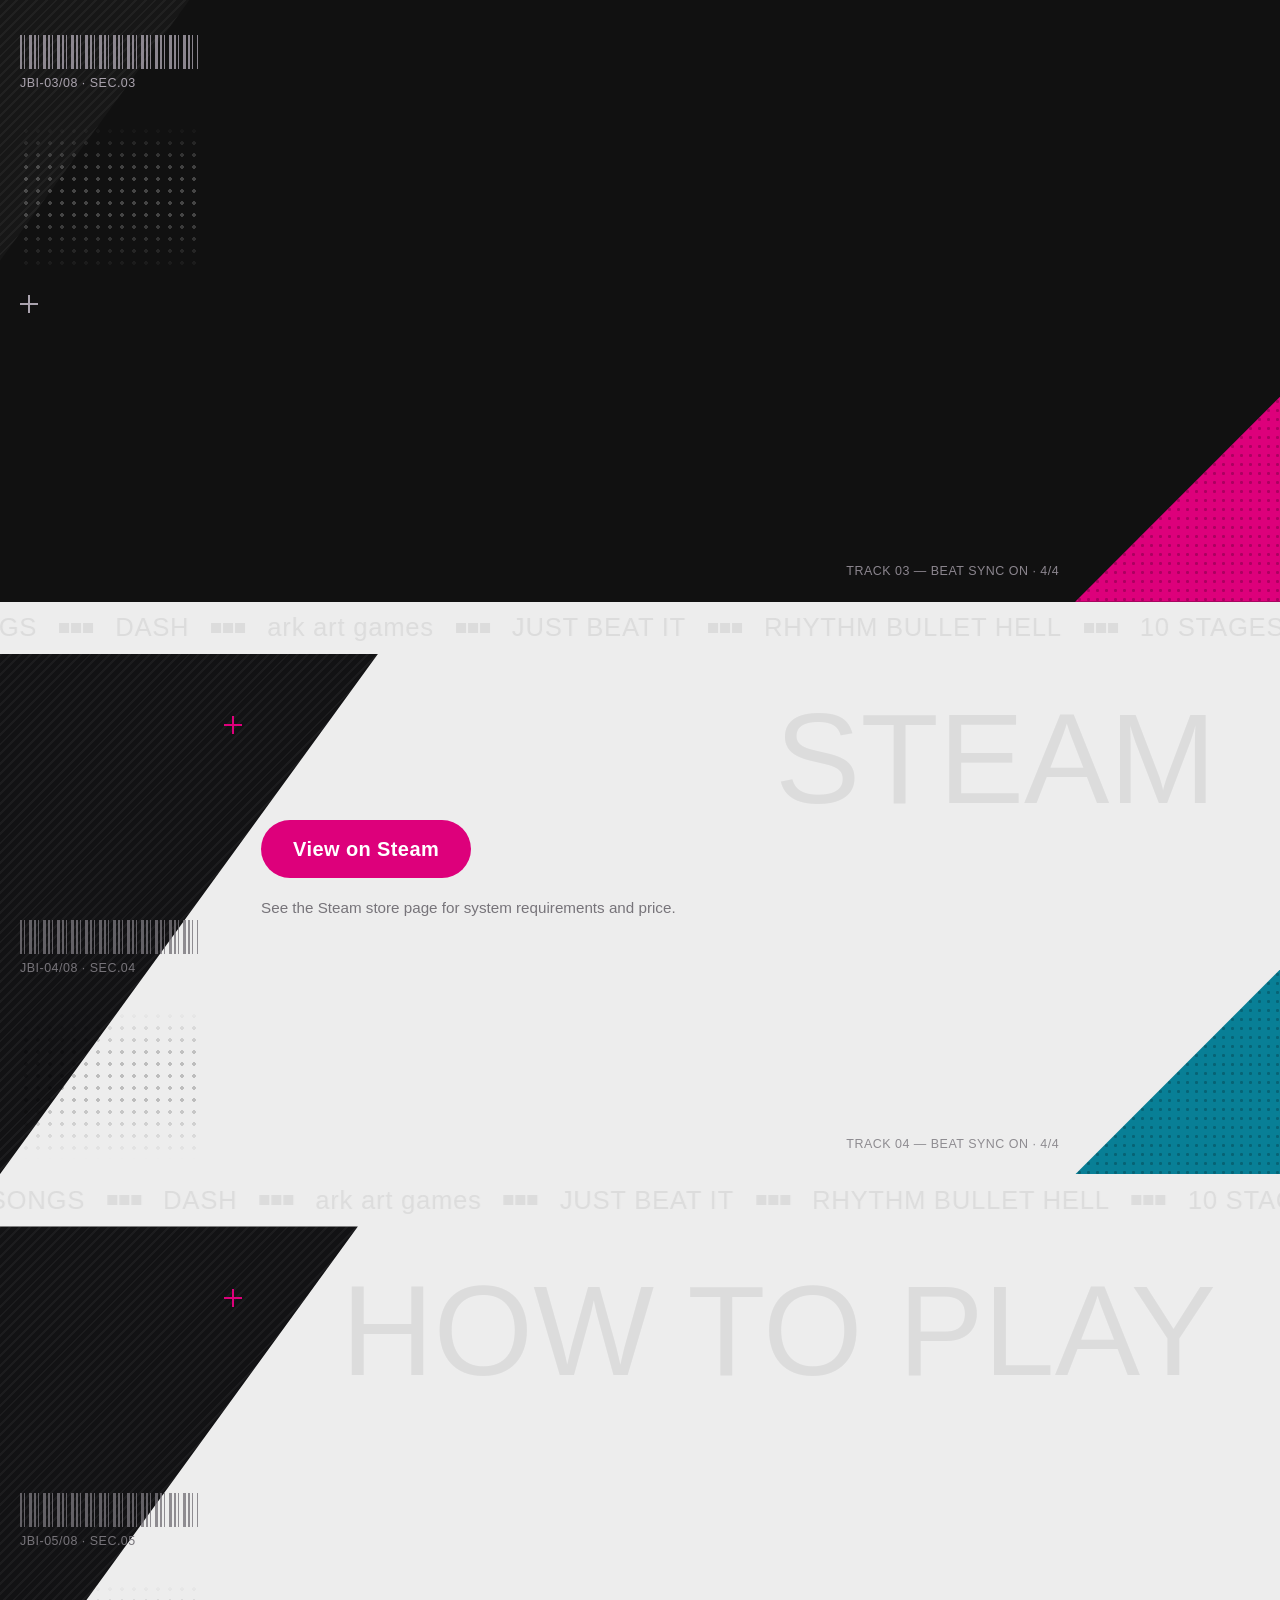
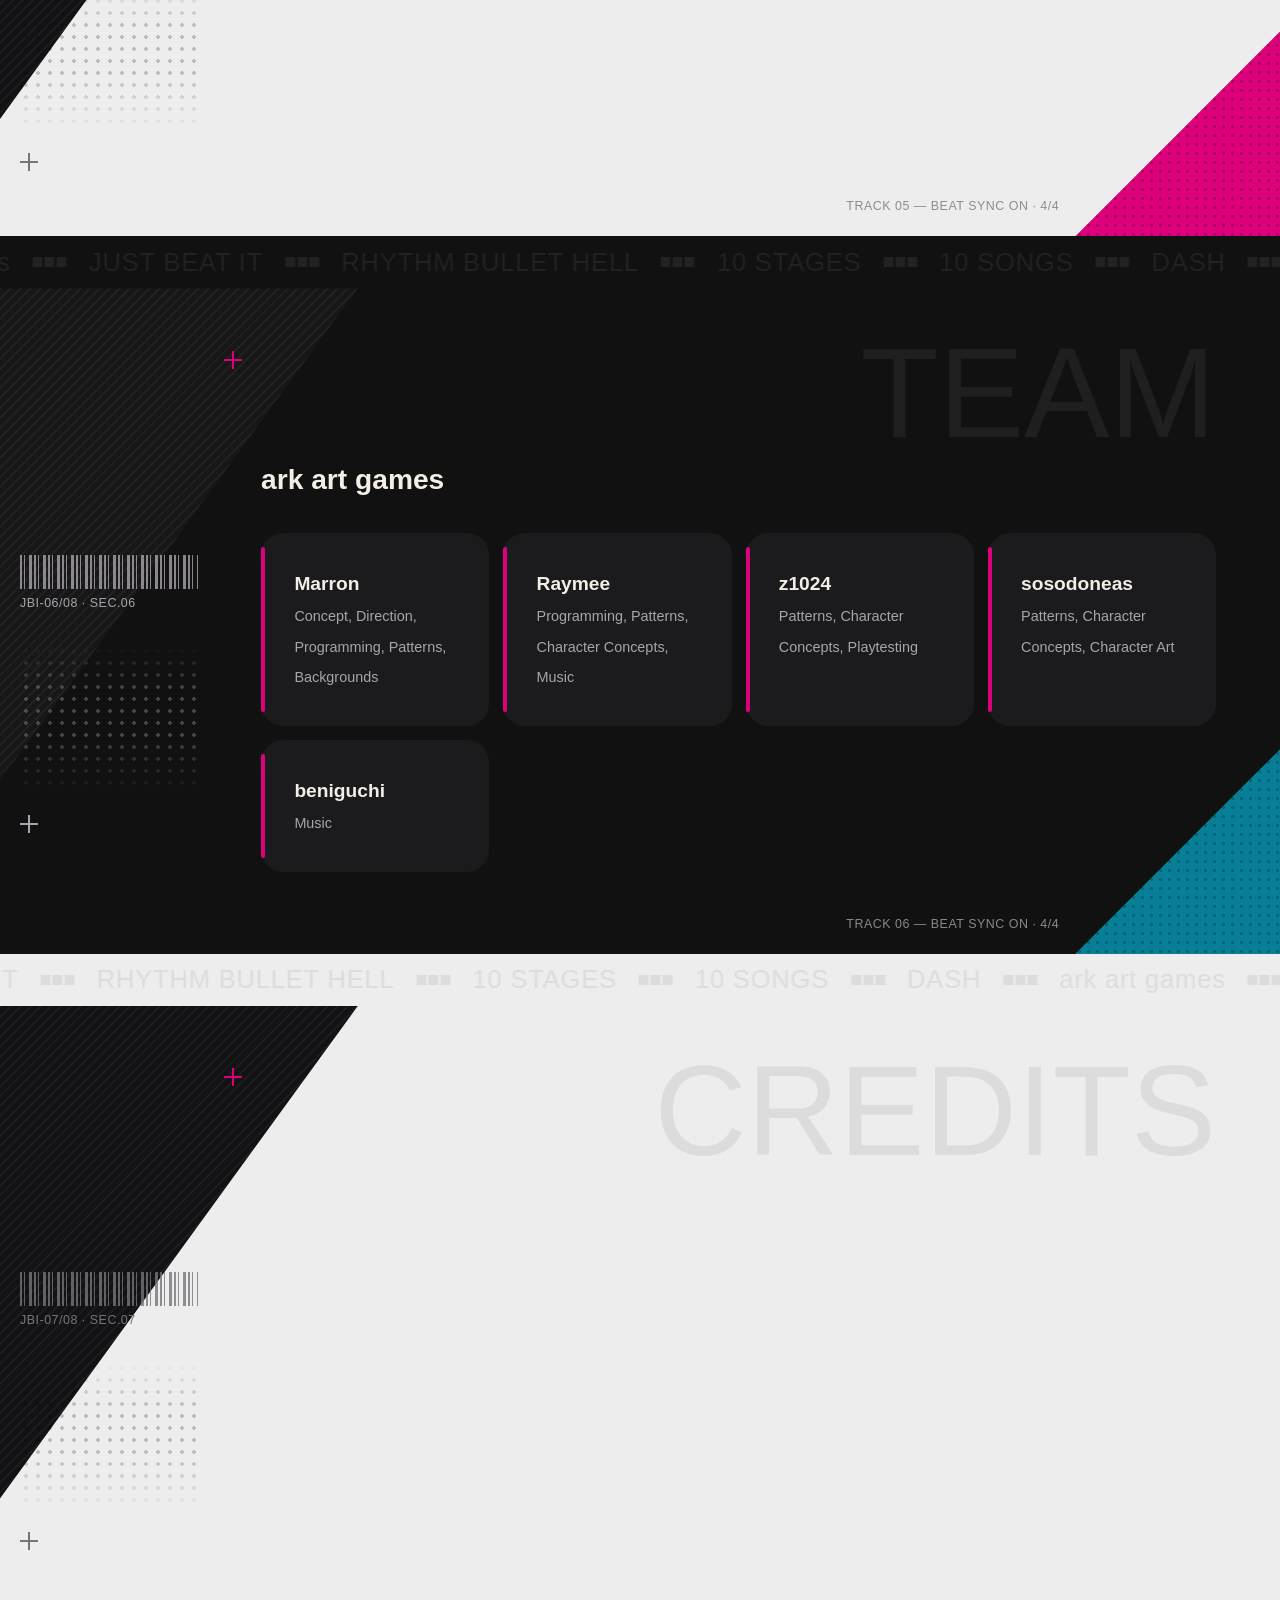
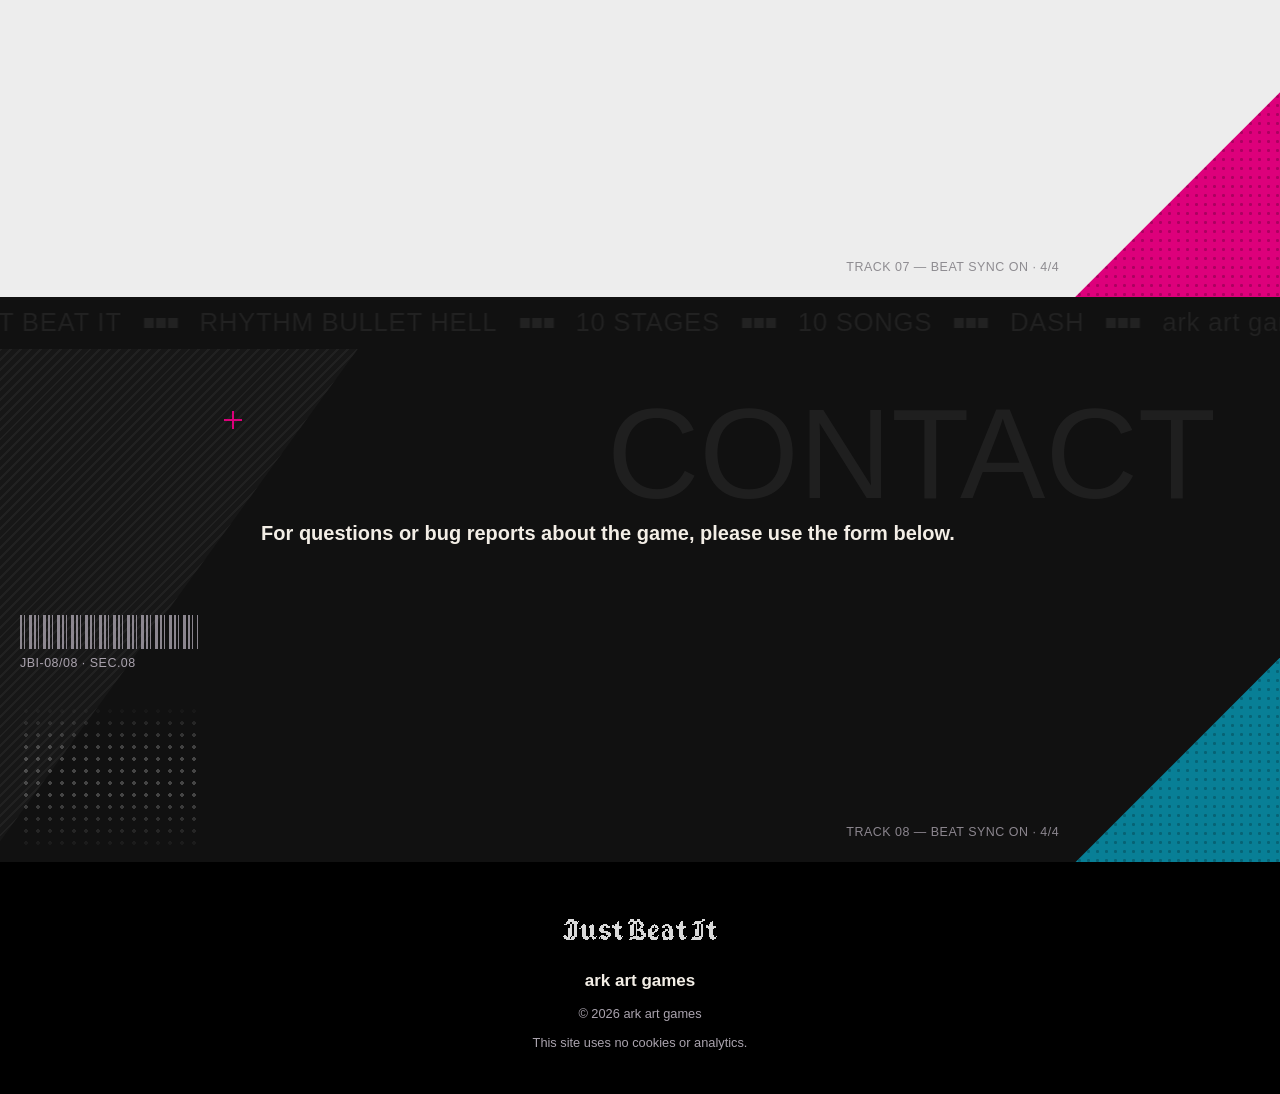
<file: en/download/index.html>
<!doctype html>
<html lang="ja">
<head>
<meta charset="utf-8">
<meta name="viewport" content="width=device-width,initial-scale=1">
<title>Just Beat It</title>
<meta name="robots" content="noindex">
<link rel="canonical" href="https://raymee675.github.io/Just-Beat-It/">
<meta http-equiv="refresh" content="0; url=../../?lang=en#steam">
<style>body{margin:0;min-height:100vh;display:grid;place-items:center;background:#0b0a0e;color:#f3eee6;font-family:"Noto Serif JP",serif}a{color:#fff}</style>
</head>
<body>
<p><a href="../../?lang=en#steam">Just Beat It →</a></p>
</body>
</html>
</file>
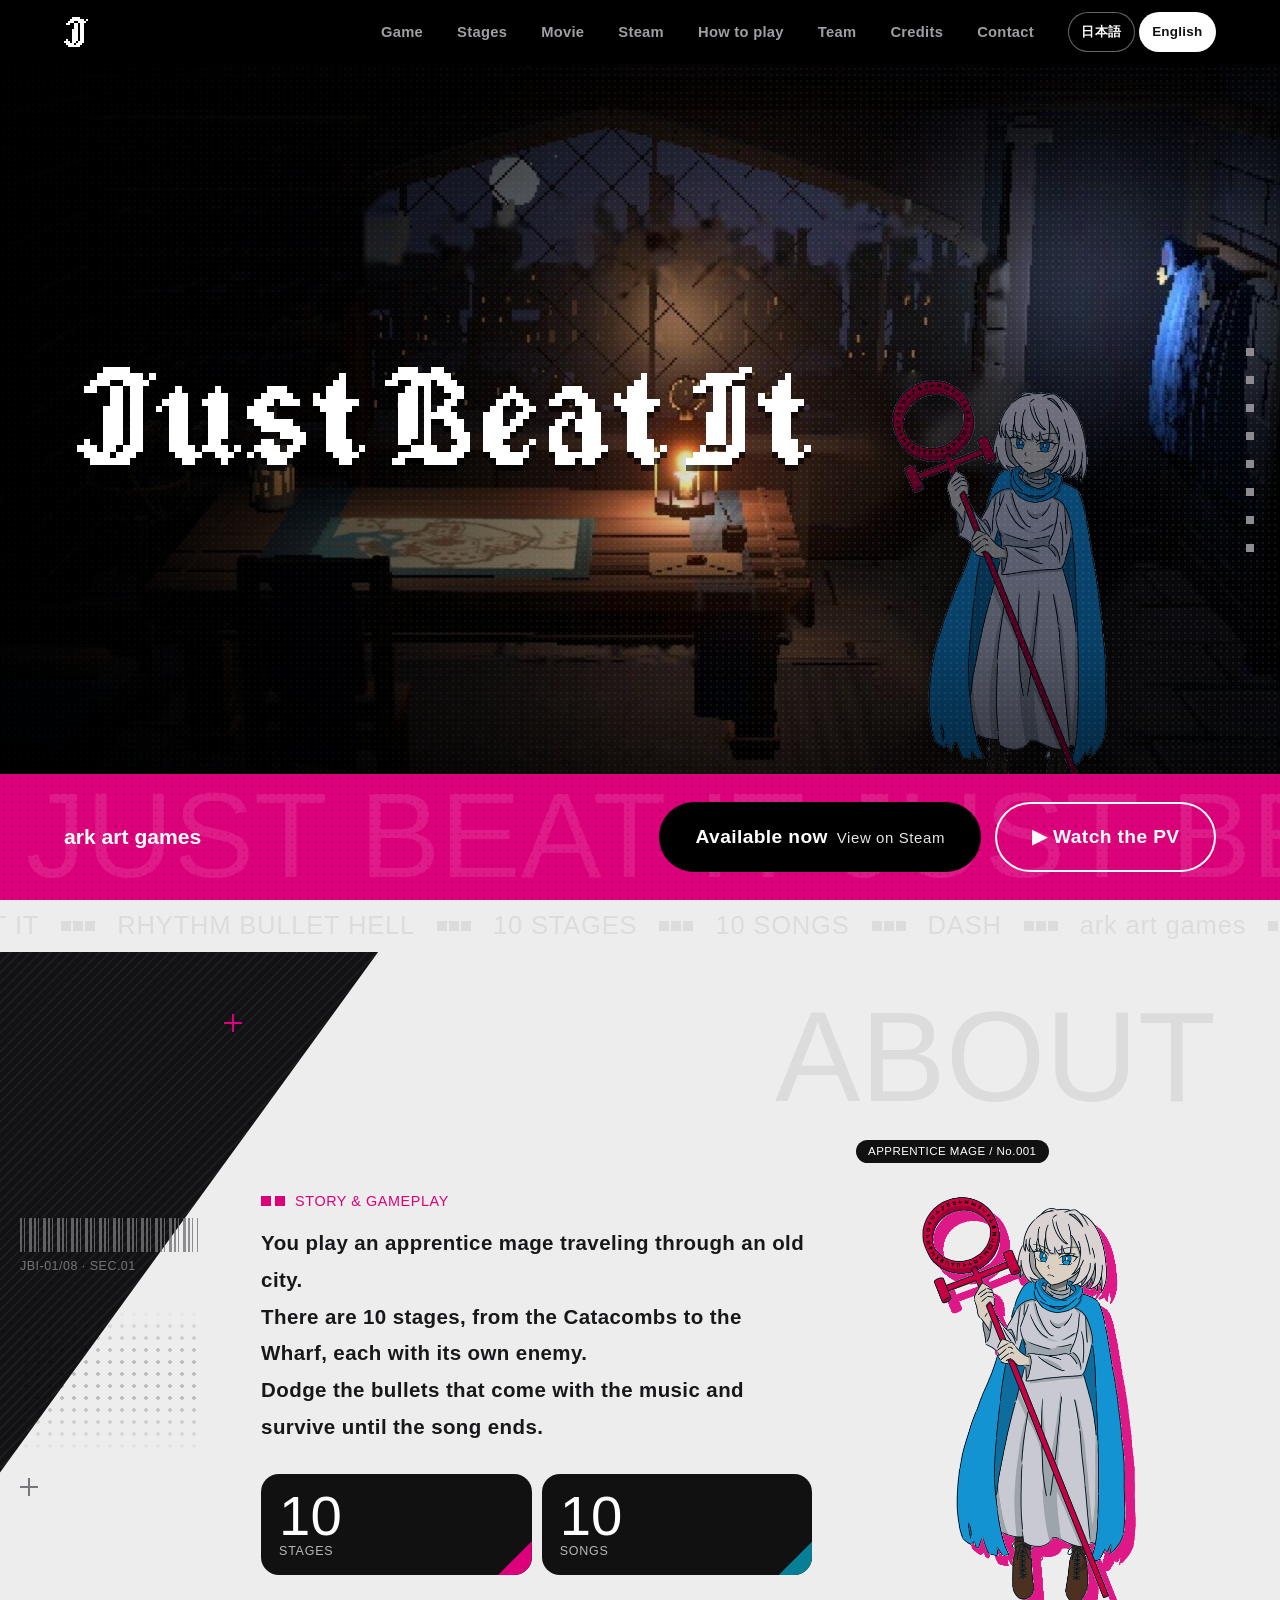
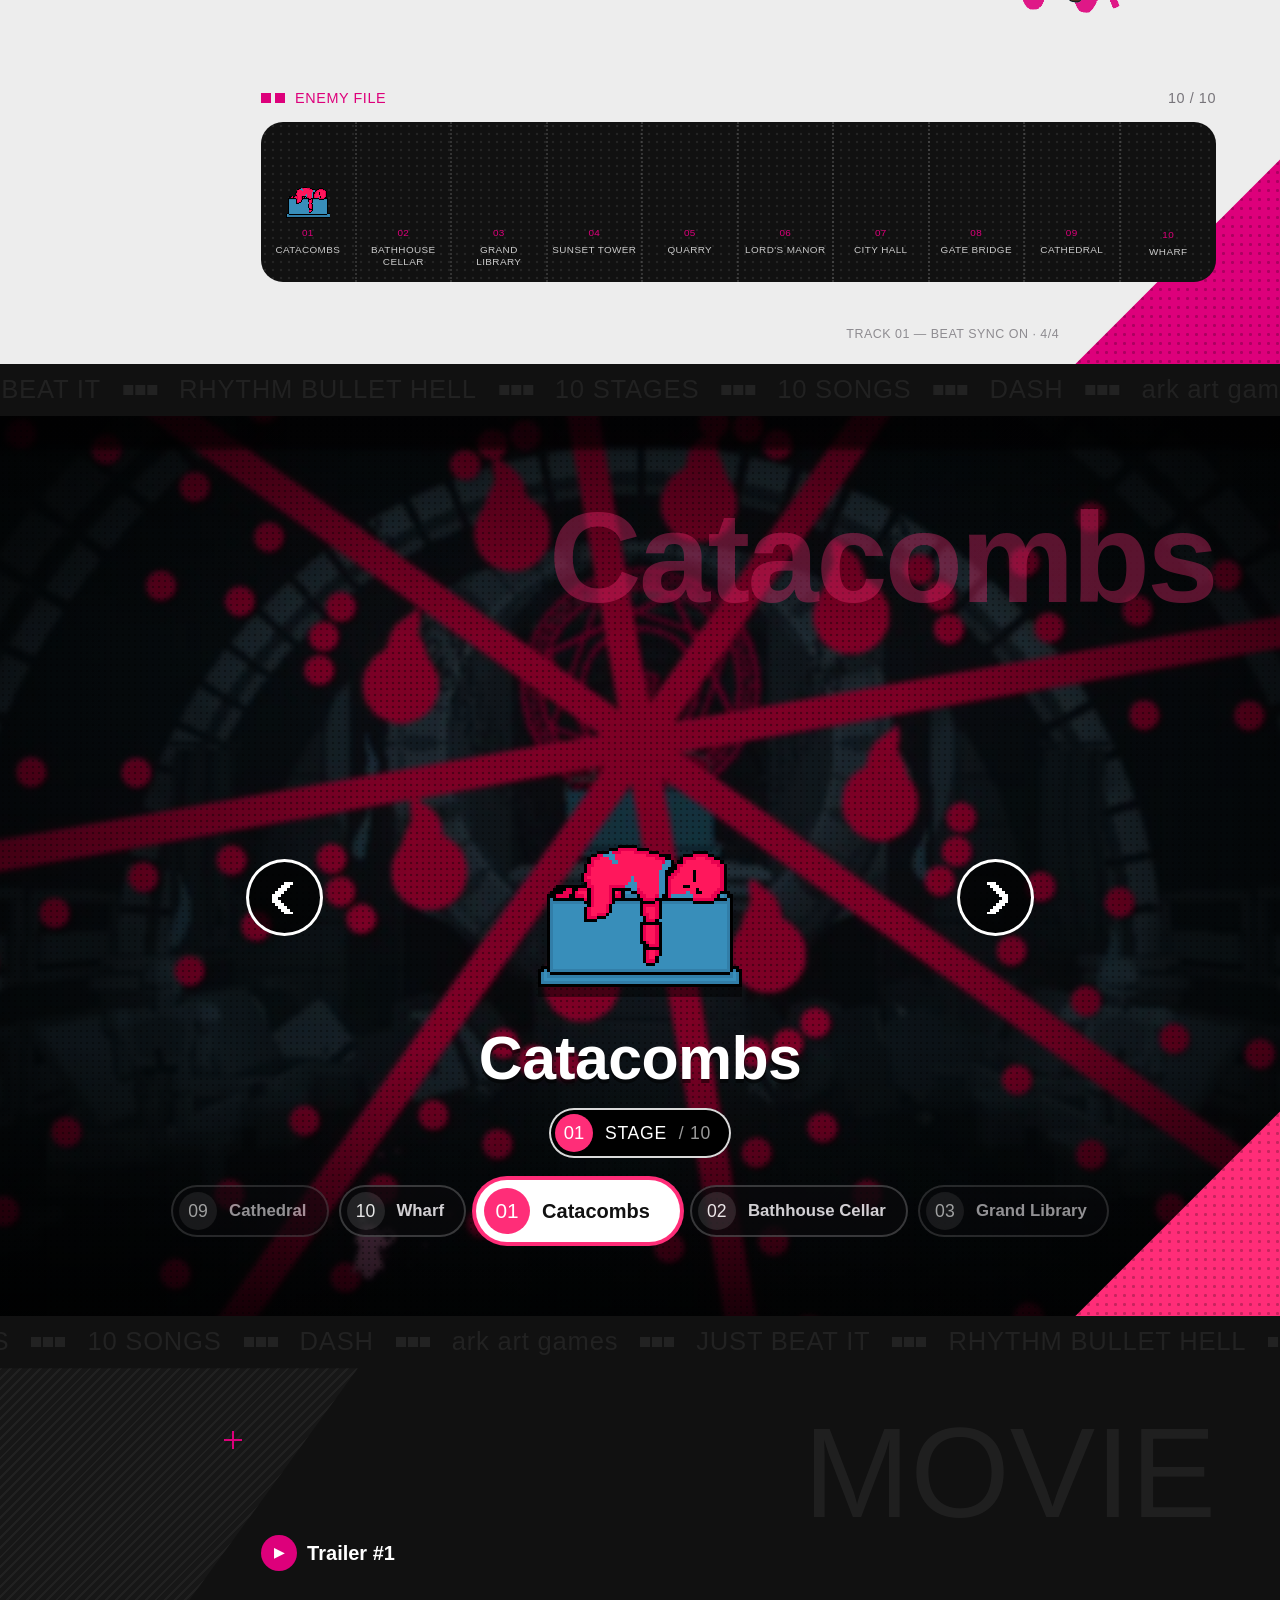
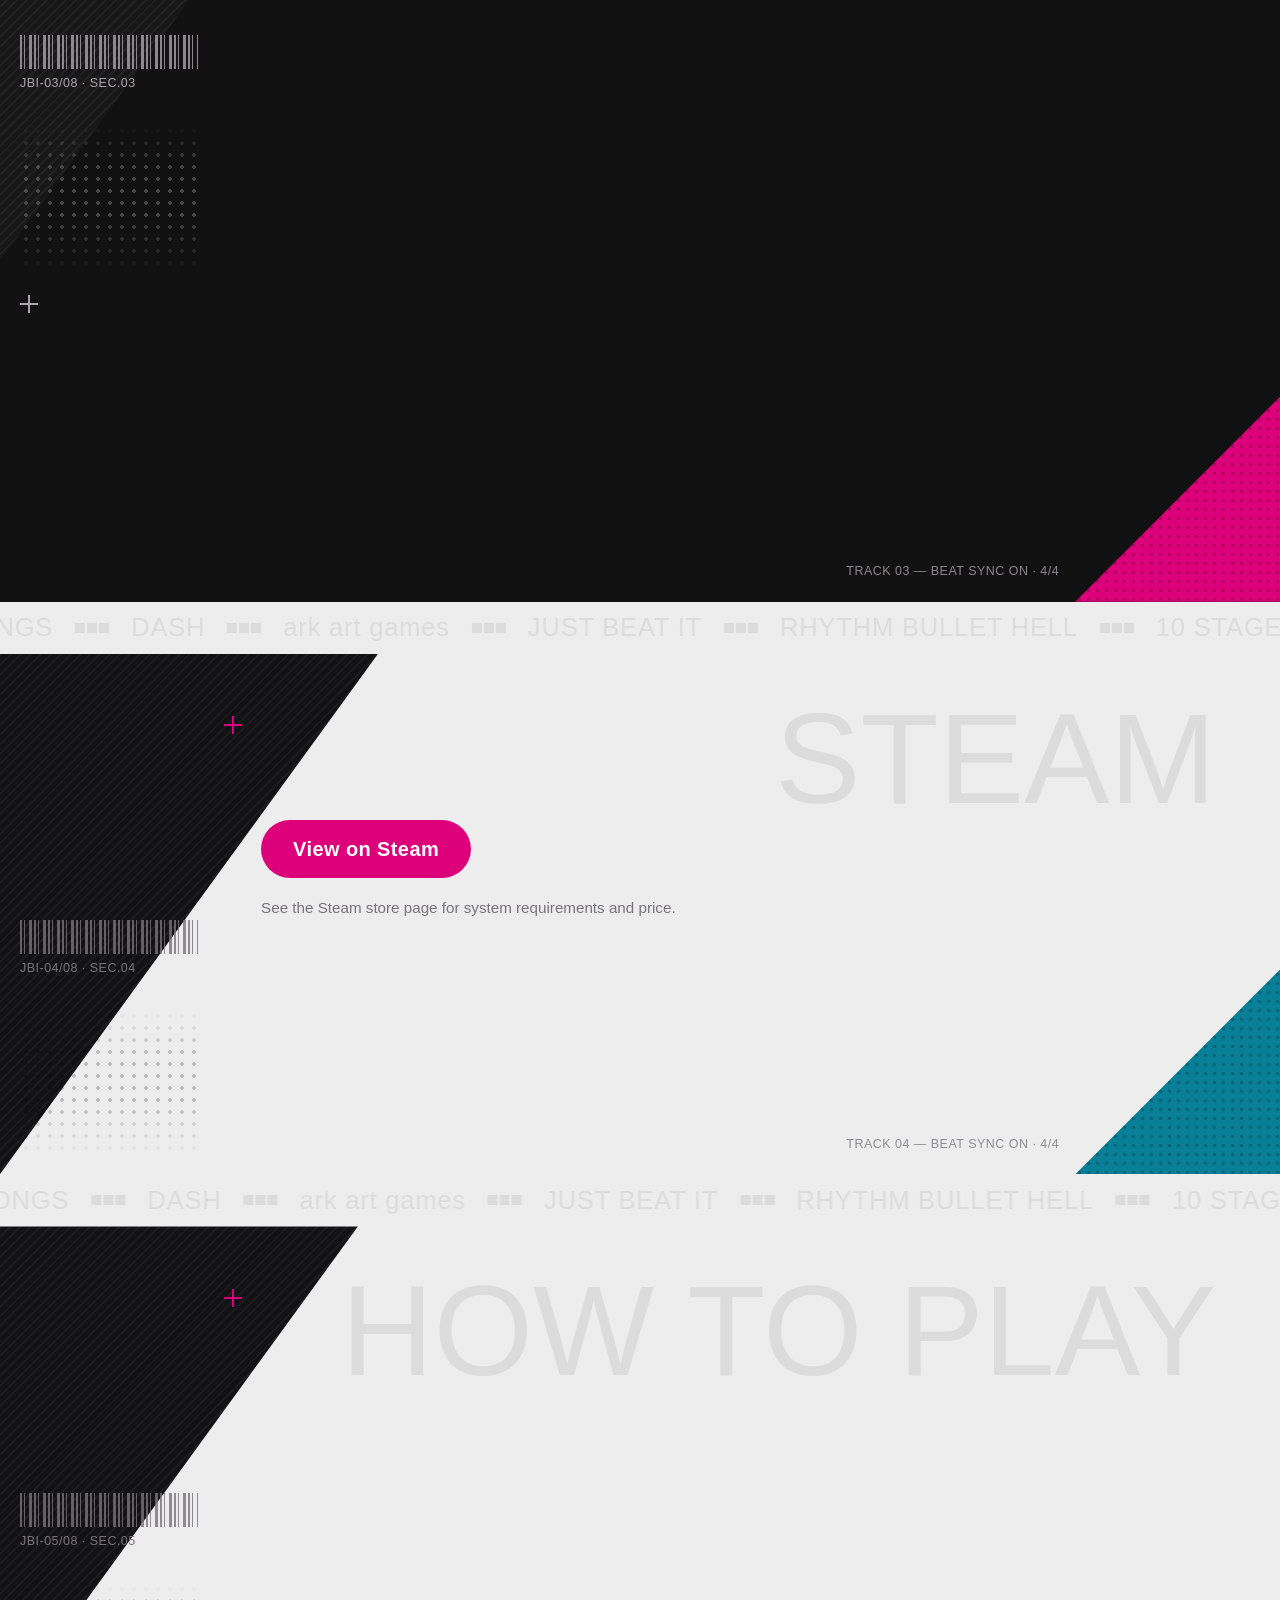
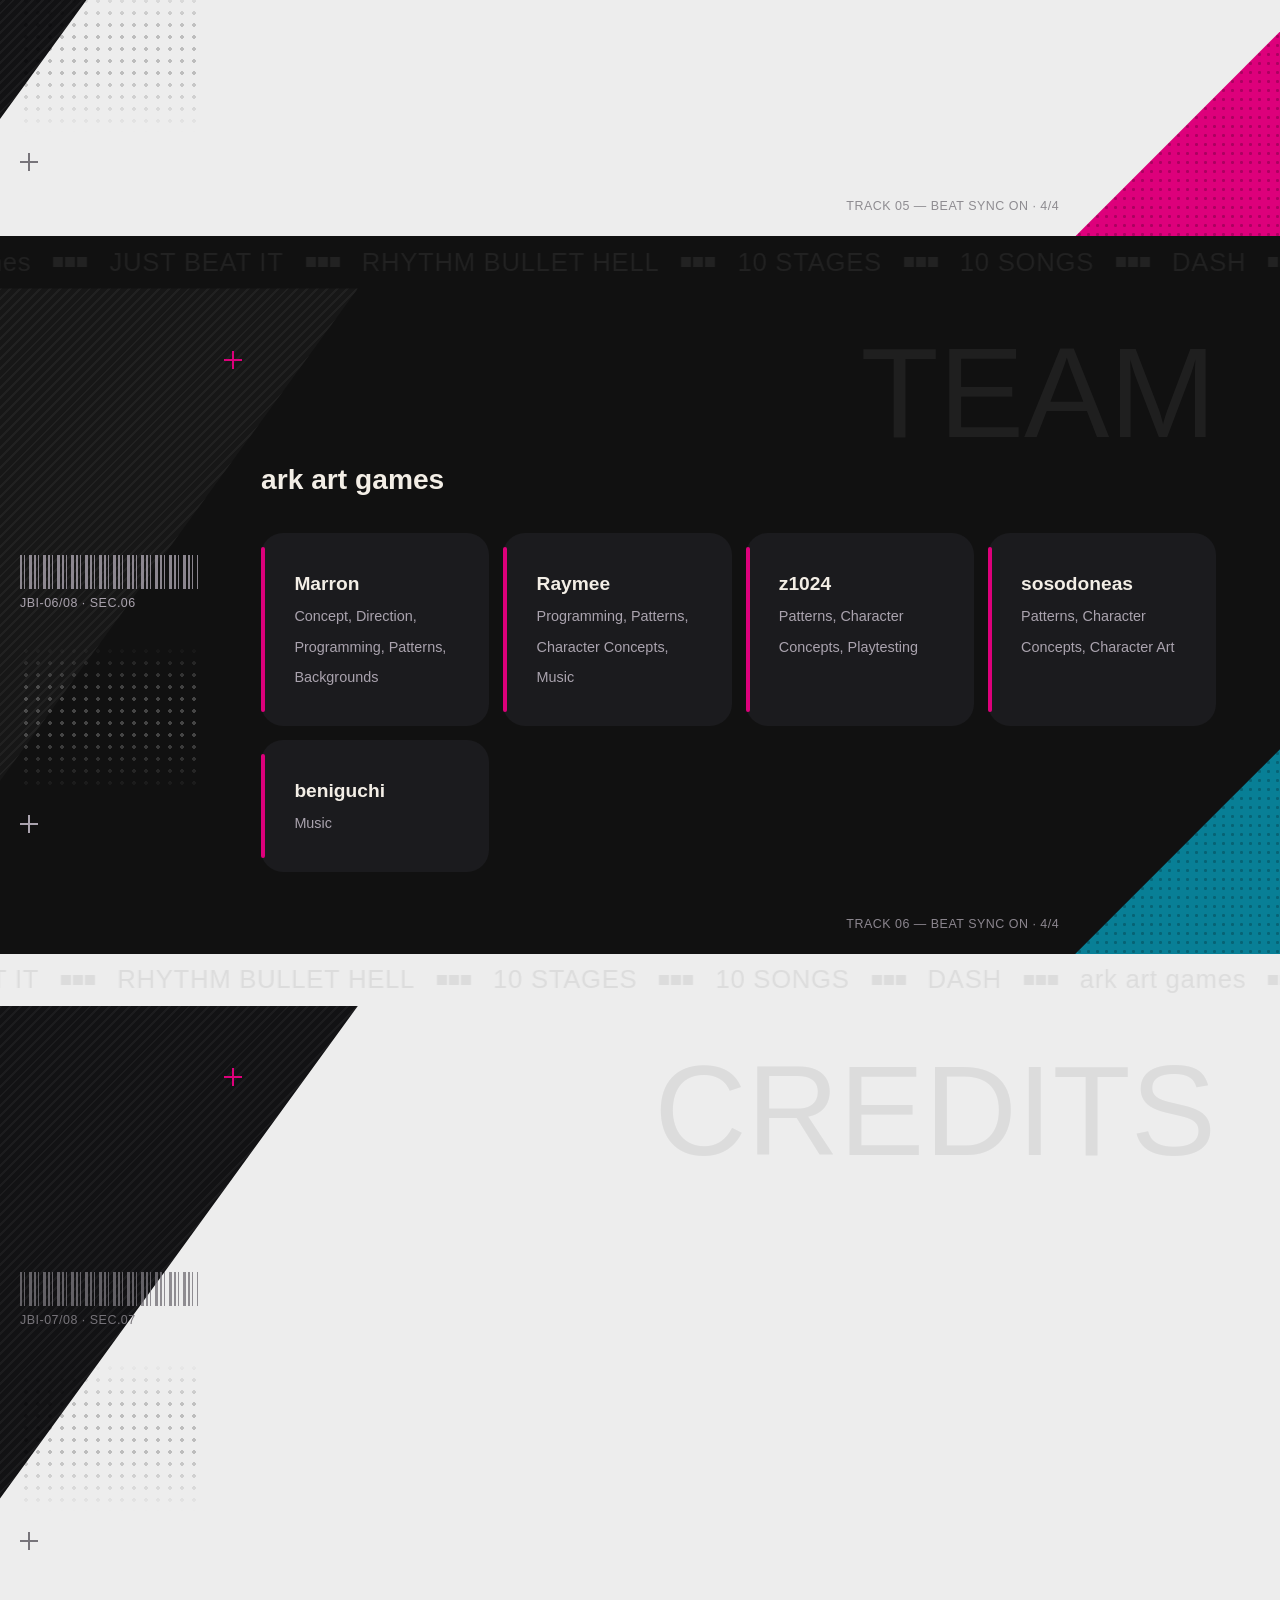
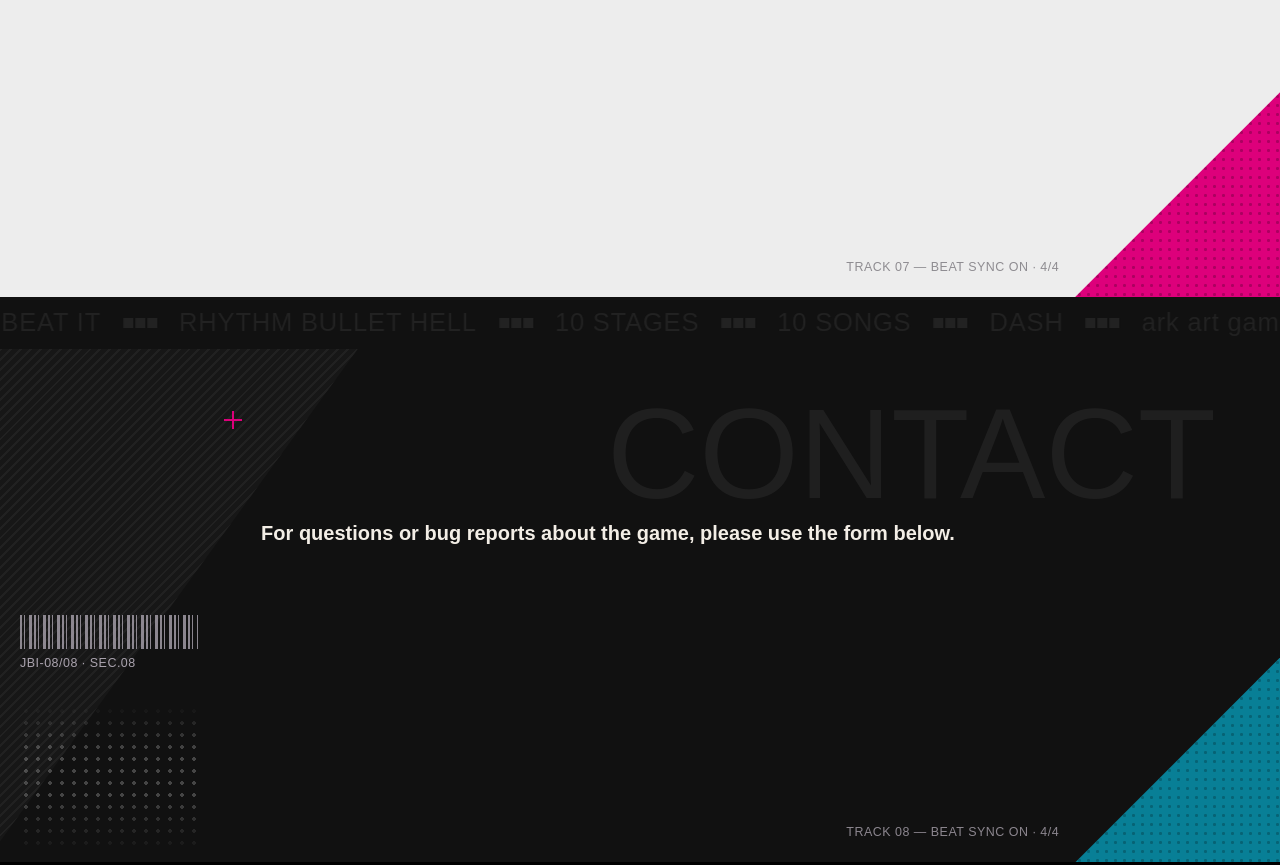
<file: en/manual/index.html>
<!doctype html>
<html lang="ja">
<head>
<meta charset="utf-8">
<meta name="viewport" content="width=device-width,initial-scale=1">
<title>Just Beat It</title>
<meta name="robots" content="noindex">
<link rel="canonical" href="https://raymee675.github.io/Just-Beat-It/">
<meta http-equiv="refresh" content="0; url=../../?lang=en#howto">
<style>body{margin:0;min-height:100vh;display:grid;place-items:center;background:#0b0a0e;color:#f3eee6;font-family:"Noto Serif JP",serif}a{color:#fff}</style>
</head>
<body>
<p><a href="../../?lang=en#howto">Just Beat It →</a></p>
</body>
</html>
</file>
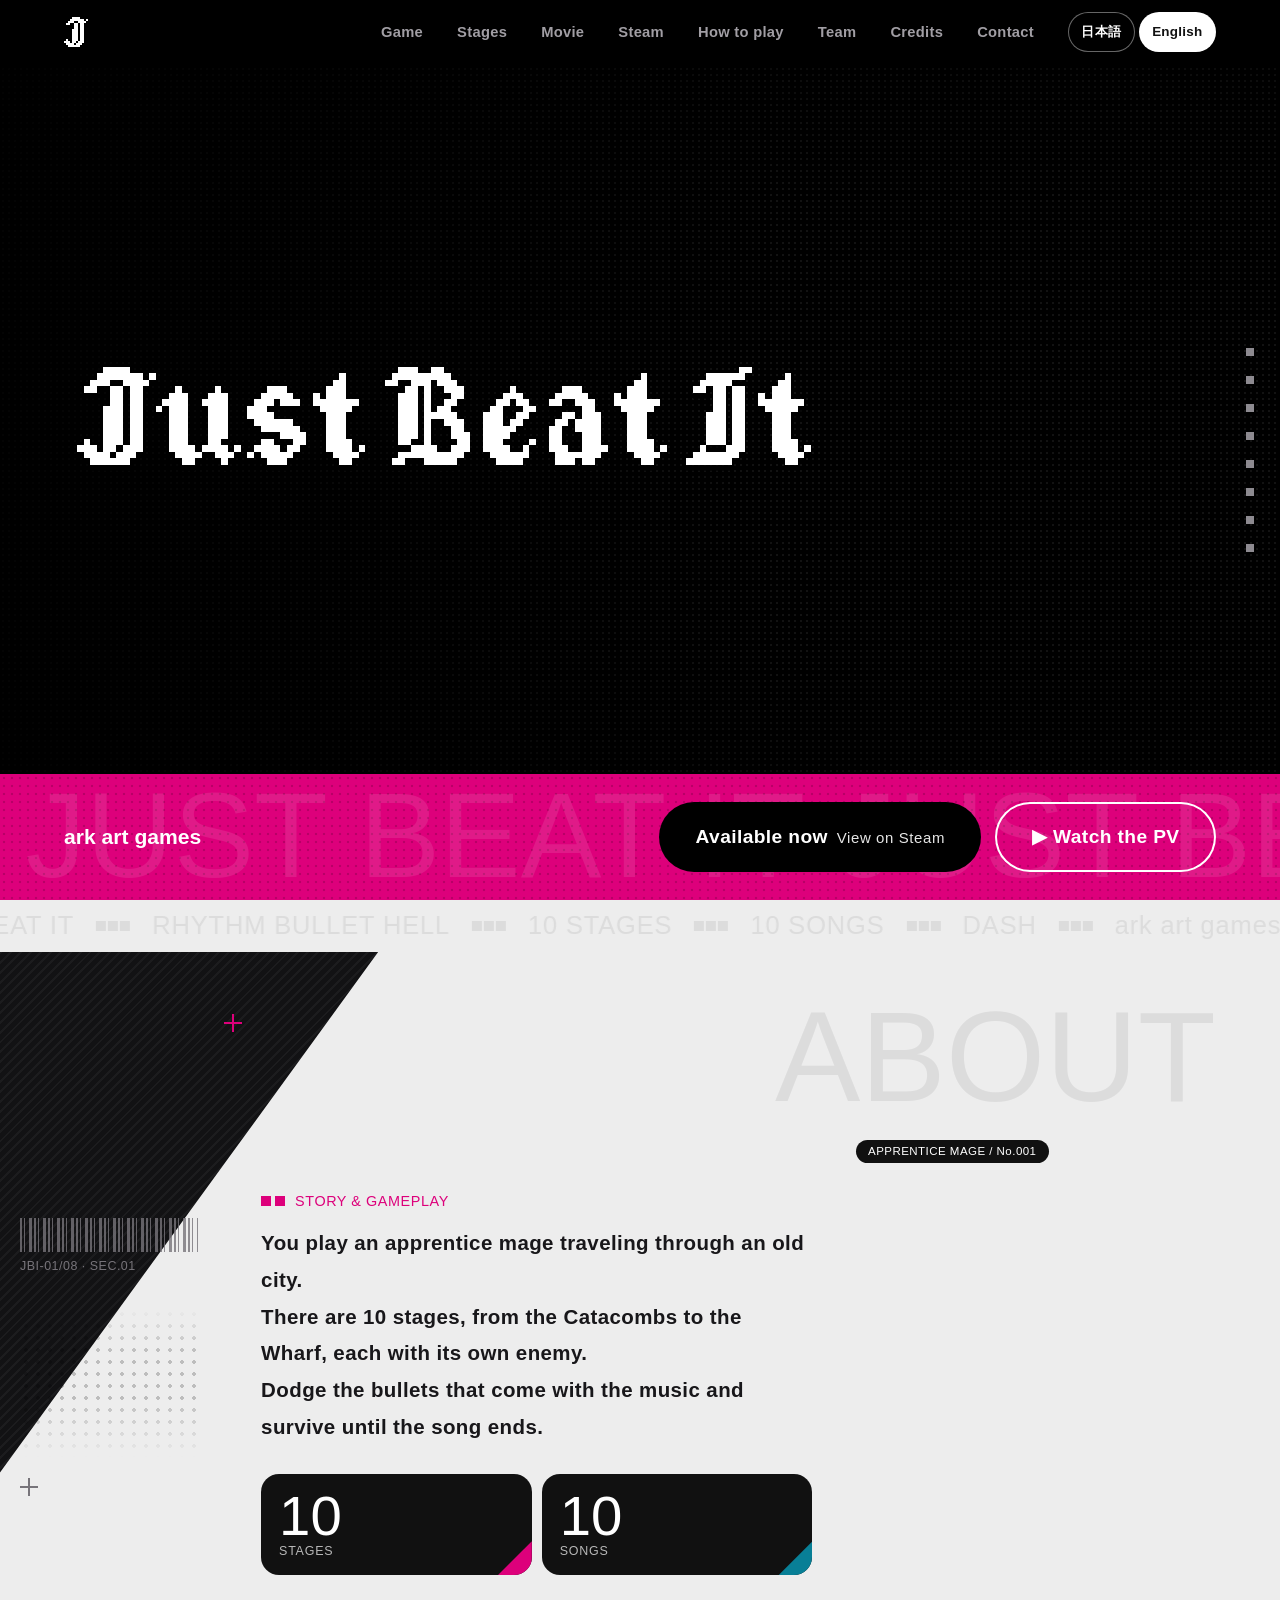
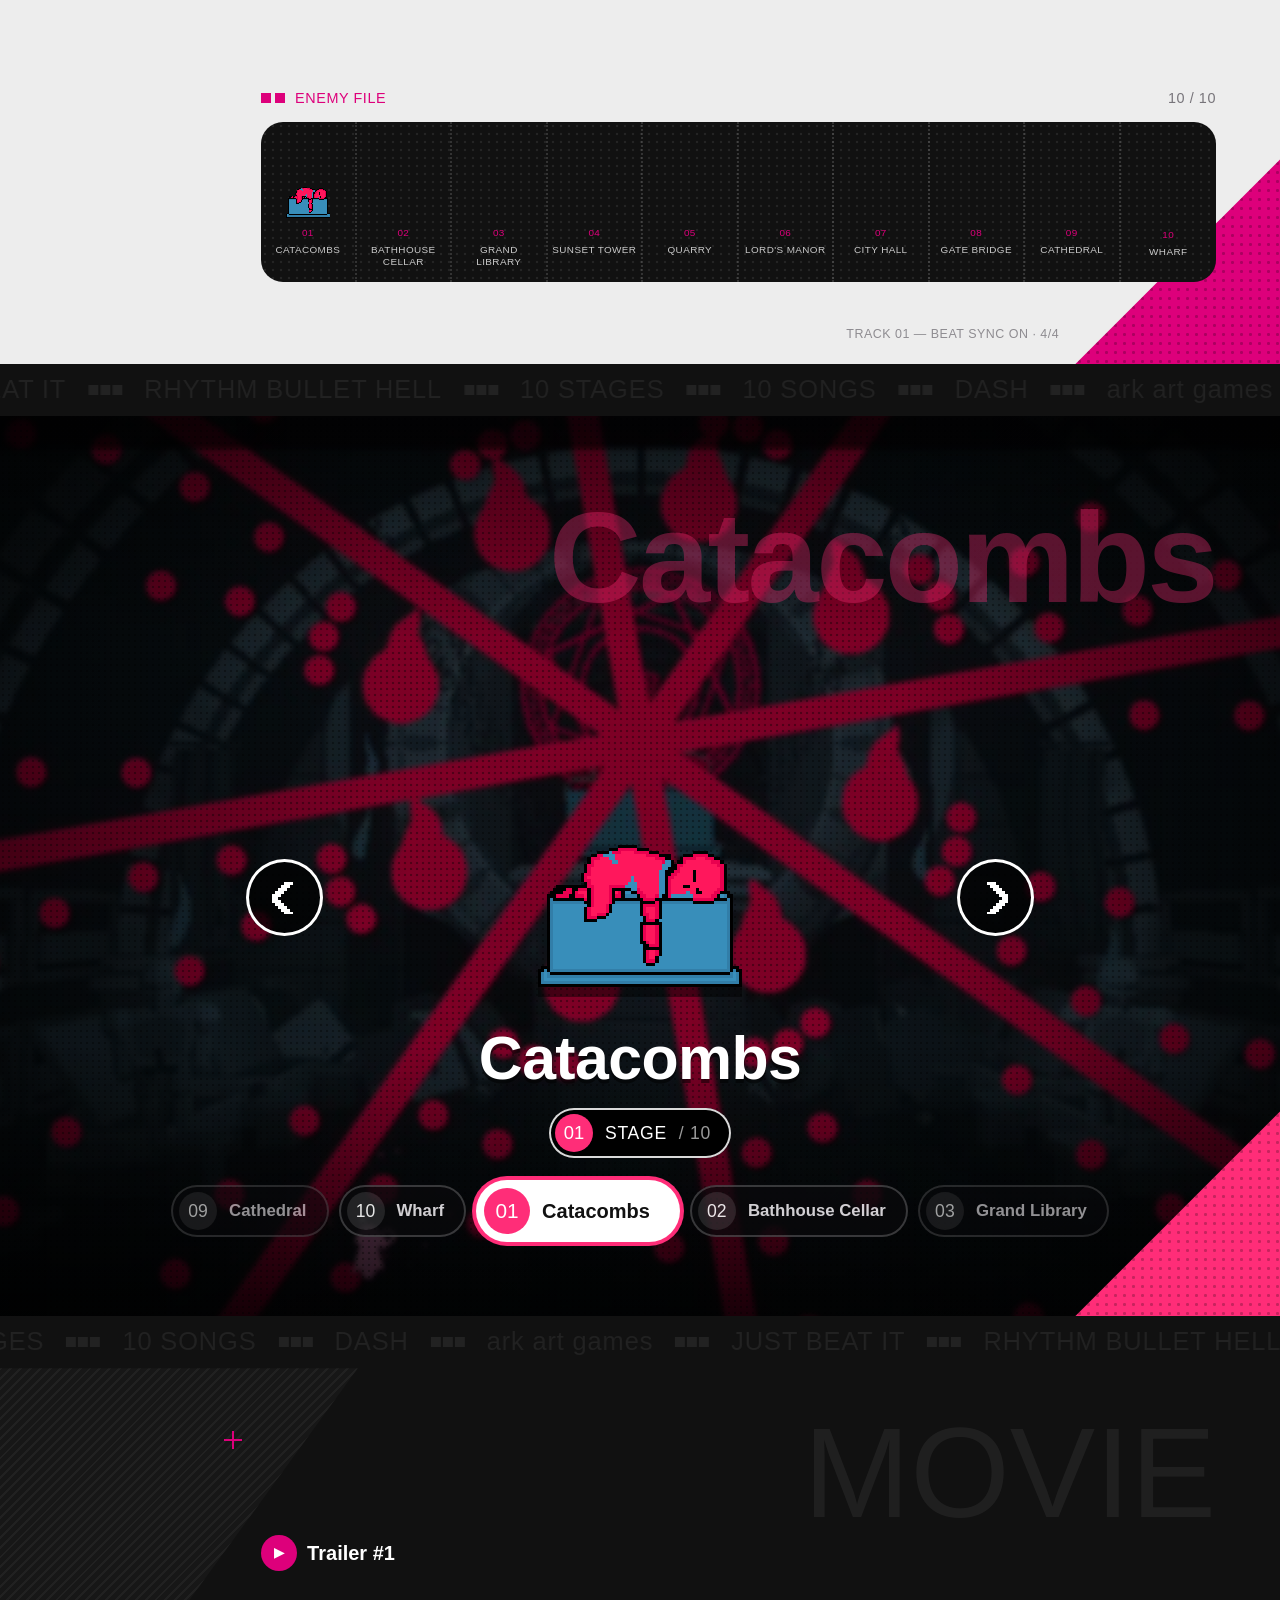
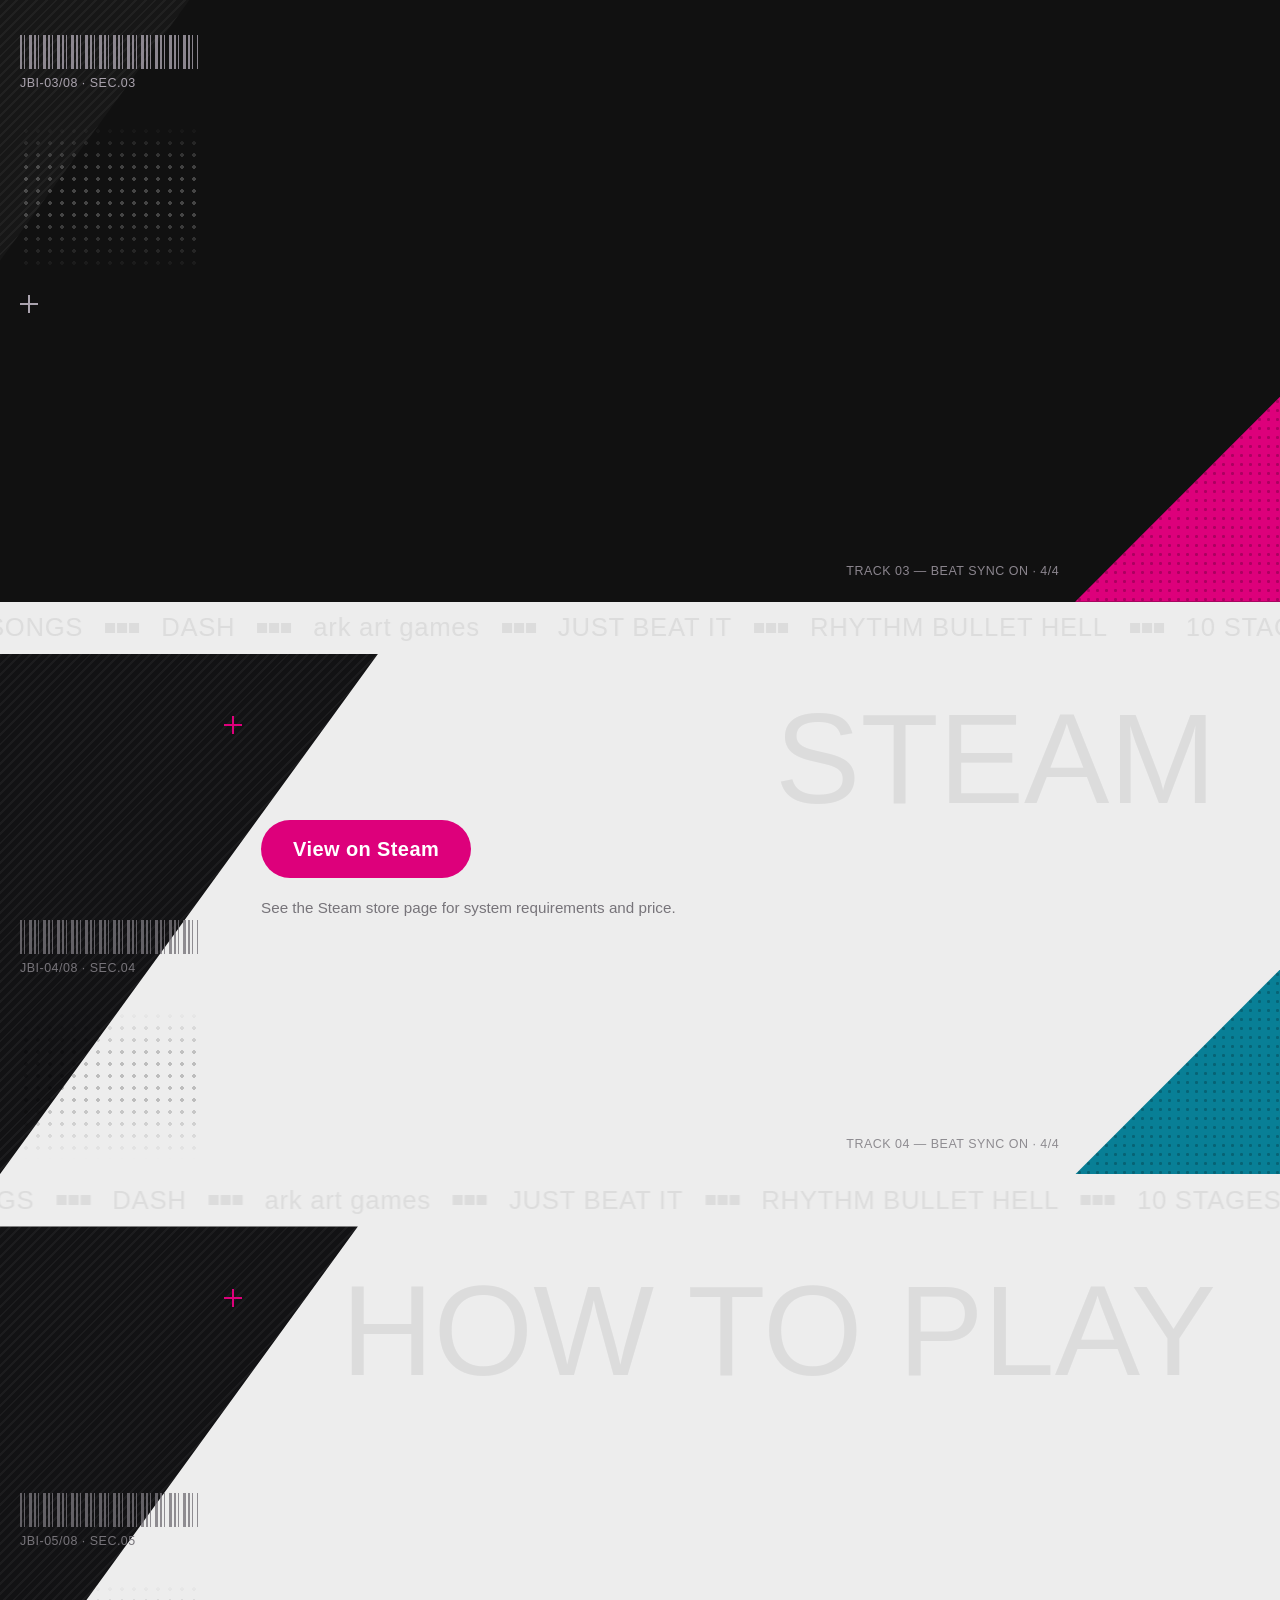
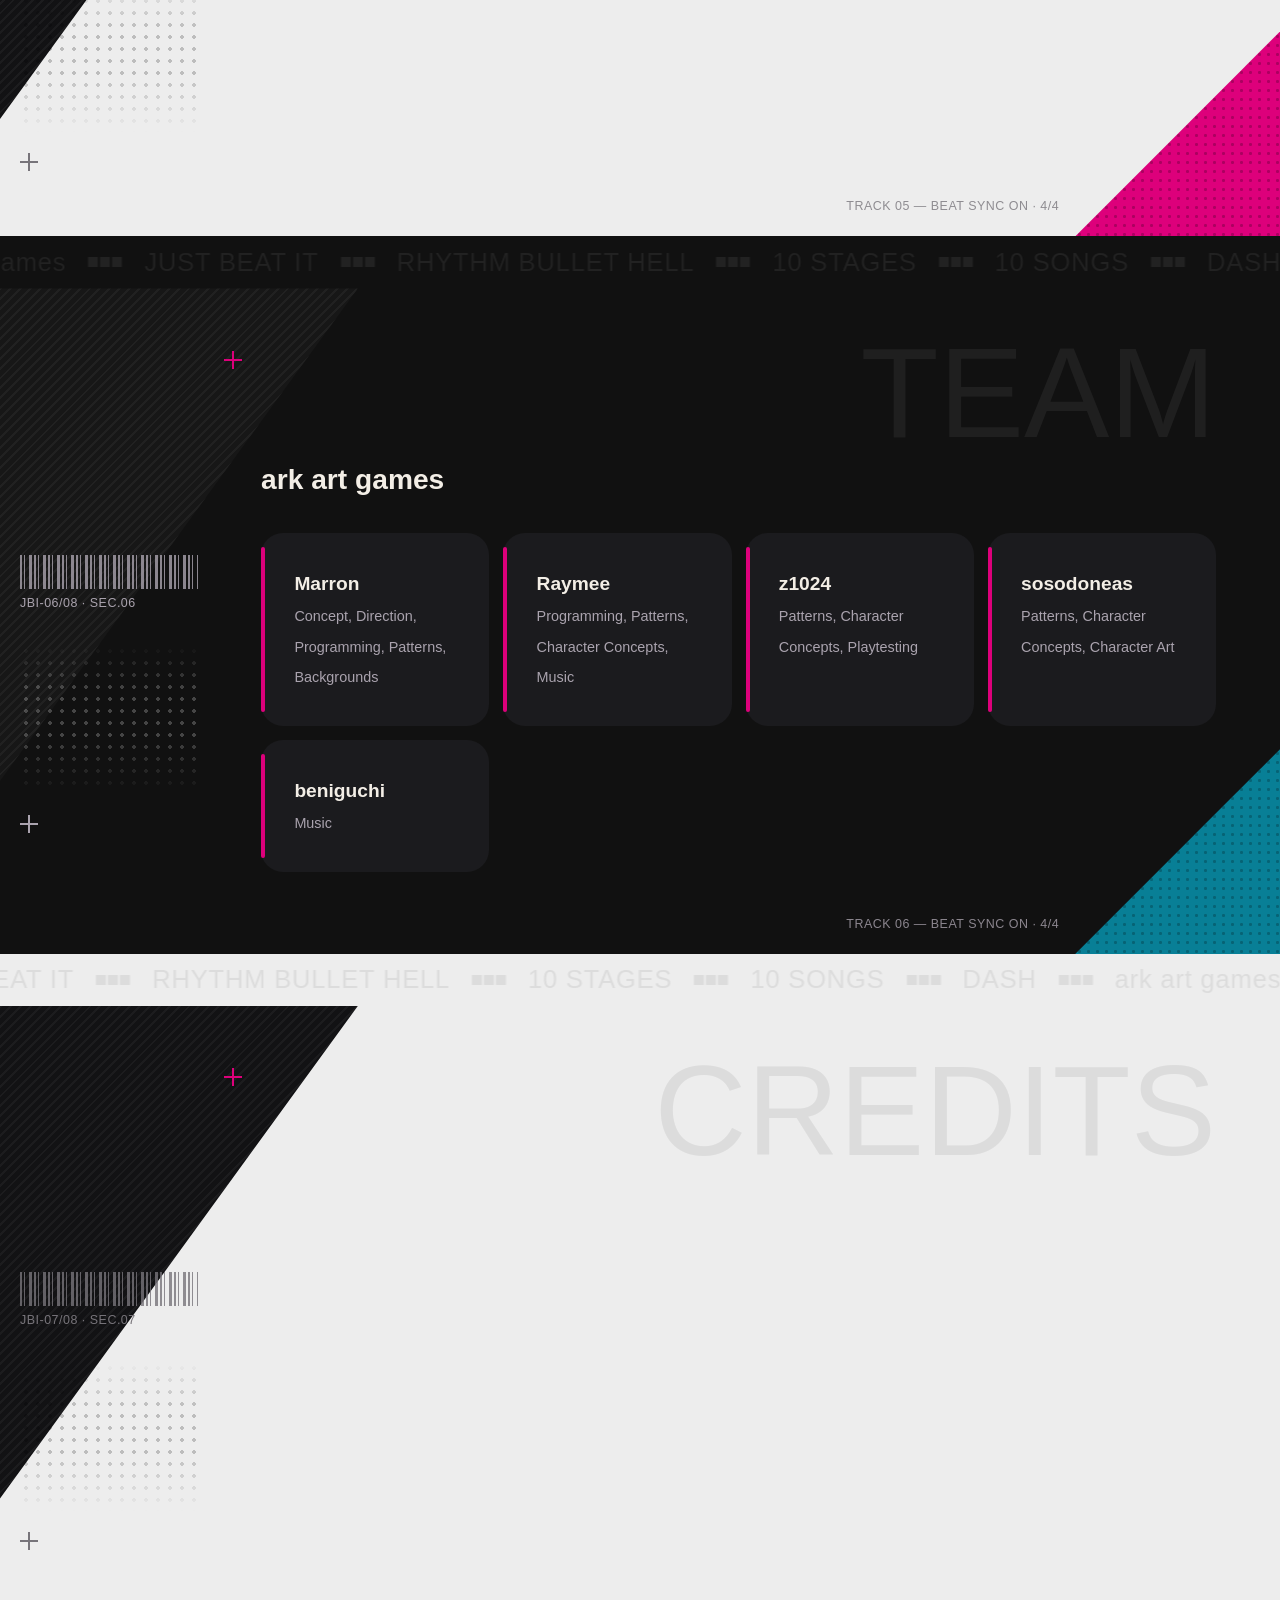
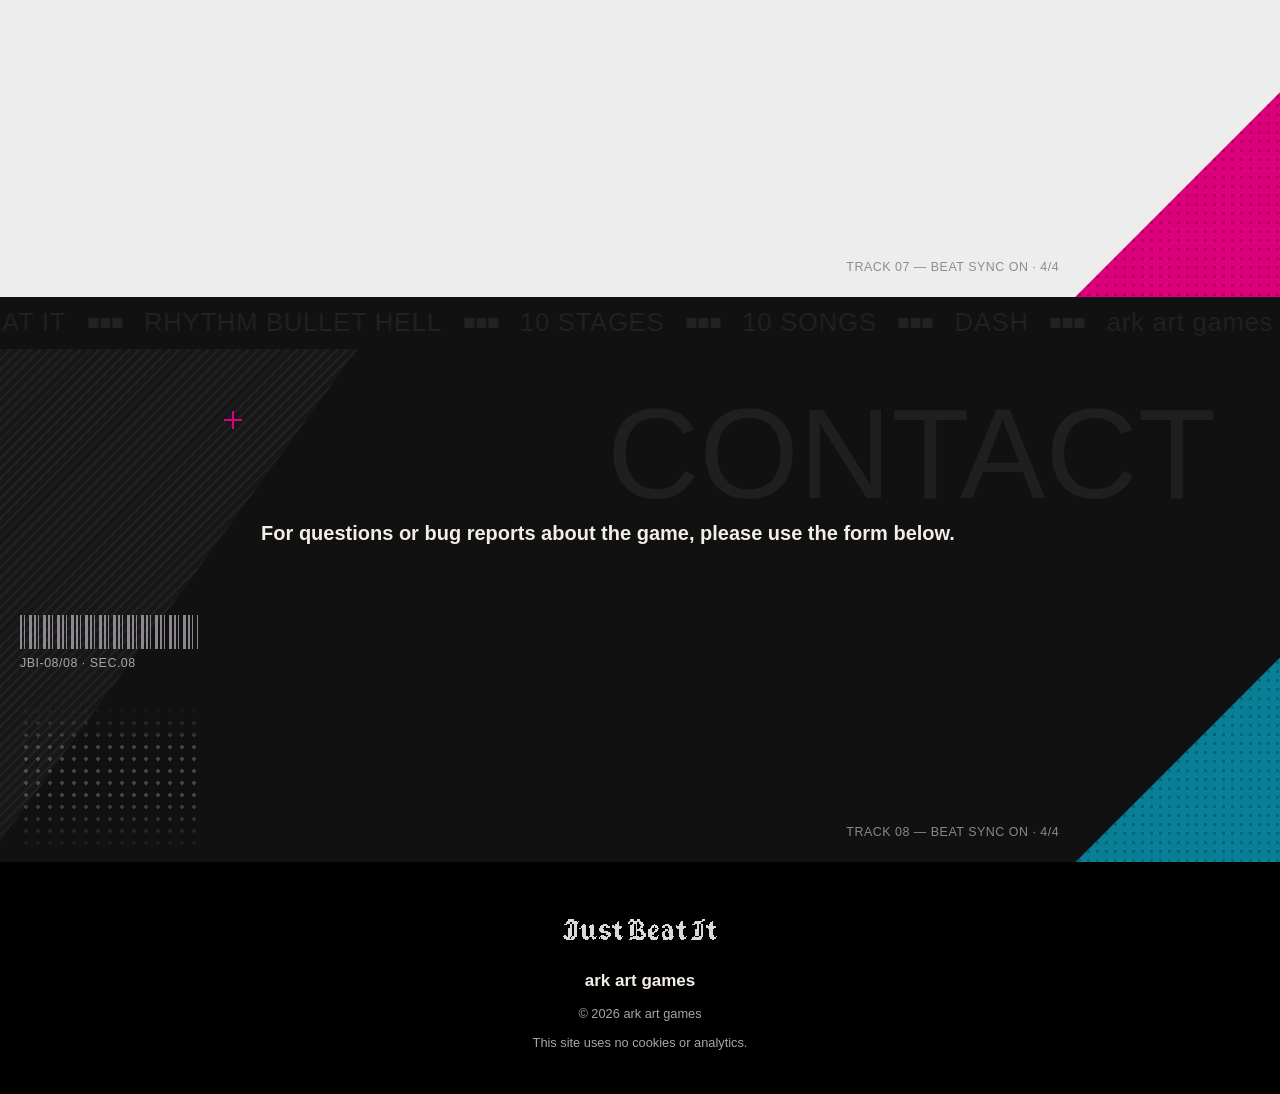
<file: en/support/index.html>
<!doctype html>
<html lang="ja">
<head>
<meta charset="utf-8">
<meta name="viewport" content="width=device-width,initial-scale=1">
<title>Just Beat It</title>
<meta name="robots" content="noindex">
<link rel="canonical" href="https://raymee675.github.io/Just-Beat-It/">
<meta http-equiv="refresh" content="0; url=../../?lang=en#contact">
<style>body{margin:0;min-height:100vh;display:grid;place-items:center;background:#0b0a0e;color:#f3eee6;font-family:"Noto Serif JP",serif}a{color:#fff}</style>
</head>
<body>
<p><a href="../../?lang=en#contact">Just Beat It →</a></p>
</body>
</html>
</file>
<file: assets/css/site.css>
/* Just Beat It — ゲームの UI（暗い板と筆の帯）にそろえた見た目 */
:root {
  --bg: #0b0a0e;
  --bg-2: #121017;
  --plate: rgba(20, 18, 25, .9);
  --plate-line: rgba(255, 255, 255, .09);
  --ink: #f3eee6;
  --muted: #aaa3ae;
  --magenta: #dd007b;
  --cyan: #087f96;
  --gray: #4b4852;
  --p1: #17b2ff;
  --p2: #3ceca8;
  --stage: #ff2d78;
  --font: "Noto Serif JP", "Hiragino Mincho ProN", "Yu Mincho", serif;
  --gutter: clamp(16px, 5vw, 72px);
  --header-h: calc(60px + env(safe-area-inset-top, 0px));
  color-scheme: dark;
}

* { box-sizing: border-box; }
html { scroll-behavior: smooth; scroll-padding-top: var(--header-h); }
html.calm { scroll-behavior: auto; }
body {
  margin: 0;
  background: var(--bg);
  color: var(--ink);
  font-family: var(--font);
  font-size: 16px;
  line-height: 1.85;
  overflow-x: hidden;
  -webkit-font-smoothing: antialiased;
}
img { max-width: 100%; height: auto; }
a { color: inherit; }
h1, h2, h3 { margin: 0; line-height: 1.3; }
p { margin: 0; }
code, kbd, pre { font-family: var(--font); }

/* 言語の切り替え: 選んでいない方の言語を隠す */
:root[data-lang="ja"] [lang="en"],
:root[data-lang="en"] [lang="ja"] { display: none !important; }

.skip {
  position: absolute; left: 8px; top: -60px; z-index: 100;
  padding: 8px 16px; background: var(--cyan); color: #fff;
}
.skip:focus { top: 8px; }

:focus-visible { outline: 2px solid #fff; outline-offset: 3px; }

/* ---- 筆の帯 ---- */
.band {
  --band: var(--gray);
  position: relative;
  display: inline-flex;
  align-items: center;
  justify-content: center;
  gap: .5em;
  isolation: isolate;
  padding: .5em 1.5em;
  color: #fff;
  font-weight: 700;
  text-decoration: none;
  white-space: nowrap;
  border: 0;
  background: none;
  font-family: inherit;
  font-size: inherit;
  cursor: pointer;
  transition: transform .18s ease, filter .18s ease;
}
.band::before {
  content: "";
  position: absolute;
  inset: 0 -.35em;
  z-index: -1;
  background: var(--band);
  -webkit-mask: url(../img/band-row-white.png) center / 100% 100% no-repeat;
  mask: url(../img/band-row-white.png) center / 100% 100% no-repeat;
}
.band-action { --band: var(--cyan); }
.band-idle { --band: var(--gray); }
.band-selected, .band[aria-selected="true"], .band[aria-current="true"] { --band: var(--magenta); }
a.band:hover, button.band:hover, .band:focus-visible {
  transform: scale(1.08);
  filter: brightness(1.2);
}
.band:active { transform: scale(1.04); }
.band.is-disabled { cursor: default; filter: saturate(.4) brightness(.8); }
.band.is-disabled:hover { transform: none; filter: saturate(.4) brightness(.8); }
.band-big { font-size: clamp(1rem, 2.2vw, 1.25rem); padding: .7em 2em; }
.band small { font-size: .7em; font-weight: 600; opacity: .85; margin-left: .6em; letter-spacing: .04em; }

/* ---- 暗い板 ---- */
.plate {
  position: relative;
  background: var(--plate);
  border: 1px solid var(--plate-line);
  box-shadow: 0 18px 40px rgba(0, 0, 0, .45), inset 0 0 0 1px rgba(0, 0, 0, .5);
  padding: clamp(18px, 3vw, 32px);
}

.p1 { color: var(--p1); font-weight: 700; }
.p2 { color: var(--p2); font-weight: 700; }
.note { color: var(--muted); font-size: .92rem; }
.lead { font-size: 1.1rem; margin-bottom: 28px; }

/* ---- ヘッダー ---- */
.header {
  position: fixed; inset: 0 0 auto 0; z-index: 50;
  height: var(--header-h);
  display: flex; align-items: center; gap: 20px;
  padding: env(safe-area-inset-top, 0px) max(var(--gutter), env(safe-area-inset-right, 0px)) 0 max(var(--gutter), env(safe-area-inset-left, 0px));
  background: linear-gradient(rgba(11, 10, 14, .92), rgba(11, 10, 14, .75));
  backdrop-filter: blur(6px);
  border-bottom: 1px solid rgba(255, 255, 255, .06);
  transition: opacity .6s ease, transform .6s ease;
}
html.js:not(.opened) .header { opacity: 0; transform: translateY(-100%); pointer-events: none; }
.header-logo img, .hero-logo img, .footer img { image-rendering: crisp-edges; image-rendering: pixelated; }
.header-logo { flex: 0 0 auto; width: 116px; min-height: 40px; display: grid; align-items: center; line-height: 0; }
.nav { display: flex; min-width: 0; gap: 4px; margin-left: auto; overflow-x: auto; scrollbar-width: none; }
.nav::-webkit-scrollbar { display: none; }
.nav a {
  display: flex; align-items: center; gap: 6px;
  min-width: 40px; min-height: 40px; padding: 6px 10px;
  color: var(--muted);
  text-decoration: none;
  font-size: .88rem;
  white-space: nowrap;
  transition: color .15s;
}
.nav a b { font-size: .72rem; color: var(--magenta); letter-spacing: .05em; }
.nav a:hover, .nav a.is-current { color: #fff; }
.nav a.is-current b { color: #fff; }
.lang { display: flex; gap: 2px; flex: 0 0 auto; font-size: .78rem; }
.band-chip { min-width: 40px; min-height: 40px; padding: .3em 1em; }
.band-chip .short { display: none; }

@media (max-width: 960px) {
  .header { gap: 12px; }
  .band-chip .long { display: none; }
  .band-chip .short { display: inline; }
  .nav a span { display: none !important; }
  .nav a b { font-size: .82rem; color: var(--muted); }
  .nav a.is-current b { color: #fff; }
}
@media (max-width: 560px) {
  :root { --header-h: calc(96px + env(safe-area-inset-top, 0px)); }
  .header { display: grid; grid-template-columns: minmax(0, 1fr) auto; grid-template-rows: 44px 44px; gap: 0 12px; padding-bottom: 8px; }
  .header-logo { width: 116px; }
  .nav { grid-column: 1 / -1; grid-row: 2; width: 100%; justify-content: space-between; margin: 0; gap: 0; overflow: visible; }
  .lang { grid-column: 2; grid-row: 1; }
  .nav a { min-width: 40px; justify-content: center; padding: 6px; }
  .band-chip { padding: .3em .7em; }
  .band-chip .long { display: none; }
  .band-chip .short { display: inline; }
}

/* ---- 00 トップ（オープニング） ---- */
.hero {
  position: relative;
  min-height: 100svh;
  display: grid;
  place-items: start center;
  overflow: hidden;
  background: #000;
  isolation: isolate;
}
.hero-scene { position: absolute; inset: 0; z-index: -1; opacity: 1; transition: opacity 2.4s ease; }
.hero-scene img { width: 100%; height: 100%; object-fit: cover; object-position: 50% 50%; }
.hero-scene::after {
  content: ""; position: absolute; inset: 0;
  background: linear-gradient(#0008, transparent 28%, transparent 70%, #0b0a0e),
    linear-gradient(transparent 20%, #08070b66 40%, #08070b99 58%, transparent 85%);
}
html.js:not(.calm) .hero:not(.is-logo):not(.is-done) .hero-scene { opacity: 0; }
.hero.is-done .hero-scene, html.calm .hero-scene { transition: none; }
.hero-canvas { position: absolute; inset: 0; width: 100%; height: 100%; z-index: 0; }
.hero-center {
  position: relative; z-index: 2;
  display: flex; flex-direction: column; align-items: center;
  text-align: center;
  padding: max(calc(var(--header-h) + 32px), 22svh) max(20px, env(safe-area-inset-left, 0px), env(safe-area-inset-right, 0px)) max(96px, env(safe-area-inset-bottom, 0px));
  width: 100%;
}
.hero-logo { width: min(80vw, 696px); line-height: 0; }
.hero-logo img { width: 100%; filter: drop-shadow(0 0 18px rgba(255, 255, 255, .28)); }
.hero-sub {
  margin-top: clamp(14px, 2.5vw, 26px);
  font-size: clamp(.8rem, 1.6vw, 1rem);
  letter-spacing: .6em;
  text-indent: .6em;
  color: #d9d3cc;
}
.hero-catch {
  margin-top: 10px;
  font-size: clamp(1.15rem, 3vw, 1.8rem);
  font-weight: 700;
  letter-spacing: .08em;
}
.hero-actions {
  display: flex; flex-wrap: wrap; justify-content: center; gap: 18px 28px;
  margin-top: clamp(28px, 5vw, 48px);
}
.hero-skip {
  position: absolute; right: max(16px, env(safe-area-inset-right, 0px)); z-index: 3;
  min-height: 40px; padding: 6px 14px; bottom: max(16px, env(safe-area-inset-bottom, 0px));
  background: transparent; border: 1px solid rgba(255, 255, 255, .25); color: #ccc;
  font: inherit; font-size: .8rem; cursor: pointer;
}
.hero-skip:hover { color: #fff; border-color: #fff; }
html:not(.js) .hero-skip, html.opened .hero-skip { display: none; }
.hero-scroll {
  position: absolute; bottom: 18px; left: 50%; z-index: 2;
  transform: translateX(-50%);
  font-size: .7rem; letter-spacing: .4em; color: #8d8790; text-decoration: none;
  transition: opacity .6s ease;
}
.hero-scroll::after {
  content: ""; display: block; width: 1px; height: 28px; margin: 6px auto 0;
  background: linear-gradient(#8d8790, transparent);
}
html.js:not(.opened) .hero-scroll { opacity: 0; }

/* 両脇から伸びる飾り（ステージの CG の切れ端） */
.hero-flank {
  position: absolute; top: 50%; z-index: 1;
  width: calc(50% - min(40vw, 380px) + 3vw);
  display: flex; flex-direction: column; gap: 7px;
  transform: translateY(-62%);
  pointer-events: none; opacity: .3;
}
.hero-flank-left { left: 0; align-items: flex-start; }
.hero-flank-right { right: 0; align-items: flex-end; }
.hero-flank i {
  display: block;
  height: clamp(8px, 1.4vw, 18px);
  background-size: 180% auto;
  background-position: center;
  box-shadow: 0 0 14px var(--c);
  border-top: 2px solid var(--c);
  transform-origin: left center;
  opacity: .9;
}
.hero-flank-left i { clip-path: polygon(0 0, calc(100% - 14px) 0, 100% 50%, calc(100% - 14px) 100%, 0 100%); }
.hero-flank-right i { transform-origin: right center; clip-path: polygon(14px 0, 100% 0, 100% 100%, 14px 100%, 0 50%); }
.hero-flank i:nth-child(1) { width: 78%; }
.hero-flank i:nth-child(2) { width: 100%; }
.hero-flank i:nth-child(3) { width: 62%; }
.hero-flank i:nth-child(4) { width: 90%; }
.hero-flank i:nth-child(5) { width: 50%; }

/* オープニングの段階: JS があるときだけ隠してから順に出す */
html.js .hero-logo, html.js .hero-sub, html.js .hero-catch, html.js .hero-actions { opacity: 0; }
html.js .hero-flank i { transform: scaleX(0); }
.hero.is-logo .hero-logo { animation: logo-in 1.6s cubic-bezier(.2, .7, .2, 1) forwards; }
.hero.is-sub .hero-sub { animation: rise .8s ease forwards; }
.hero.is-sub .hero-catch { animation: rise .8s .25s ease forwards; }
.hero.is-flank .hero-flank i { animation: flank .9s cubic-bezier(.2, .8, .2, 1) forwards; }
.hero.is-flank .hero-flank i:nth-child(2) { animation-delay: .08s; }
.hero.is-flank .hero-flank i:nth-child(3) { animation-delay: .16s; }
.hero.is-flank .hero-flank i:nth-child(4) { animation-delay: .24s; }
.hero.is-flank .hero-flank i:nth-child(5) { animation-delay: .32s; }
.hero.is-ready .hero-actions { animation: pop .6s cubic-bezier(.2, 1.4, .4, 1) forwards; }
.hero.is-done .hero-logo, .hero.is-done .hero-sub, .hero.is-done .hero-catch, .hero.is-done .hero-actions { animation: none; opacity: 1; }
.hero.is-done .hero-flank i { animation: none; transform: none; }

@keyframes logo-in {
  0% { opacity: 0; transform: scale(1.12); filter: brightness(4) blur(14px); }
  25% { opacity: 1; filter: brightness(2.6) blur(2px); }
  100% { opacity: 1; transform: scale(1); filter: brightness(1) blur(0); }
}
@keyframes rise { from { opacity: 0; transform: translateY(12px); } to { opacity: 1; transform: none; } }
@keyframes flank { from { transform: scaleX(0); } to { transform: scaleX(1); } }
@keyframes pop { from { opacity: 0; transform: scale(.85); } to { opacity: 1; transform: none; } }

@media (max-width: 720px) {
  .hero-flank { display: none; }
  .hero-scene img { object-position: 73% center; }
  .hero-sub { letter-spacing: .25em; text-indent: .25em; }
  .hero-actions { width: 100%; gap: 18px; }
  .hero-actions .band { max-width: 100%; }
  .hero-actions small { display: block; margin-left: 0; }
  .hero-actions { flex-direction: column; align-items: center; }
}

/* ---- 区画 ---- */
.section {
  position: relative;
  padding: clamp(80px, 12vw, 140px) var(--gutter);
  min-height: 80svh;
  border-top: 1px solid rgba(255, 255, 255, .05);
}
.section::before {
  /* 区画の頭の斜めの線 */
  content: "";
  position: absolute; left: 0; top: -1px;
  width: 38%; height: 4px;
  background: var(--magenta);
  transform: skewX(-40deg); transform-origin: left;
}
.section--alt::before { left: auto; right: 0; background: var(--cyan); transform: none; clip-path: polygon(0 0, 100% 0, 100% 100%, 4px 100%); }
.section > * { max-width: 1180px; margin-left: auto; margin-right: auto; }
.section-head { position: relative; margin-bottom: clamp(36px, 6vw, 64px); }
.section-no {
  position: absolute; left: -.06em; top: -.62em; z-index: 0;
  font-size: clamp(6rem, 18vw, 13rem);
  font-weight: 900;
  line-height: 1;
  color: transparent;
  -webkit-text-stroke: 1px rgba(255, 255, 255, .14);
  pointer-events: none;
  user-select: none;
}
.section-title { position: relative; z-index: 1; font-size: clamp(1.6rem, 4.4vw, 2.6rem); font-weight: 900; }
.band-title {
  --band: var(--magenta);
  padding: .3em 1.2em .35em;
  transform: rotate(-3deg);
  transform-origin: left center;
  letter-spacing: .06em;
}
.section-en {
  position: relative; z-index: 1;
  margin-top: 14px; margin-left: 4px;
  font-size: .78rem; letter-spacing: .5em; color: var(--muted);
}
.section-head--alt { display: grid; grid-template-columns: minmax(0, 1fr) auto; }
.section-head--alt .section-no { left: auto; right: -.02em; }
.section-head--alt .section-title { grid-column: 2; max-width: 100%; text-align: right; }
.section-head--alt .band-title { --band: #f3eee6; color: #17131e; transform: rotate(2deg); transform-origin: right center; }
.section-head--alt .section-en { grid-column: 2; margin-left: 4px; color: #d6d0c9; }
.sub-title { font-size: 1.25rem; margin: 56px 0 14px; padding-left: 14px; border-left: 4px solid var(--cyan); }

/* ---- 01 ゲームについて ---- */
.about { display: grid; grid-template-columns: minmax(0, 1fr) minmax(200px, 340px); gap: clamp(24px, 4vw, 56px); align-items: start; }
.about-lead p { font-size: clamp(1rem, 1.8vw, 1.18rem); line-height: 2.1; }
.about-lead .aside { margin-top: 14px; font-size: .88rem; color: var(--muted); line-height: 1.8; }
.features { list-style: none; margin: 22px 0 0; padding: 0; display: grid; grid-template-columns: repeat(auto-fill, minmax(min(250px, 100%), 1fr)); gap: 14px; }
.features li { padding: 22px 22px 22px 70px; }
.features li > b {
  position: absolute; left: 18px; top: 18px;
  font-size: 1.5rem; font-weight: 900; color: var(--magenta); line-height: 1;
}
.features h3 { font-size: 1.08rem; margin-bottom: 6px; }
.features p { font-size: .92rem; color: #d6d0c9; line-height: 1.8; }
.about-art { margin: 0; position: sticky; top: calc(var(--header-h) + 24px); }
.about-art img { width: 100%; filter: drop-shadow(0 20px 40px rgba(0, 0, 0, .6)); }
@media (max-width: 820px) {
  .about { grid-template-columns: minmax(0, 1fr); }
  .about-art { position: static; max-width: 240px; margin: 0 auto; order: -1; }
}

/* ---- 02 ステージ ---- */
.stages {
  min-height: 100svh; overflow: hidden; isolation: isolate;
  padding-top: calc(var(--header-h) + 28px); padding-bottom: 28px;
  display: flex; flex-direction: column; justify-content: center;
}
.stages > * { width: 100%; }
.stages .section-head { margin-bottom: 12px; }
.stage-bg { position: absolute; inset: 0; z-index: -1; max-width: none; margin: 0; }
.stage-bg img {
  position: absolute; inset: 0; width: 100%; height: 100%;
  object-fit: cover;
  filter: saturate(1.1) brightness(.55);
  transition: opacity .7s ease;
}
.stage-bg img[data-stage-bg-next] { opacity: 0; }
.stage-bg::after {
  content: ""; position: absolute; inset: 0;
  background:
    linear-gradient(90deg, rgba(11, 10, 14, .92) 0%, rgba(11, 10, 14, .55) 38%, rgba(11, 10, 14, .2) 70%, rgba(11, 10, 14, .55) 100%),
    linear-gradient(rgba(11, 10, 14, .85), transparent 22%, transparent 75%, rgba(11, 10, 14, .95));
}
.stage-ui { min-width: 0; display: grid; grid-template-columns: 290px minmax(0, 1fr); gap: clamp(20px, 4vw, 60px); align-items: center; }
.stage-list { display: flex; flex-direction: column; gap: 4px; }
.stage-list button {
  --band: rgba(60, 57, 66, .78);
  min-height: 40px;
  position: relative;
  display: flex; align-items: center; gap: 14px;
  isolation: isolate;
  padding: clamp(.3em, .9svh, .55em) 1.2em;
  border: 0; background: none; color: #ddd7d0;
  font: inherit; font-size: 1rem; font-weight: 600; text-align: left;
  cursor: pointer;
  transform-origin: left center;
  transition: transform .18s ease, filter .18s ease, color .18s;
}
.stage-list button::before {
  content: ""; position: absolute; inset: 0; z-index: -1;
  background: var(--band);
  -webkit-mask: url(../img/band-row-white.png) center / 100% 100% no-repeat;
  mask: url(../img/band-row-white.png) center / 100% 100% no-repeat;
}
.stage-list button b { font-size: .8rem; color: var(--muted); width: 1.6em; }
.stage-list button:hover { filter: brightness(1.25); transform: scale(1.03); color: #fff; }
.stage-list button[aria-selected="true"] { --band: var(--magenta); color: #fff; transform: scale(1.08); }
.stage-list button[aria-selected="true"] b { color: #fff; }

.stage-stage { min-width: 0; position: relative; display: grid; grid-template-rows: auto 1fr auto; justify-items: center; text-align: center; }
.stage-stage::before {
  /* ステージの色の傾いた帯 */
  content: ""; position: absolute; left: -10%; right: -10%; top: 46%; height: 34%;
  background: var(--stage);
  opacity: .22;
  transform: rotate(-6deg);
  -webkit-mask: url(../img/band-row-white.png) center / 100% 100% no-repeat;
  mask: url(../img/band-row-white.png) center / 100% 100% no-repeat;
  transition: background .5s ease;
}
.stage-count { position: relative; justify-self: end; display: flex; align-items: baseline; gap: 8px; color: var(--muted); font-size: .8rem; letter-spacing: .3em; }
.stage-count b { font-size: clamp(2.6rem, 6vw, 4rem); color: var(--stage); letter-spacing: 0; line-height: 1; transition: color .4s; }
.stage-enemy { position: relative; display: grid; place-items: center; width: min(68vw, 400px, 46svh); aspect-ratio: 1; }
.stage-enemy img {
  width: 100%; height: 100%; object-fit: contain;
  image-rendering: pixelated;
  filter: drop-shadow(0 0 24px var(--stage)) drop-shadow(0 0 2px rgba(0, 0, 0, .9));
}
.stage-enemy.is-enter img { animation: enemy-in .55s cubic-bezier(.2, .8, .2, 1); }
@keyframes enemy-in { from { opacity: 0; transform: translateX(14%) scale(.92); } to { opacity: 1; transform: none; } }
.stage-name { max-width: 100%; overflow-wrap: anywhere; position: relative; display: flex; flex-direction: column; align-items: center; gap: 2px; }
.stage-name ruby {
  font-size: clamp(2.2rem, min(6vw, 7svh), 4.2rem); font-weight: 900; color: var(--stage);
  text-shadow: 0 0 22px rgba(0, 0, 0, .8), 0 2px 0 rgba(0, 0, 0, .7);
  -webkit-text-stroke: 6px rgba(8, 7, 11, .9);
  paint-order: stroke fill;
  letter-spacing: .08em;
  transition: color .4s;
}
.stage-name rt { font-size: .26em; font-weight: 600; color: #e6e0d8; letter-spacing: .3em; -webkit-text-stroke: 0; }
.stage-name [data-stage-name-en] { font-size: .9rem; letter-spacing: .3em; color: #d8d2cb; text-transform: uppercase; }
:root[data-lang="en"] .stage-name [data-stage-name-en] {
  font-size: clamp(2rem, 5.6vw, 3.8rem); font-weight: 900; letter-spacing: .04em; text-transform: none;
  color: var(--stage); text-shadow: 0 0 22px rgba(0, 0, 0, .8), 0 2px 0 rgba(0, 0, 0, .7);
  -webkit-text-stroke: 6px rgba(8, 7, 11, .9); paint-order: stroke fill;
}
.stage-name.is-enter { animation: name-in .5s ease; }
@keyframes name-in { from { opacity: 0; clip-path: inset(0 100% 0 0); } to { opacity: 1; clip-path: inset(0 0 0 0); } }
.stage-help { margin-top: 22px; font-size: .85rem; color: var(--muted); }

@media (max-width: 820px) {
  .stage-ui { grid-template-columns: minmax(0, 1fr); }
  .stage-list { min-width: 0; max-width: 100%; flex-direction: row; overflow-x: auto; padding: 8px 4px 12px; scrollbar-width: thin; }
  .stage-list button { flex: 0 0 auto; transform-origin: center; }
  .stage-stage { min-height: 0; }
  .stage-count { justify-self: center; }
}

/* ---- 03 映像 ---- */
.movie { max-width: 1080px; }
.movie-label { font-weight: 700; margin-bottom: 12px; color: #fff; }
.movie-label::before { content: "▶"; color: var(--magenta); margin-right: 10px; }
.movie-frame { padding: 10px; aspect-ratio: 16 / 9; }
.movie-frame video, .movie-frame iframe { display: block; width: 100%; height: 100%; border: 0; background: #000; object-fit: cover; }
.movie-note { margin-top: 12px; color: var(--muted); font-size: .88rem; }

/* ---- 04 Steam・お問い合わせ ---- */
.action-cards { display: grid; grid-template-columns: repeat(auto-fit, minmax(min(280px, 100%), 1fr)); gap: 20px; }
.dl { display: flex; flex-direction: column; gap: 20px; }
.dl h3 { font-size: 1.6rem; font-weight: 900; letter-spacing: .04em; }
.dl .band { align-self: flex-start; margin-top: auto; }
#steam .steam-note { margin-top: 16px; }
#steam .play-notice { margin-top: 24px; }

/* ---- 05 遊び方 ---- */
.howto { display: grid; grid-template-columns: minmax(0, 1fr) minmax(0, 1.4fr); gap: 20px; align-items: start; }
.howto .rules { grid-column: 1 / -1; }
@media (max-width: 820px) {
  .howto { grid-template-columns: minmax(0, 1fr); }
}
.controls h3, .rules h3, .credits h3 { font-size: 1.12rem; margin-bottom: 16px; }
.control-map { margin: 0; }
.control-row { padding: 12px 0; border-bottom: 1px solid rgba(255, 255, 255, .07); }
.control-row dt { margin-bottom: 8px; color: var(--muted); font-size: .88rem; font-weight: 600; }
.control-row dd { margin: 0; }
.key-set { display: flex; flex-wrap: wrap; align-items: center; gap: 8px; }
.key-cluster { display: inline-grid; grid-template-columns: repeat(3, 32px); gap: 4px; }
.key-cluster kbd { margin: 0; min-width: 0; min-height: 32px; display: grid; place-items: center; }
.key-cluster kbd:first-child { grid-column: 2; }
.key-cluster kbd:nth-child(2) { grid-column: 1; }
.key-unit { display: inline-flex; align-items: center; flex-wrap: wrap; }
.controls .note { margin-top: 14px; overflow-wrap: anywhere; }
.controls small { color: var(--muted); }
.controls h4 { margin: 0 0 12px; font-size: 1.15rem; }
.player-maps { display: grid; grid-template-columns: repeat(2, minmax(0, 1fr)); gap: 16px; }
.player-map { --player: var(--p1); min-width: 0; padding: 16px; border: 1px solid var(--player); background: #0b0a0e88; }
.player-map--p2 { --player: var(--p2); }
.player-map kbd { border-color: var(--player); }
.controls-duo { min-width: 0; }
.or { color: var(--muted); font-size: .85em; margin: 0 4px; }
kbd {
  display: inline-block; min-width: 1.9em; margin: 2px 2px;
  padding: 1px 6px;
  border: 1px solid rgba(255, 255, 255, .25); border-bottom-width: 3px; border-radius: 4px;
  background: #1d1b22;
  font-size: .85em; font-weight: 700; text-align: center; line-height: 1.6;
}
kbd.wide { min-width: 4.4em; }
kbd.space { min-width: 7em; }
.key-set > kbd, .key-unit kbd { min-height: 32px; padding-top: 3px; padding-bottom: 3px; }
.rules ul { margin: 0; padding-left: 1.2em; display: grid; gap: 8px; font-size: .93rem; }

/* ---- 06 制作 ---- */
.team-name { font-size: clamp(1.3rem, 3vw, 1.9rem); font-weight: 900; margin-bottom: 28px; }
.members { list-style: none; margin: 0; padding: 0; display: grid; grid-template-columns: repeat(auto-fill, minmax(min(220px, 100%), 1fr)); gap: 14px; }
.members li { padding: 18px 20px 18px 24px; }
.members li::before { content: ""; position: absolute; left: 0; top: 14px; bottom: 14px; width: 4px; background: var(--magenta); }
.members b { display: block; font-size: 1.2rem; }
.members span { color: var(--muted); font-size: .9rem; }

/* ---- 07 クレジット ---- */
.credits { display: grid; gap: 20px; }
.credit-list { list-style: none; margin: 0; padding: 0; display: grid; gap: 0; }
.credit-list li { display: grid; grid-template-columns: minmax(10em, 15em) 1fr; gap: 4px 18px; padding: 10px 0; border-bottom: 1px solid rgba(255, 255, 255, .07); font-size: .9rem; }
.credit-list li > span { color: #d6d0c9; word-break: break-word; }
.credit-list small { grid-column: 2; color: var(--muted); }
.license {
  margin: 0; max-height: 360px; overflow: auto;
  padding: 16px; background: rgba(0, 0, 0, .35);
  font-family: ui-monospace, Consolas, monospace; font-size: .76rem; line-height: 1.6;
  white-space: pre-wrap; overflow-wrap: anywhere; color: #cfc9c2;
}
@media (max-width: 640px) {
  .player-maps { grid-template-columns: minmax(0, 1fr); }
  .section-title { font-size: clamp(1.35rem, 5.8vw, 1.9rem); }
  .band-title { padding-left: .85em; padding-right: .85em; }
  .section-head--alt .section-en { margin-left: 0; }
  .stage-name [data-stage-name-en] { letter-spacing: .12em; }
  .credit-list li { grid-template-columns: 1fr; }
  .credit-list small { grid-column: 1; }
}

/* ---- フッター ---- */
.footer { padding: 56px var(--gutter) max(40px, env(safe-area-inset-bottom, 0px)); text-align: center; border-top: 1px solid rgba(255, 255, 255, .06); background: #070609; }
.footer img { width: 160px; opacity: .85; }
.footer-team { margin-top: 12px; font-weight: 700; }
.copyright { margin-top: 6px; color: var(--muted); font-size: .8rem; }

/* 出てくる時の動き */
html.js .reveal { opacity: 0; transform: translateY(24px); transition: opacity .7s ease, transform .7s ease; }
html.js .reveal.is-in { opacity: 1; transform: none; }

@media (prefers-reduced-motion: reduce) {
  *, *::before, *::after { animation-duration: .01ms !important; animation-iteration-count: 1 !important; transition-duration: .01ms !important; }
}
</file>
<file: assets/css/style-new.css>
/* 通常の URL で使う新しい見た目: ゼンゼロ公式サイトの組み方に寄せる。
   和文見出しは M PLUS 1 の極太、英字と数字は Anton の大文字、本文は Noto Sans JP。
   区画の頭は「左端の名札（区画名・英字・大きな番号）」と「右上の大きな薄い英字」。明るい灰色と黒の面を交互に置き、区切り線は使わない。文字は傾けない */

/* 見比べの切り替え（?style= がある時だけ main.js が左下に出す） */
.style-switch {
  position: fixed; z-index: 60;
  left: max(12px, env(safe-area-inset-left, 0px)); bottom: max(12px, env(safe-area-inset-bottom, 0px));
  display: flex; padding: 3px;
  background: #111;
  border: 1px solid rgba(255, 255, 255, .35);
  border-radius: 999px;
  font-size: .75rem; font-weight: 700;
}
.style-switch button {
  min-height: 36px; padding: 6px 14px;
  background: none; border: 0; border-radius: 999px; color: #bbb;
  font: inherit; cursor: pointer;
}
.style-switch button[aria-pressed="true"] { background: #fff; color: #111; }

/* 試作だけで使う部品は、今の見た目では出さない */
html:not([data-style="new"]) .zz-only { display: none !important; }

html[data-style="new"] {
  --font: "Noto Sans JP", "Hiragino Kaku Gothic ProN", "Hiragino Sans", "Yu Gothic", "Meiryo", sans-serif;
  --ja: "M PLUS 1", "Noto Sans JP", "Hiragino Kaku Gothic ProN", sans-serif;
  --en: "Anton", "Impact", "M PLUS 1", sans-serif;
  --wide: "Montserrat", "M PLUS 1", sans-serif;
  --black: #111;
  --light: #ededed;
  --dark-ink: #222122;
  --dark-muted: #77747a;
  --carbon: repeating-linear-gradient(135deg, rgba(255, 255, 255, .045) 0 2px, transparent 2px 7px);
  --header-h: calc(64px + env(safe-area-inset-top, 0px));
}
html[data-style="new"] body { background: var(--black); font-size: 17px; line-height: 1.8; }

/* ---- 文字の役目 ---- */
html[data-style="new"] h1,
html[data-style="new"] h2,
html[data-style="new"] h3,
html[data-style="new"] h4 { font-family: var(--ja); font-weight: 900; letter-spacing: 0; }
html[data-style="new"] code,
html[data-style="new"] pre { font-family: ui-monospace, Consolas, monospace; }

/* ---- ボタン: 角丸いっぱいのピル。筆の帯の形はやめる ---- */
html[data-style="new"] .band {
  font-family: var(--ja); font-weight: 900; letter-spacing: .02em;
  padding: .55em 1.6em;
  border-radius: 999px;
}
html[data-style="new"] .band::before { inset: 0; border-radius: inherit; -webkit-mask: none; mask: none; }
html[data-style="new"] .band-action::before { background: var(--magenta); }
html[data-style="new"] .band-idle::before { background: var(--black); box-shadow: inset 0 0 0 2px rgba(255, 255, 255, .85); }
html[data-style="new"] .band small { font-family: var(--en); font-weight: 400; font-size: .78em; letter-spacing: .04em; opacity: .9; }
html[data-style="new"] a.band:hover,
html[data-style="new"] button.band:hover,
html[data-style="new"] .band:focus-visible { transform: none; filter: brightness(1.15); }
html[data-style="new"] .band:active { transform: scale(.98); }
html[data-style="new"] .band.is-disabled:hover { filter: saturate(.4) brightness(.8); }

/* ---- ヘッダー: 黒一色。いまの区画は白い札 ---- */
html[data-style="new"] .header {
  gap: 18px;
  background: #000;
  backdrop-filter: none;
  border-bottom: 0;
}
/* ヘッダーのロゴは「J」の 1 文字だけ（トップに大きなロゴがあるため） */
html[data-style="new"] .header-logo { width: auto; min-width: 44px; min-height: 44px; }
html[data-style="new"] .header-logo .zz-logo-full { display: none; }
html[data-style="new"] .header-logo .zz-logo-j { display: block; width: 24px; height: 30px; image-rendering: pixelated; }
html[data-style="new"] .nav { gap: 2px; margin-left: auto; }
html[data-style="new"] .nav a {
  min-height: 40px; padding: 4px 16px;
  border-radius: 999px;
  color: #a19ea4;
  font-size: .92rem; font-weight: 700; letter-spacing: .02em;
}
html[data-style="new"] .nav a b { display: none; }
html[data-style="new"] .nav a:hover { color: #fff; }
html[data-style="new"] .nav a.is-current { background: #fff; color: #111; }
html[data-style="new"] .lang { gap: 4px; }
html[data-style="new"] .band-chip { min-width: 44px; min-height: 40px; padding: .25em 1em; font: 700 .84rem/1 var(--font); }
html[data-style="new"] .band-chip::before { background: transparent; box-shadow: inset 0 0 0 1px rgba(255, 255, 255, .4); }
html[data-style="new"] .band-chip[aria-current="true"] { color: #111; }
html[data-style="new"] .band-chip[aria-current="true"]::before { background: #fff; box-shadow: none; }

/* 言語・メニューのボタンは同じ高さにそろえる */
html[data-style="new"] .header { --hbtn: 40px; }
html[data-style="new"] .band-chip,
html[data-style="new"] .zz-menu-btn { height: var(--hbtn); min-height: 0; box-sizing: border-box; }
html[data-style="new"] .zz-menu-btn,
html[data-style="new"] .zz-menu { display: none; }

/* 狭い画面: 区画の一覧はメニューのボタンにまとめ、上のバーは 1 列 */
@media (max-width: 960px) {
  html[data-style="new"] .nav { display: none; }
  html[data-style="new"] .lang { margin-left: auto; }
  html[data-style="new"] .zz-menu-btn {
    display: grid; place-items: center; flex: 0 0 auto;
    width: var(--hbtn); padding: 0;
    border: 0; border-radius: 999px;
    background: #fff; color: #111;
    cursor: pointer;
  }
  html[data-style="new"] .zz-menu-btn i {
    position: relative;
    width: 16px; height: 2px; background: currentColor;
    box-shadow: 0 -5px 0 currentColor, 0 5px 0 currentColor;
    transition: transform .25s ease-out, box-shadow .25s ease-out;
  }
  html[data-style="new"].zz-menu-open .zz-menu-btn { background: var(--magenta); color: #fff; }
  html[data-style="new"].zz-menu-open .zz-menu-btn i { transform: rotate(45deg); box-shadow: none; }
  html[data-style="new"] .zz-menu-btn i::after { content: ""; position: absolute; inset: 0; background: currentColor; transform: rotate(0); transition: transform .25s ease-out; }
  html[data-style="new"].zz-menu-open .zz-menu-btn i::after { transform: rotate(90deg); }
  html[data-style="new"] .zz-menu { opacity: 0; transform: translateY(-8px); transition: opacity .2s ease-out, transform .2s ease-out; pointer-events: none; }
  html[data-style="new"] .zz-menu.is-open { opacity: 1; transform: translateY(0); transition-duration: .25s; pointer-events: auto; }
  html[data-style="new"] .zz-menu:not([hidden]) {
    position: fixed; left: 0; right: 0; top: var(--header-h); z-index: 55;
    display: grid; gap: 2px;
    max-height: calc(100svh - var(--header-h)); overflow-y: auto;
    padding: 8px max(var(--gutter), env(safe-area-inset-right, 0px)) 20px max(var(--gutter), env(safe-area-inset-left, 0px));
    background: radial-gradient(rgba(255, 255, 255, .06) 1.2px, transparent 1.6px) 0 0 / 8px 8px, #000;
    box-shadow: 0 20px 40px rgba(0, 0, 0, .5);
  }
  html[data-style="new"] .zz-menu a {
    display: flex; align-items: center; gap: 14px;
    min-height: 54px; padding: 4px 16px 4px 6px;
    border-radius: 999px;
    color: #fff; text-decoration: none;
    font: 900 1.12rem/1.2 var(--ja);
  }
  html[data-style="new"] .zz-menu a b {
    display: grid; place-items: center; flex: 0 0 auto;
    width: 42px; height: 42px; border-radius: 50%;
    background: var(--magenta); color: #fff;
    font: 400 1.15rem/1 var(--en); letter-spacing: 0;
  }
  html[data-style="new"] .zz-menu a em { margin-left: auto; color: #77747a; font: 400 .74rem/1 "Silkscreen", var(--en); font-style: normal; letter-spacing: .04em; }
  html[data-style="new"] .zz-menu a.is-current { background: #fff; color: #111; }
  html[data-style="new"] .zz-menu a:hover { background: #1b1b1e; }
  html[data-style="new"] .zz-menu a.is-current:hover { background: #fff; }
}
@media (max-width: 560px) {
  html[data-style="new"] { --header-h: calc(56px + env(safe-area-inset-top, 0px)); }
  /* 指で押しやすいよう、言語とメニューは 44px の丸 */
  html[data-style="new"] .header { --hbtn: 44px; display: flex; gap: 8px; padding-bottom: 0; }
  html[data-style="new"] .lang { gap: 6px; }
  html[data-style="new"] .band-chip { min-width: 44px; padding: 0 .5em; font-size: .82rem; }
}

/* ---- 右端の区画のドット（広い画面だけ） ---- */
html[data-style="new"] .zz-dots {
  position: fixed; z-index: 45; right: max(18px, env(safe-area-inset-right, 0px)); top: 50%;
  display: none !important; flex-direction: column; align-items: center; gap: 4px;
  transform: translateY(-50%);
  transition: opacity .6s ease;
}
html[data-style="new"].js:not(.opened) .zz-dots { opacity: 0; pointer-events: none; }
html[data-style="new"] .zz-dots a { display: grid; place-items: center; width: 24px; height: 24px; }
html[data-style="new"] .zz-dots a::before {
  content: ""; width: 8px; height: 8px;
  background: #8d8a90;
  box-shadow: none; border: 0; outline: 0;
  transition: height .25s ease, background .25s ease;
}
html[data-style="new"] .zz-dots a.is-current { height: 40px; }
html[data-style="new"] .zz-dots a.is-current::before { width: 8px; height: 28px; background: var(--magenta); }
html[data-style="new"] .zz-dots a:hover::before { background: #fff; }
@media (min-width: 1100px) {
  html[data-style="new"] .zz-dots { display: flex !important; }
}

/* ---- 00 トップ ----
   CG（部屋と主人公を分けた 2 枚）は画面に止めておき、スクロールに合わせて寄って暗くなる。次の区画は下からその上にかぶさる。
   開いた時は DELTARUNE のサイトのように、黒い画面にロゴが左から白く光りながら現れ、色が付いてから CG と各要素が出る */
html[data-style="new"] .hero {
  --band-h: clamp(112px, 14svh, 140px);
  --hp: 0;
  place-items: center start;
  background: transparent;
  overflow: visible;
}
html[data-style="new"] .hero-scene,
html[data-style="new"] .hero-canvas,
html[data-style="new"] .hero-flank,
html[data-style="new"] .hero-scroll,
html[data-style="new"] .hero-sub { display: none; }

/* 止めておく CG */
html[data-style="new"] .zz-hero-layers {
  position: fixed; inset: 0; z-index: -1;
  overflow: hidden;
  background: #000;
  pointer-events: none;
}
html[data-style="new"] .zz-hero-frame {
  /* 16:9 の絵を画面いっぱいに（はみ出しは切る）。部屋と主人公を同じ枠で重ねる */
  position: absolute; left: 62%; top: 50%;
  width: max(100vw, 177.78vh); aspect-ratio: 16 / 9;
  transform: translate(-62%, -50%) translateY(calc(var(--hp) * -5%)) scale(calc(1 + var(--hp) * .14));
  transform-origin: 68% 55%;
  will-change: transform;
}
html[data-style="new"] .zz-hero-room { position: absolute; inset: 0; width: 100%; height: 100%; }
html[data-style="new"] .zz-hero-mage {
  position: absolute; left: 68.13%; top: 42.22%; width: 13.44%; height: auto;
  transform: translate(calc(var(--hp) * -18%), calc(var(--hp) * -9%)) scale(calc(1 + var(--hp) * .1));
  transform-origin: 50% 100%;
  filter: drop-shadow(0 6px 10px rgba(0, 0, 0, .55));
}
html[data-style="new"] .zz-hero-shade {
  position: absolute; inset: 0;
  background:
    linear-gradient(90deg, rgba(0, 0, 0, .8) 0%, rgba(0, 0, 0, .42) 36%, transparent 62%),
    linear-gradient(rgba(0, 0, 0, .5), transparent 22%, transparent 72%, rgba(0, 0, 0, .55)),
    radial-gradient(rgba(255, 255, 255, .07) 1px, transparent 1.4px) 0 0 / 6px 6px;
}
html[data-style="new"] .zz-hero-shade::after {
  /* スクロールするほど暗く */
  content: ""; position: absolute; inset: 0; background: #000; opacity: calc(var(--hp) * .7);
}
html[data-style="new"] .hero ~ * { position: relative; z-index: 1; }

html[data-style="new"] .hero-center {
  position: static; z-index: auto; /* 下の帯の上にキャッチとボタンを出すため、重なりの層を作らない */
  align-items: flex-start; text-align: left;
  width: min(100%, 1440px); margin: 0 auto;
  padding: calc(var(--header-h) + 12px) var(--gutter) calc(var(--band-h) + 12px);
}
html[data-style="new"] .hero-logo {
  position: relative;
  width: min(88vw, 760px);
  opacity: calc(1 - var(--hp) * 1.4);
  transform: translateY(calc(var(--hp) * -40px));
}
/* ロゴはドット絵の白一色。色の縁やずれは付けない */
html[data-style="new"] .hero-logo img { filter: drop-shadow(0 6px 0 rgba(0, 0, 0, .6)); }

/* 下の帯: 大きな薄い英字とドットを敷き、キャッチとボタンを載せる */
html[data-style="new"] .hero::after {
  content: "JUST BEAT IT JUST BEAT IT JUST BEAT IT JUST BEAT IT JUST BEAT IT";
  position: absolute; left: 0; right: 0; bottom: 0; z-index: 2;
  height: var(--band-h);
  overflow: hidden; white-space: nowrap;
  padding-left: 2vw;
  background: radial-gradient(rgba(0, 0, 0, .16) 1.2px, transparent 1.6px) 0 0 / 8px 8px, var(--magenta);
  color: rgba(255, 255, 255, .1);
  font: 400 calc(var(--band-h) * .96)/1.02 var(--en);
  letter-spacing: 0;
  pointer-events: none;
  transition: transform .8s cubic-bezier(.2, .8, .2, 1);
}
html[data-style="new"] .hero-catch {
  position: absolute; z-index: 3; left: var(--gutter); bottom: 0;
  height: var(--band-h); margin: 0;
  display: flex; align-items: center;
  max-width: calc(100% - 2 * var(--gutter) - 480px);
  color: #fff;
  font: 900 clamp(1.4rem, 2.8vw, 2.5rem)/1.25 var(--ja); letter-spacing: .02em;
}
html[data-style="new"] .hero-catch:not(.zz-credit) { display: none; }
html[data-style="new"] .zz-credit { font: 700 clamp(20px, 1.65vw, 24px)/1.5 var(--font); letter-spacing: 0; }
html[data-style="new"] .zz-visually-hidden {
  position: absolute !important; width: 1px; height: 1px; padding: 0; margin: -1px;
  overflow: hidden; clip-path: inset(50%); white-space: nowrap; border: 0;
}
html[data-style="new"] .hero-actions small { display: inline-flex; align-items: center; gap: 8px; }
html[data-style="new"] .hero-actions {
  position: absolute; z-index: 3; right: var(--gutter); bottom: 0;
  height: var(--band-h); margin: 0;
  align-items: center; flex-wrap: nowrap; gap: 14px;
}
html[data-style="new"] .hero-actions .band { font-size: clamp(1rem, 1.5vw, 1.25rem); padding: .9em 1.9em; }
html[data-style="new"] .hero-actions .band-action::before { background: #000; }
html[data-style="new"] .hero-actions .band-idle::before { background: transparent; box-shadow: inset 0 0 0 2px #fff; }
html[data-style="new"] .hero-skip { bottom: calc(var(--band-h) + 16px); border-radius: 999px; }

/* 開く時の順番（JS がある時だけ）。site.css のオープニングの動きは使わない */
html[data-style="new"] .hero .hero-logo,
html[data-style="new"] .hero .hero-catch,
html[data-style="new"] .hero .hero-actions { animation: none !important; }
html[data-style="new"].js .hero:not(.is-done) .hero-logo,
html[data-style="new"].js .hero:not(.is-done) .zz-hero-layers,
html[data-style="new"].js .hero:not(.is-done) .hero-catch,
html[data-style="new"].js .hero:not(.is-done) .hero-actions { opacity: 0; }
html[data-style="new"].js .hero:not(.is-done)::after { transform: translateY(100%); }
html[data-style="new"] .hero.is-done .hero-catch,
html[data-style="new"] .hero.is-done .hero-actions { opacity: 1; }
html[data-style="new"] .zz-intro-layer {
  position: fixed; inset: 0; z-index: 50; background: #000; pointer-events: none;
  display: grid; place-items: center; overflow: hidden;
}
html[data-style="new"] .zz-intro-letters { position: relative; width: 70vw; aspect-ratio: 116 / 18; }
/* ドットで組み上げたロゴから、定位置のロゴへそのまま入れ替える */
html[data-style="new"] .hero-logo img { transition: filter .8s ease; }
html[data-style="new"] .hero.zz-intro .hero-logo img { filter: none; }
html[data-style="new"] .zz-intro-letters canvas { position: absolute; inset: 0; width: 100%; height: 100%; image-rendering: pixelated; }
html[data-style="new"] .hero.zz-intro .hero-skip { position: fixed; z-index: 51; }
html[data-style="new"].js .hero.zz-revealing .hero-logo { opacity: 1; }
html[data-style="new"].js .hero.zz-revealing .zz-hero-layers,
html[data-style="new"].js .hero.zz-revealing .hero-catch,
html[data-style="new"].js .hero.zz-revealing .hero-actions { opacity: 1; transition: opacity 1s ease; }
html[data-style="new"].js .hero.zz-revealing::after { transform: none; }
@media (max-width: 900px) {
  html[data-style="new"] .hero { --band-h: 210px; }
  html[data-style="new"] .zz-hero-frame { left: 72%; transform: translate(-72%, -50%) translateY(calc(var(--hp) * -5%)) scale(calc(1 + var(--hp) * .14)); }
  html[data-style="new"] .zz-hero-shade { background: linear-gradient(rgba(0, 0, 0, .55), rgba(0, 0, 0, .2) 40%, rgba(0, 0, 0, .55) 75%), radial-gradient(rgba(255, 255, 255, .07) 1px, transparent 1.4px) 0 0 / 6px 6px; }
  html[data-style="new"] .hero-center { padding-top: calc(var(--header-h) + 8px); padding-bottom: calc(var(--band-h) + 90px); }
  html[data-style="new"] .hero-logo { width: 100%; }
  html[data-style="new"] .hero-catch {
    left: 0; right: 0; height: auto; bottom: calc(var(--band-h) - 80px);
    max-width: none; justify-content: center; padding: 0 16px; text-align: center;
    font-size: clamp(1.35rem, 6vw, 1.8rem);
  }
  html[data-style="new"] .hero-actions {
    left: 0; right: 0; height: auto; bottom: 24px;
    flex-direction: row; justify-content: center; gap: 10px;
    width: auto; padding: 0 12px;
  }
  html[data-style="new"] .hero-actions .band { flex: 1 1 0; max-width: 240px; padding: .85em .6em; font-size: 1rem; }
  html[data-style="new"] .hero-actions small { display: block; margin: 2px 0 0; }
  html[data-style="new"] .hero-actions .band > span { display: flex; flex-direction: column; align-items: center; line-height: 1.15; }
  html[data-style="new"] .hero-actions [hidden] { display: none; }
  html[data-style="new"] .zz-credit { font-size: 18px; }
  html[data-style="new"] .zz-intro-letters { width: 88vw; }
  html[data-style="new"] .hero-actions small { display: inline-flex; }
}
/* スマホの縦画面: PC と同じ組み方にはしない。
   上にロゴ、その下に部屋の CG の全景（上下はぼかした同じ絵へなじませる）、主人公は右下に大きく立たせて CG の主な所は隠さない。
   左下にボタン、下の帯にはクレジットだけを置く */
html[data-style="new"] .zz-hero-blur,
html[data-style="new"] .zz-hero-info { display: none; }
@media (max-width: 640px) {
  html[data-style="new"] .hero {
    --band-h: 56px;
    --cg-top: calc(var(--header-h) + 90px);
    --cg-w: 120vw;
    --cg-h: calc(var(--cg-w) * .5625);
    place-items: start;
  }
  html[data-style="new"] .zz-hero-blur {
    display: block; position: absolute; inset: -40px;
    background: url("../img/hero-room.jpg") 42% 50% / cover no-repeat;
    filter: blur(22px) brightness(.55) saturate(1.25);
  }
  html[data-style="new"] .zz-hero-frame {
    left: 50%; top: var(--cg-top);
    width: var(--cg-w);
    transform: translateX(-50%) translateY(calc(var(--hp) * -6%)) scale(calc(1 + var(--hp) * .1));
    transform-origin: 50% 40%;
  }
  html[data-style="new"] .zz-hero-room {
    filter: brightness(1.2) saturate(1.1);
    -webkit-mask: linear-gradient(transparent, #000 16%, #000 80%, transparent);
    mask: linear-gradient(transparent, #000 16%, #000 80%, transparent);
  }
  html[data-style="new"] .zz-hero-mage {
    /* 元の立ち位置（ぼかして埋めた所）に重ねたまま、大きくする */
    left: 57%; top: 50%; width: 40%;
    transform: translateY(calc(var(--hp) * -6%)) scale(calc(1 + var(--hp) * .08));
    filter: drop-shadow(0 10px 14px rgba(0, 0, 0, .6));
  }
  html[data-style="new"] .zz-hero-shade {
    background:
      linear-gradient(rgba(0, 0, 0, .7), transparent 20%, transparent 62%, rgba(0, 0, 0, .3) 80%, rgba(0, 0, 0, .55)),
      radial-gradient(rgba(255, 255, 255, .07) 1px, transparent 1.4px) 0 0 / 6px 6px;
  }
  html[data-style="new"] .hero-center { padding: calc(var(--header-h) + 16px) var(--gutter) 0; }
  html[data-style="new"] .hero-logo { width: 100%; }

  /* 左下: ジャンル・一言・数字 */
  html[data-style="new"] .zz-hero-info {
    display: none;
    position: absolute; z-index: 3; left: var(--gutter);
    top: calc(var(--cg-top) + var(--cg-h) - 4px);
    width: 58vw;
  }
  html[data-style="new"].js .hero:not(.is-done) .zz-hero-info { opacity: 0; }
  html[data-style="new"].js .hero.zz-revealing .zz-hero-info { opacity: 1; transition: opacity 1s ease; }
  html[data-style="new"] .zz-hero-info > * { opacity: calc(1 - var(--hp) * 1.6); }
  html[data-style="new"] .zz-hero-genre {
    margin: 0; padding: 5px 12px;
    border-radius: 999px;
    background: var(--magenta); color: #fff;
    font: 900 .82rem/1.2 var(--ja); letter-spacing: .04em;
  }
  html[data-style="new"] .zz-hero-lead {
    margin: 0;
    color: #fff;
    font: 900 1.16rem/1.45 var(--ja); letter-spacing: 0; white-space: nowrap;
    text-shadow: 0 2px 0 rgba(0, 0, 0, .7), 0 0 18px rgba(0, 0, 0, .8);
  }
  html[data-style="new"] .zz-hero-facts { display: flex; flex-wrap: wrap; gap: 6px; margin: 2px 0 0; padding: 0; list-style: none; }
  html[data-style="new"] .zz-hero-facts li {
    display: flex; align-items: baseline; gap: 5px;
    padding: 6px 9px 5px;
    border-radius: 10px;
    background: rgba(0, 0, 0, .72); box-shadow: inset 0 0 0 1px rgba(255, 255, 255, .25);
    color: rgba(255, 255, 255, .75);
    font: 400 .6rem/1 "Silkscreen", var(--en); letter-spacing: .04em;
  }
  html[data-style="new"] .zz-hero-facts b { color: #fff; font: 400 1.3rem/1 var(--en); letter-spacing: .02em; }

  /* 下の帯: クレジットだけ */
  html[data-style="new"] .hero::after { padding-left: 0; font-size: calc(var(--band-h) * .9); }
  html[data-style="new"] .hero-catch.zz-credit {
    left: 0; right: 0; bottom: 0;
    height: var(--band-h); padding: 0 var(--gutter);
    justify-content: flex-start;
    font-size: 14px; letter-spacing: .04em;
  }
  html[data-style="new"] .hero-actions {
    left: var(--gutter); right: auto; bottom: auto;
    top: calc(var(--cg-top) + var(--cg-h) - 4px);
    width: min(calc(60vw - var(--gutter)), 240px);
    flex-direction: column; gap: 12px; padding: 0;
    align-items: stretch;
    transition: opacity 1s ease;
  }
  html[data-style="new"] .hero-actions .band {
    flex: 0 0 auto; max-width: none; min-height: 0; height: 52px;
    opacity: calc(1 - var(--hp) * 1.6);
    display: grid; place-items: center;
    padding: 0 10px; font-size: .95rem; white-space: nowrap;
  }
  html[data-style="new"] .hero-actions .band:first-child { flex-grow: 0; }
  html[data-style="new"] .hero-actions .band > span { flex-direction: column; gap: 4px; line-height: 1; }
  html[data-style="new"] .hero-actions small { display: inline-flex; margin: 0; gap: 4px; }
  /* 見比べの切り替えはクレジットの帯より上に置く */
  .style-switch { font-size: .66rem; bottom: 68px; }
  .style-switch button { min-height: 28px; padding: 3px 10px; }
}

/* ---- 区画のあいだを流れる英字の帯 ---- */
html[data-style="new"] .zz-ticker {
  display: block; overflow: hidden;
  height: 52px;
  background: #111; color: #222;
  border: 0; width: 100%;
}
html[data-style="new"] .zz-ticker--1 { background: #111; }
html[data-style="new"] .zz-ticker--2 { background: #111; color: #222; }
html[data-style="new"] .zz-ticker-run {
  display: flex; align-items: center; width: max-content; height: 100%;
  animation: zz-ticker 46s linear infinite;
}
html[data-style="new"] .zz-ticker-half { display: flex; align-items: center; flex: 0 0 auto; min-width: max(2600px, 100vw); justify-content: space-around; }
html[data-style="new"] .zz-ticker.zz-ticker-light { background: var(--light); color: #dcdcdc; }
html[data-style="new"] .zz-ticker--1 .zz-ticker-run { animation-direction: reverse; }
html[data-style="new"] .zz-ticker span { padding: 0 22px; font: 400 1.6rem/1 var(--en); letter-spacing: .03em; white-space: nowrap; }
html[data-style="new"] .zz-ticker i {
  flex: 0 0 auto; width: 10px; height: 10px; background: currentColor;
  box-shadow: 12px 0 0 currentColor, 24px 0 0 currentColor;
  margin-right: 24px;
}
html[data-style="new"] .zz-ticker--1 i { box-shadow: 12px 0 0 currentColor, 24px 0 0 currentColor; }
@keyframes zz-ticker { to { transform: translateX(-50%); } }
html.calm[data-style="new"] .zz-ticker-run { animation: none; }
@media (prefers-reduced-motion: reduce) {
}

/* ---- 区画: 明るい灰色と黒を交互に ---- */
html[data-style="new"] .section {
  --section-slant: 36deg;
  --tag-cut: 80px;
  --panel-h: max(640px, calc(var(--tag-top) + var(--tag-h, 240px) + 25px));
  --tag: var(--magenta);
  --tag-top: clamp(40px, 4.4vw, 64px);
  --tag-w: clamp(210px, 17vw, 260px);
  --ghost: rgba(255, 255, 255, .06);
  padding: calc(var(--tag-top) + clamp(104px, 8.6vw, 132px)) var(--gutter) clamp(64px, 6.4vw, 96px) calc(var(--tag-w) + clamp(28px, 3.4vw, 56px));
  min-height: 0;
  border-top: 0;
  overflow: hidden;
  background: var(--black);
}
html[data-style="new"] .section::before {
  /* 左上から斜めに横切る面（細かい斜線の地模様） */
  content: ""; position: absolute; left: 0; top: 0; z-index: 0;
  width: calc(var(--tag-w) + (var(--tag-top) + var(--tag-h, 240px) - var(--tag-cut)) * tan(var(--section-slant)) + 37px);
  max-width: 100%; height: var(--panel-h);
  background: var(--carbon), rgba(255, 255, 255, .025);
  clip-path: polygon(0 0, 100% 0, calc(100% - var(--panel-h) * tan(var(--section-slant))) 100%, 0 100%);
  transform: none;
  pointer-events: none;
}
html[data-style="new"] .section::after {
  /* 右下の角の斜めの面（ドット入り） */
  content: ""; position: absolute; right: 0; bottom: 0; z-index: 0;
  width: clamp(120px, 16vw, 240px); aspect-ratio: 1;
  background: radial-gradient(rgba(0, 0, 0, .22) 1.3px, transparent 1.7px) 0 0 / 9px 9px, var(--tag);
  clip-path: polygon(100% 0, 100% 100%, 0 100%);
  pointer-events: none;
}
html[data-style="new"] .section > * { position: relative; z-index: 1; max-width: 1240px; }
html[data-style="new"] .section > .stage-bg { position: absolute; z-index: 0; max-width: none; }
html[data-style="new"] .section--alt { --tag: var(--cyan); }

/* 明るい区画 */
html[data-style="new"] #about,
html[data-style="new"] #steam,
html[data-style="new"] #howto,
html[data-style="new"] #credits {
  --ink: var(--dark-ink);
  --muted: var(--dark-muted);
  --ghost: rgba(0, 0, 0, .07);
  --plate: #fff;
  --dot: rgba(0, 0, 0, .2);
  background: var(--light);
  color: var(--dark-ink);
}
html[data-style="new"] #about::before,
html[data-style="new"] #steam::before,
html[data-style="new"] #howto::before,
html[data-style="new"] #credits::before { background: var(--carbon), #121214; }

/* 区画の名札（左端にくっつける） */
html[data-style="new"] .section-head,
html[data-style="new"] .section-head--alt {
  position: absolute; left: 0; top: var(--tag-top); z-index: 2;
  margin: 0; max-width: none;
  display: grid; grid-template-columns: auto; justify-items: start; align-content: start;
  width: var(--tag-w);
  padding: 16px 22px 30px max(18px, calc(env(safe-area-inset-left, 0px) + 12px));
  background: radial-gradient(rgba(255, 255, 255, .14) 1.2px, transparent 1.6px) 0 0 / 7px 7px, var(--tag);
  color: #fff;
  border-top-right-radius: 30px;
  clip-path: polygon(0 0, 100% 0, 100% calc(100% - var(--tag-cut)), calc(100% - var(--tag-cut) * tan(var(--section-slant))) 100%, 0 100%);
}
html[data-style="new"] .section-title,
html[data-style="new"] .section-head--alt .section-title {
  grid-column: 1; text-align: left;
  font-size: clamp(1.3rem, 1.9vw, 1.7rem); line-height: 1.15;
}
html[data-style="new"] .band-title,
html[data-style="new"] .section-head--alt .band-title {
  display: block; padding: 0;
  color: #fff;
  white-space: normal;
  transform: none; letter-spacing: 0;
}
html[data-style="new"] .band-title::before { display: none; }
html[data-style="new"] .section-en,
html[data-style="new"] .section-head--alt .section-en {
  grid-column: 1; margin: 4px 0 0;
  color: rgba(255, 255, 255, .92);
  font: 400 .95rem/1.1 var(--en); letter-spacing: .03em;
}
html[data-style="new"] .section-no,
html[data-style="new"] .section-head--alt .section-no {
  position: static; order: 3;
  margin-top: 2px;
  color: #fff; -webkit-text-stroke: 0;
  font: 400 clamp(3.6rem, 5.4vw, 5rem)/1 var(--en); letter-spacing: 0;
}
/* 右上の大きな薄い英字 */
html[data-style="new"] .zz-ghost {
  position: absolute !important; z-index: 0 !important;
  right: var(--gutter); top: calc(var(--tag-top) - .12em);
  width: auto !important; max-width: calc(100% - 2 * var(--gutter)) !important; margin: 0 !important;
  overflow: hidden; text-align: right; white-space: nowrap;
  color: var(--ghost);
  font: 400 clamp(3.6rem, 10vw, 9.4rem)/1 var(--en);
  text-transform: uppercase; letter-spacing: 0;
  pointer-events: none; user-select: none;
}

/* 名札の下の飾り: バーコードと小さな英字・ドットの面・十字の目印 */
html[data-style="new"] .zz-deco {
  position: absolute !important; inset: 0; z-index: 0 !important; max-width: none !important;
  pointer-events: none;
  --dot: rgba(255, 255, 255, .22);
}
html[data-style="new"] #about .zz-deco,
html[data-style="new"] #steam .zz-deco,
html[data-style="new"] #howto .zz-deco,
html[data-style="new"] #credits .zz-deco { --dot: rgba(0, 0, 0, .2); }
html[data-style="new"] .zz-code,
html[data-style="new"] .zz-coord,
html[data-style="new"] .zz-kicker {
  font: 400 .78rem/1.3 "Silkscreen", var(--en); letter-spacing: .04em; text-transform: uppercase;
}
html[data-style="new"] .zz-code {
  position: absolute; left: 20px; top: calc(var(--tag-top) + 210px);
  display: grid; gap: 6px; width: calc(var(--tag-w) - 40px);
  color: var(--muted);
}
html[data-style="new"] .zz-barcode {
  display: block; height: 34px;
  background: repeating-linear-gradient(90deg, currentColor 0 2px, transparent 2px 4px, currentColor 4px 5px, transparent 5px 9px, currentColor 9px 12px, transparent 12px 14px);
  opacity: .8;
}
html[data-style="new"] .zz-dotfield {
  position: absolute; left: 20px; top: calc(var(--tag-top) + 300px);
  width: calc(var(--tag-w) - 40px); height: 150px;
  background: radial-gradient(var(--dot) 1.6px, transparent 2px) 0 0 / 12px 12px;
  -webkit-mask: linear-gradient(transparent, #000 30%, #000 60%, transparent);
  mask: linear-gradient(transparent, #000 30%, #000 60%, transparent);
}
html[data-style="new"] .zz-coord {
  position: absolute; right: var(--gutter); bottom: 22px;
  color: var(--muted); opacity: .8;
}
html[data-style="new"] .zz-cross {
  position: absolute; width: 18px; height: 18px;
  background: linear-gradient(currentColor, currentColor) center / 2px 100% no-repeat, linear-gradient(currentColor, currentColor) center / 100% 2px no-repeat;
  color: var(--magenta);
}
html[data-style="new"] .zz-cross--a { left: calc(var(--tag-w) + 6px); top: calc(var(--tag-top) + 6px); }
html[data-style="new"] .zz-cross--b { left: 20px; top: calc(var(--tag-top) + 470px); color: var(--muted); }
html[data-style="new"] .zz-kicker {
  display: flex; align-items: center; gap: 10px;
  margin: 0 0 14px;
  color: var(--magenta); font-size: .9rem;
}
html[data-style="new"] .zz-kicker::before { content: ""; width: 10px; height: 10px; background: currentColor; box-shadow: 14px 0 0 currentColor; margin-right: 14px; }
html[data-style="new"] .zz-kicker span { margin-left: auto; padding-right: var(--gutter); color: var(--muted); }

html[data-style="new"] .sub-title {
  margin: 48px 0 16px; padding: 0;
  border: 0;
  display: flex; align-items: center; gap: 12px;
  font: 900 1.5rem/1.3 var(--ja);
}
html[data-style="new"] .sub-title::before { content: ""; width: 20px; height: 20px; background: var(--magenta); clip-path: polygon(0 0, 100% 0, 0 100%); }

/* 板: 角丸の白いカード（明るい区画）／黒いカード（黒い区画） */
html[data-style="new"] .plate {
  border: 0; border-radius: 22px;
  box-shadow: none;
  padding: clamp(22px, 2.6vw, 36px);
}
html[data-style="new"] .section:not(#about):not(#steam):not(#howto):not(#credits) .plate { background: #1b1b1e; }
html[data-style="new"] .note { font-size: .95rem; }
html[data-style="new"] .lead { font-weight: 700; font-size: 1.25rem; margin-bottom: 22px; }

/* ---- 01 ゲームについて: 1 つの文章と、数字・敵のスプライト ---- */
html[data-style="new"] .about-lead,
html[data-style="new"] .features { display: none; }
html[data-style="new"] .about { grid-template-columns: minmax(0, 1fr) minmax(220px, 360px); gap: clamp(24px, 3.4vw, 52px); align-items: center; }
html[data-style="new"] .zz-story-text {
  margin: 0;
  font: 700 clamp(1.15rem, 1.75vw, 1.5rem)/2.05 var(--font);
  letter-spacing: .02em;
  color: #18171a;
}
html[data-style="new"] .zz-story-text[lang="en"] { font-size: clamp(1.1rem, 1.6vw, 1.4rem); line-height: 1.8; }
html[data-style="new"] .zz-stats { display: grid; grid-template-columns: repeat(2, minmax(0, 1fr)); gap: 10px; margin: 28px 0 0; }
html[data-style="new"] .zz-stats div {
  position: relative; display: flex; flex-direction: column-reverse; justify-content: flex-end;
  padding: 14px 18px 16px;
  border-radius: 18px;
  background: #111; color: #fff;
  overflow: hidden;
}
html[data-style="new"] .zz-stats div::after {
  content: ""; position: absolute; right: 0; bottom: 0; width: 34px; height: 34px;
  background: var(--magenta); clip-path: polygon(100% 0, 100% 100%, 0 100%);
}
html[data-style="new"] .zz-stats div:nth-child(even)::after { background: var(--cyan); }
html[data-style="new"] .zz-stats dt { font: 400 .78rem/1.2 "Silkscreen", var(--en); letter-spacing: .06em; color: rgba(255, 255, 255, .7); }
html[data-style="new"] .zz-stats dd { margin: 0; font: 400 clamp(2.8rem, 4.4vw, 4.2rem)/1 var(--en); }
html[data-style="new"] .about-art { position: relative; top: 0; }
html[data-style="new"] .about-art img { filter: drop-shadow(10px 10px 0 rgba(221, 0, 123, .9)); }
html[data-style="new"] .zz-art-tag {
  position: absolute; left: 0; top: 4%; z-index: 1;
  padding: 6px 12px; border-radius: 999px;
  background: #111; color: #fff;
  font: 400 .72rem/1 "Silkscreen", var(--en); letter-spacing: .04em;
}
html[data-style="new"] .zz-enemies { display: block; max-width: none !important; margin: 40px calc(-1 * var(--gutter)) 0 0; }
html[data-style="new"] .zz-enemy-track {
  overflow: hidden;
  border-radius: 22px 0 0 22px;
  background:
    radial-gradient(rgba(255, 255, 255, .08) 1.2px, transparent 1.6px) 0 0 / 8px 8px,
    #111;
}
html[data-style="new"] .zz-enemy-row { display: flex; width: max-content; animation: zz-ticker 60s linear infinite; }
html.calm[data-style="new"] .zz-enemy-row { animation: none; }
html[data-style="new"] .zz-enemy-row figure {
  margin: 0; padding: 14px 18px 12px;
  display: grid; justify-items: center; gap: 4px;
  border-right: 2px dotted rgba(255, 255, 255, .14);
}
html[data-style="new"] .zz-enemy-row img { width: 112px; height: 112px; image-rendering: pixelated; }
html[data-style="new"] .zz-enemy-row figcaption { display: flex; gap: 8px; color: rgba(255, 255, 255, .78); font: 400 .72rem/1 "Silkscreen", var(--en); letter-spacing: .04em; white-space: nowrap; }
html[data-style="new"] .zz-enemy-row figcaption b { color: var(--magenta); font-weight: 400; }

/* ---- 02 ステージ: 選んでいる物と前後 2 つずつ。＜ ＞ でも選べる ---- */
html[data-style="new"] .stages {
  --tag-top: calc(var(--header-h) + 24px);
  --tag: var(--stage);
  padding: calc(var(--header-h) + clamp(96px, 8vw, 120px)) var(--gutter) 40px;
  min-height: 100svh;
  background: #000;
}
html[data-style="new"] .stages > * { max-width: none; }
html[data-style="new"] .stages .section-head { top: calc(var(--header-h) + 24px); background: radial-gradient(rgba(255, 255, 255, .14) 1.2px, transparent 1.6px) 0 0 / 7px 7px, var(--magenta); }
/* ステージの区画の大きな英字は、選んでいるステージの名前（ステージの色で薄く） */
html[data-style="new"] .stages .zz-ghost {
  z-index: 1 !important; top: calc(var(--header-h) + 14px);
  color: var(--stage); opacity: .34;
  font-family: var(--wide); font-weight: 900; text-transform: none; letter-spacing: -.02em;
  transition: color .4s;
}
html[data-style="new"] .stages .zz-code,
html[data-style="new"] .stages .zz-dotfield,
html[data-style="new"] .stages .zz-cross { display: none; }
html[data-style="new"] .stages .zz-coord { color: rgba(255, 255, 255, .6); }
html[data-style="new"] .stages::before { background: var(--carbon), rgba(0, 0, 0, .55); z-index: 0; }
html[data-style="new"] .stages::after { transition: background .4s; }
html[data-style="new"] .stage-bg { z-index: 0; }
html[data-style="new"] .stage-bg img { filter: saturate(1.05) brightness(.62) blur(2px); transform: scale(1.03); }
html[data-style="new"] .stage-bg::after {
  background:
    radial-gradient(rgba(0, 0, 0, .35) 1.2px, transparent 1.6px) 0 0 / 6px 6px,
    linear-gradient(90deg, rgba(0, 0, 0, .55) 0%, rgba(0, 0, 0, .15) 30%, rgba(0, 0, 0, .15) 70%, rgba(0, 0, 0, .55) 100%),
    linear-gradient(rgba(0, 0, 0, .5), transparent 25%, transparent 70%, rgba(0, 0, 0, .8));
}
html[data-style="new"] .stage-ui {
  position: relative;
  display: grid; grid-template-columns: minmax(0, 1fr); gap: 18px; justify-items: center;
}
html[data-style="new"] .stage-stage {
  order: 1;
  display: grid; grid-template-rows: auto auto auto; justify-items: center; text-align: center;
  width: min(100%, 980px); padding: 0;
}
html[data-style="new"] .stage-stage::before { display: none; }
html[data-style="new"] .stage-list {
  order: 2;
  flex-direction: row; justify-content: center; align-items: center; gap: 10px;
  width: 100%; max-width: none; padding: 4px 0 0; overflow: visible;
}
html[data-style="new"] .stage-list button {
  order: var(--pos, 0);
  min-height: 52px;
  padding: 6px 22px 6px 8px;
  gap: 12px;
  border-radius: 999px;
  background: rgba(10, 10, 12, .84);
  box-shadow: inset 0 0 0 2px rgba(255, 255, 255, .22);
  color: #e9e6ea;
  font: 800 1.05rem/1.2 var(--ja);
  transform: none;
  opacity: .62;
  transition: opacity .25s, background .25s;
}
html[data-style="new"] .stage-list button[data-near] { opacity: .9; }
html[data-style="new"] .stage-list button[data-far] { display: none; }
html[data-style="new"] .stage-list button::before { display: none; }
html[data-style="new"] .stage-list button b {
  display: grid; place-items: center; flex: 0 0 auto;
  width: 38px; height: 38px; border-radius: 50%;
  background: rgba(255, 255, 255, .12); color: #fff;
  font: 400 1.1rem/1 var(--en); letter-spacing: 0;
}
html[data-style="new"] .stage-list button:hover { transform: none; filter: none; opacity: 1; background: rgba(40, 40, 46, .92); }
html[data-style="new"] .stage-list button[aria-selected="true"] {
  min-height: 62px; padding-right: 30px;
  background: #fff; color: #111; box-shadow: 0 0 0 4px var(--stage); opacity: 1; transform: none;
  font-size: 1.25rem;
}
html[data-style="new"] .stage-list button[aria-selected="true"] b { width: 46px; height: 46px; background: var(--stage); font-size: 1.3rem; }
/* ＜ ＞ */
html[data-style="new"] .zz-stage-step {
  position: absolute; z-index: 3; top: calc(50% - 70px);
  display: grid !important; place-items: center;
  width: clamp(64px, 6vw, 88px); aspect-ratio: 1;
  border: 0; border-radius: 50%;
  background: rgba(0, 0, 0, .7); color: #fff;
  box-shadow: inset 0 0 0 3px #fff;
  cursor: pointer;
  transition: background .2s, transform .15s;
}
html[data-style="new"] .zz-stage-step svg { width: 32%; height: auto; fill: currentColor; }
html[data-style="new"] .zz-stage-prev { left: max(0px, calc(50% - 394px)); }
html[data-style="new"] .zz-stage-prev svg { margin-right: 6%; }
html[data-style="new"] .zz-stage-next { right: max(0px, calc(50% - 394px)); }
html[data-style="new"] .zz-stage-next svg { margin-left: 6%; }
html[data-style="new"] .zz-stage-step:hover { background: var(--magenta); }
html[data-style="new"] .zz-stage-step:active { transform: scale(.94); }
html[data-style="new"] .zz-stage-step:focus-visible { outline: 3px solid var(--stage); outline-offset: 4px; }
html[data-style="new"] .stage-count {
  order: 3; justify-self: center;
  align-items: center; gap: 12px;
  margin-top: 14px; padding: 6px 20px 6px 6px;
  border-radius: 999px;
  background: #000; box-shadow: inset 0 0 0 2px rgba(255, 255, 255, .85);
  color: #fff;
  font: 400 1.1rem/1 var(--en); letter-spacing: .04em;
}
html[data-style="new"] .stage-count span { order: 2; }
html[data-style="new"] .stage-count b {
  order: 1;
  display: grid; place-items: center; width: 38px; height: 38px; border-radius: 50%;
  background: var(--stage); color: #fff;
  font: 400 1.15rem/1 var(--en);
}
html[data-style="new"] .stage-count small { order: 3; font-size: inherit; color: rgba(255, 255, 255, .6); }
html[data-style="new"] .stage-enemy { order: 1; justify-self: center; width: min(72vw, 460px, 44svh); }
html[data-style="new"] .stage-enemy img { filter: drop-shadow(0 10px 0 rgba(0, 0, 0, .45)); }
html[data-style="new"] .stage-name { order: 2; align-items: center; gap: 0; margin-top: 10px; }
html[data-style="new"] .stage-name ruby {
  position: relative; z-index: 1;
  color: #fff;
  font: 900 clamp(2.6rem, min(5.6vw, 7.4svh), 4.4rem)/1.25 var(--ja);
  letter-spacing: .02em;
  -webkit-text-stroke: 0; text-shadow: 0 4px 0 rgba(0, 0, 0, .5);
}
html[data-style="new"] .stage-name rt { font: 700 .24em/1 var(--font); color: rgba(255, 255, 255, .85); letter-spacing: .2em; }
html[data-style="new"] .stage-name [data-stage-name-en] {
  margin-top: 2px;
  color: rgba(255, 255, 255, .85);
  font: 400 1.25rem/1.2 var(--en);
  letter-spacing: .08em; text-transform: uppercase;
}
html[data-style="new"]:root[data-lang="en"] .stage-name [data-stage-name-en] {
  color: #fff;
  font: 900 clamp(2.2rem, min(5vw, 7svh), 3.8rem)/1.15 var(--wide);
  letter-spacing: -.01em; text-transform: none;
  -webkit-text-stroke: 0; text-shadow: 0 4px 0 rgba(0, 0, 0, .5);
}
html[data-style="new"] .stage-help { color: rgba(255, 255, 255, .72); font-size: .9rem; text-align: center; }
html[data-style="new"] .zz-old-help { display: none; }
html[data-style="new"] .zz-stage-help { display: none; }

@media (max-width: 820px) {
  html[data-style="new"] .stage-list { gap: 6px; padding: 4px 0 8px; }
  html[data-style="new"] .stage-list button { flex: 0 0 auto; min-height: 46px; padding: 4px; }
  html[data-style="new"] .stage-list button:not([aria-selected="true"]) > span { display: none !important; }
  html[data-style="new"] .stage-list button[aria-selected="true"] { min-height: 52px; padding-right: 18px; font-size: 1.05rem; }
  html[data-style="new"] .stage-list button[aria-selected="true"] b { width: 40px; height: 40px; }
  html[data-style="new"] .zz-stage-step { width: 56px; top: calc(50% - 90px); }
}

/* ---- 03 映像 ---- */
html[data-style="new"] .movie { max-width: 1240px; }
html[data-style="new"] .movie-label { display: inline-flex; align-items: center; gap: 10px; font: 900 1.25rem/1.2 var(--ja); }
html[data-style="new"] .movie-label::before {
  content: "▶"; display: grid; place-items: center; width: 36px; height: 36px; margin: 0;
  border-radius: 50%; background: var(--magenta); color: #fff; font-size: .8rem;
}
html[data-style="new"] .movie-frame { padding: 0; overflow: hidden; }
html[data-style="new"] .movie-note { display: none; }

/* ---- 04 Steam・お問い合わせ ---- */
html[data-style="new"] .action-cards { gap: 16px; align-items: start; }
html[data-style="new"] .dl { position: relative; overflow: hidden; }
html[data-style="new"] .dl::after {
  content: ""; position: absolute; right: 0; top: 0; width: 120px; height: 80px;
  background: radial-gradient(rgba(0, 0, 0, .16) 1.4px, transparent 1.8px) 0 0 / 10px 10px;
  -webkit-mask: linear-gradient(225deg, #000 30%, transparent 75%); mask: linear-gradient(225deg, #000 30%, transparent 75%);
  pointer-events: none;
}
html[data-style="new"] .dl h3 { font: 400 3.4rem/1 var(--en); letter-spacing: .01em; text-transform: uppercase; }
html[data-style="new"] .dl .band-big { font-size: 1.15rem; padding: .9em 2em; }
/* ---- 05 遊び方: 2 人用の欄はやめ、ルールを横に ---- */
html[data-style="new"] .controls-duo { display: none; }
html[data-style="new"] .key-set:has(> kbd.space) > :not(kbd.space) { display: none; }
html[data-style="new"] .howto { grid-template-columns: minmax(0, 1fr) minmax(0, 1fr); gap: 16px; align-items: stretch; }
html[data-style="new"] .howto .rules { grid-column: auto; }
html[data-style="new"] .controls h3,
html[data-style="new"] .rules h3,
html[data-style="new"] .credits h3 {
  display: flex; align-items: center; gap: 10px;
  font-size: 1.4rem; margin-bottom: 16px;
}
html[data-style="new"] .controls h3::before,
html[data-style="new"] .rules h3::before,
html[data-style="new"] .credits h3::before {
  content: ""; flex: 0 0 auto; width: 7px; height: 1.1em; border-radius: 3px; background: var(--magenta);
}
html[data-style="new"] .controls h3::after,
html[data-style="new"] .rules h3::after {
  margin-left: auto;
  color: var(--muted);
  font: 400 .78rem/1 "Silkscreen", var(--en); letter-spacing: .04em;
}
html[data-style="new"] .controls h3::after { content: "INPUT / KEYBOARD"; }
html[data-style="new"] .rules h3::after { content: "RULES / 05"; }
html[data-style="new"] .control-row { border-bottom: 0; padding: 14px 0; font-size: 1.02rem; }
html[data-style="new"] .control-row + .control-row { border-top: 2px dotted rgba(0, 0, 0, .12); }
html[data-style="new"] .control-row dt { font-weight: 700; color: var(--dark-muted); }
html[data-style="new"] kbd {
  border: 0; border-radius: 9px;
  background: #18181b; color: #fff;
  box-shadow: 0 4px 0 #000;
  font: 900 1.05em/1.6 "Montserrat", "Noto Sans JP", sans-serif; letter-spacing: .03em;
}
html[data-style="new"] .key-cluster kbd { min-height: 40px; min-width: 40px; }
html[data-style="new"] .key-cluster { grid-template-columns: repeat(3, 40px); gap: 8px; }
html[data-style="new"] .note kbd { font-size: .85em; }
html[data-style="new"] .rules ul { list-style: none; padding: 0; margin: 0; counter-reset: rule; font-size: 1.02rem; }
html[data-style="new"] .rules li { position: relative; padding: 10px 0 10px 50px; counter-increment: rule; }
html[data-style="new"] .rules li + li { border-top: 2px dotted rgba(0, 0, 0, .12); }
html[data-style="new"] .rules li::before {
  content: counter(rule, decimal-leading-zero);
  position: absolute; left: 0; top: .3em;
  color: var(--magenta);
  font: 400 1.6rem/1.4 var(--en);
}

/* ---- 06 制作 ---- */
html[data-style="new"] .team-name { font-family: var(--ja); font-weight: 900; font-size: clamp(1.3rem, 2.2vw, 1.8rem); }
html[data-style="new"] .members li::before { border-radius: 2px; }

/* ---- 07 クレジット ---- */
html[data-style="new"] .zz-font-original { display: none; }
html[data-style="new"] .zz-font-credits > p { margin: 12px 0 0; overflow-wrap: anywhere; }
html[data-style="new"] .zz-font-credits > p:first-child { font-weight: 700; }
html[data-style="new"] .zz-font-notices { font-size: .75rem; line-height: 1.7; color: #4a474d; }
html[data-style="new"] .credit-list li { border-bottom: 2px dotted rgba(0, 0, 0, .12); }
html[data-style="new"] .credit-list li > span { color: #4a474d; }
html[data-style="new"] .license { background: #f2f2f2; color: #444; border-radius: 12px; }

/* ---- フッター ---- */
html[data-style="new"] .footer { position: relative; z-index: 1; background: #000; border-top: 0; }

/* 狭い画面: 名札は上、中身はその下 */
@media (max-width: 1000px) {
  html[data-style="new"] .section { padding: calc(var(--tag-top) + 170px) var(--gutter) 64px; }
  html[data-style="new"] .zz-code,
  html[data-style="new"] .zz-dotfield,
  html[data-style="new"] .zz-cross--b { display: none; }
  html[data-style="new"] .zz-cross--a { left: auto; right: var(--gutter); top: calc(var(--tag-top) + 140px); }
  html[data-style="new"] .about { grid-template-columns: minmax(0, 1fr); }
  html[data-style="new"] .about-art { order: -1; max-width: 220px; margin: 0 auto; }
  html[data-style="new"] .zz-enemies { margin-left: calc(-1 * var(--gutter)); }
  html[data-style="new"] .zz-enemy-track { border-radius: 0; }
  html[data-style="new"] .howto { grid-template-columns: minmax(0, 1fr); }
}
@media (max-width: 640px) {
  html[data-style="new"] body { font-size: 16px; }
  html[data-style="new"] .section { --tag-top: 32px; --tag-w: 176px; padding-top: calc(var(--tag-top) + 150px); }
  html[data-style="new"] .section-head { padding-right: 16px; }
  html[data-style="new"] .section-no { font-size: 3.2rem; }
  html[data-style="new"] .section-title { font-size: 1.12rem; }
  html[data-style="new"] .about-art { max-width: 170px; }
  html[data-style="new"] .zz-art-tag { left: 50%; top: -6px; transform: translateX(-50%); white-space: nowrap; }
  html[data-style="new"] .zz-ghost {
    top: calc(var(--tag-top) + 4px);
    width: calc(100% - var(--tag-w) - 24px) !important;
    font-size: clamp(2.2rem, 11.5vw, 3.6rem); line-height: .92;
    white-space: normal;
  }
  html[data-style="new"] .stages .zz-ghost { font-size: clamp(1.8rem, 9vw, 2.6rem); line-height: 1; }
  html[data-style="new"] .section { --panel-h: calc(var(--tag-top) + var(--tag-h, 240px) + 25px); }
  html[data-style="new"] .zz-cross--a { display: none; }
  html[data-style="new"] .zz-coord { left: var(--gutter); right: auto; bottom: 16px; font-size: .66rem; }
  html[data-style="new"] .stages { --tag-top: calc(var(--header-h) + 16px); padding-top: calc(var(--header-h) + 168px); justify-content: flex-start; }
  html[data-style="new"] .stage-enemy { width: min(58vw, 260px); }
  html[data-style="new"] .stages .section-head { top: calc(var(--header-h) + 16px); }
  html[data-style="new"] .stages .zz-ghost { top: calc(var(--header-h) + 34px); }
  html[data-style="new"] .zz-stats { grid-template-columns: repeat(2, minmax(0, 1fr)); }
  html[data-style="new"] .zz-story-text { font-size: 1.12rem; line-height: 1.95; }
  html[data-style="new"] .zz-story-text { font-size: 1.05rem; line-height: 1.85; }
  html[data-style="new"] .zz-enemy-row img { width: 88px; height: 88px; }
  html[data-style="new"] .dl h3 { font-size: 2.8rem; }
  html[data-style="new"] .howto .plate { padding: 22px 18px; }
  html[data-style="new"] .controls h3,
  html[data-style="new"] .rules h3 { font-size: 1.25rem; margin-bottom: 8px; }
  html[data-style="new"] .controls h3::after,
  html[data-style="new"] .rules h3::after { display: none; }
  html[data-style="new"] .control-row { padding: 12px 0; }
  html[data-style="new"] .key-set { gap: 8px 6px; }
  html[data-style="new"] .key-cluster { grid-template-columns: repeat(3, 34px); gap: 6px; }
  html[data-style="new"] .key-cluster kbd { min-width: 0; min-height: 34px; padding: 0; font-size: .95em; }
  html[data-style="new"] .key-set .or { margin: 0 2px; }
  html[data-style="new"] .key-set > kbd,
  html[data-style="new"] .key-unit kbd { min-height: 38px; font-size: 1em; }
  html[data-style="new"] .rules li { padding-left: 42px; }
  html[data-style="new"] .rules li::before { font-size: 1.4rem; }
  html[data-style="new"] .zz-ticker { height: 44px; }
  html[data-style="new"] .zz-ticker span { font-size: 1.3rem; padding: 0 16px; }
}

/* ---- 新しい見た目だけで外す文（今の見た目では出す） ---- */
html[data-style="new"] .zz-old-rules { display: none !important; }

/* ---- 01 ENEMY FILE: 10 体を 1 列に割り付けて、どの横幅でも端で切れないようにする（スマホは 5 体×2 段） ---- */
html[data-style="new"] .zz-enemies { margin: 40px 0 0; }
html[data-style="new"] .zz-kicker span { padding-right: 0; }
html[data-style="new"] .zz-enemy-track { border-radius: 22px; }
html[data-style="new"] .zz-enemy-row {
  display: grid; grid-template-columns: repeat(10, minmax(0, 1fr));
  width: auto; animation: none;
}
html[data-style="new"] .zz-enemy-row figure:nth-child(n + 11) { display: none; }
html[data-style="new"] .zz-enemy-row figure { min-width: 0; padding: 16px 4px 14px; align-content: start; }
html[data-style="new"] .zz-enemy-row figure:nth-child(10) { border-right: 0; }
html[data-style="new"] .zz-enemy-row img { width: min(100%, 96px); height: auto; aspect-ratio: 1; }
html[data-style="new"] .zz-enemy-row figcaption {
  flex-direction: column; align-items: center; gap: 4px;
  font-size: .62rem; line-height: 1.25; text-align: center; white-space: normal;
}
@media (max-width: 1000px) {
  html[data-style="new"] .zz-enemies { margin-left: 0; }
  html[data-style="new"] .zz-enemy-track { border-radius: 18px; }
}
@media (max-width: 760px) {
  html[data-style="new"] .zz-enemy-row { grid-template-columns: repeat(5, minmax(0, 1fr)); }
  html[data-style="new"] .zz-enemy-row figure:nth-child(5) { border-right: 0; }
  html[data-style="new"] .zz-enemy-row figure:nth-child(n + 6) { border-top: 2px dotted rgba(255, 255, 255, .14); }
  html[data-style="new"] .zz-enemy-row img { width: min(100%, 64px); height: auto; }
}

/* ---- スマホ: 「どんなゲームか → 遊び方 → Steam への案内」の順に、1 画面に詰め込みすぎない ---- */
@media (max-width: 640px) {
  /* 右上の大きな薄い英字は、名札の英字と同じ言葉なので出さない（切れて見えていた） */
  html[data-style="new"] .zz-ghost { display: none; }
  html[data-style="new"] .section { padding-top: calc(var(--tag-top) + var(--tag-h, 140px) + 28px); padding-bottom: 56px; }
  html[data-style="new"] .stages { padding-top: calc(var(--tag-top) + var(--tag-h, 140px) + 20px); }
  /* 01: 主人公の絵（トップに大きく出ている）と数字の札（02 と重なる）は出さない */
  html[data-style="new"] #about .about-art,
  html[data-style="new"] #about .zz-stats { display: none; }
  html[data-style="new"] .zz-story-text,
  html[data-style="new"] .zz-story-text[lang="en"] { font-size: 1.05rem; line-height: 1.8; }
  html[data-style="new"] .zz-enemies { margin-top: 28px; }
  /* 02: 番号は下の一覧の丸に出ているので、STAGE 01 / 10 の札は出さない */
  html[data-style="new"] .stages .stage-count { display: none; }
  html[data-style="new"] .stage-list button { min-height: 48px; min-width: 48px; justify-content: center; }
  html[data-style="new"] .stage-list button b { width: 40px; height: 40px; }
  /* お問い合わせ欄 */
  html[data-style="new"] .dl h3 { display: flex; align-items: center; gap: 12px; margin-bottom: 10px; font-size: 1.9rem; }
  html[data-style="new"] .dl::after { display: none; }
  html[data-style="new"] .dl .band-big { display: flex; justify-content: center; min-height: 52px; margin-top: 14px; }
  /* 遊び方: 本文は 16px 以上 */
  html[data-style="new"] .rules ul { font-size: 1rem; }
  /* 見比べの切り替えは本文に重ねず、ページの一番下に置く */
  html[data-style="new"] .style-switch {
    position: relative; left: auto; bottom: auto;
    width: fit-content; margin: 0 auto; padding: 3px;
    font-size: .8rem;
  }
  html[data-style="new"] .style-switch button { min-height: 44px; padding: 6px 16px; }
  html[data-style="new"] body:has(> .style-switch) { padding-bottom: max(20px, env(safe-area-inset-bottom, 0px)); }
}
html[data-style="new"] .zz-story-text { word-break: auto-phrase; font-size: clamp(1.1rem, 1.5vw, 1.35rem); }
@media (max-width: 640px) {
  html[data-style="new"] .zz-enemy-row figcaption { font-size: .5rem; overflow-wrap: anywhere; }
}
/* 右下の小さな英字は、角の色の面に隠れないよう左へ寄せる */
html[data-style="new"] .zz-coord { right: calc(clamp(120px, 16vw, 240px) + 16px); }

/* スマホの名札は横に組んで背を低くする（番号を左、区画名と英字を右） */
@media (max-width: 640px) {
  html[data-style="new"] .section { --tag-w: 248px; --tag-cut: 34px; }
  html[data-style="new"] .section-head,
  html[data-style="new"] .section-head--alt {
    grid-template-columns: auto minmax(0, 1fr); column-gap: 14px; align-items: center;
    padding: 12px 30px 14px max(16px, calc(env(safe-area-inset-left, 0px) + 12px));
    border-top-right-radius: 22px;
  }
  html[data-style="new"] .section-no,
  html[data-style="new"] .section-head--alt .section-no { grid-column: 1; grid-row: 1 / span 2; order: 0; margin: 0; font-size: 3.4rem; }
  html[data-style="new"] .section-title,
  html[data-style="new"] .section-head--alt .section-title { grid-column: 2; grid-row: 1; align-self: end; font-size: 1.2rem; }
  html[data-style="new"] .section-en,
  html[data-style="new"] .section-head--alt .section-en { grid-column: 2; grid-row: 2; align-self: start; }
}

/* ==== 11 回目 ==== */
/* 05 遊び方: 「ポーズ・戻る」は「ダッシュ・決定」の右に並べる（移動は 1 段目に横いっぱい） */
html[data-style="new"] .controls .control-map { display: grid; grid-template-columns: minmax(0, 1fr) minmax(0, 1fr); }
html[data-style="new"] .controls .control-row:first-child { grid-column: 1 / -1; }
html[data-style="new"] .controls .control-row:nth-child(3) { padding-left: 20px; border-left: 2px dotted rgba(0, 0, 0, .12); }
/* ルール: 番号と文の 1 行目の頭をそろえる（並べて、ベースラインで合わせる） */
html[data-style="new"] .rules li {
  display: grid; grid-template-columns: 50px minmax(0, 1fr); align-items: baseline;
  padding: 12px 0;
}
html[data-style="new"] .rules li::before { position: static; font: 400 1.6rem/1 var(--en); }
html[data-style="new"] .rules li > span { line-height: 1.7; }
html[data-style="new"] .rules li.zz-rule-one > span { white-space: nowrap; }

@media (max-width: 640px) {
  /* 文字を全体に少し小さく（rem で決めている所はまとめて縮む。押せる所の px は保つ） */
  html[data-style="new"] { font-size: 15px; }
  html[data-style="new"] body { font-size: 1rem; }
  /* 言葉や数字の途中で折り返さない（日本語は文節で、英数字は語で折り返す） */
  html[data-style="new"] body { word-break: auto-phrase; line-break: strict; }
  html[data-style="new"] .zz-nowrap { white-space: nowrap; }

  /* トップ: ロゴを少し下へ（その分、部屋の CG とボタンも下げる） */
  html[data-style="new"] .hero { --cg-top: calc(var(--header-h) + 128px); }
  html[data-style="new"] .hero-center { padding-top: calc(var(--header-h) + 52px); }

  /* 見出しと中身のあいだを広げる */
  html[data-style="new"] .section { padding-top: calc(var(--tag-top) + var(--tag-h, 140px) + 52px); }
  html[data-style="new"] .stages { padding-top: calc(var(--tag-top) + var(--tag-h, 140px) + 40px); }

  /* 02: 下の選び方は「‹ 前のステージ ｜ 今の番号 ｜ 次のステージ ›」。写真の上の大きな ＜ ＞ は出さない */
  html[data-style="new"] .zz-stage-step { display: none !important; }
  html[data-style="new"] .stage-list {
    display: grid; grid-template-columns: minmax(0, 1fr) auto minmax(0, 1fr); gap: 8px;
    width: 100%; padding: 6px 0 4px;
  }
  html[data-style="new"] .stage-list button:not([aria-selected="true"]):not([data-side]) { display: none; }
  html[data-style="new"] .stage-list button[data-side] {
    display: flex; align-items: center; gap: 7px;
    min-width: 0; min-height: 56px; padding: 6px 10px;
    border-radius: 16px;
    background: rgba(10, 10, 12, .86); box-shadow: inset 0 0 0 2px rgba(255, 255, 255, .3);
    color: #fff; opacity: 1;
    font: 800 .9rem/1.2 var(--ja); text-align: left;
  }
  html[data-style="new"] .stage-list button[data-side="next"] { flex-direction: row-reverse; text-align: right; }
  html[data-style="new"] .stage-list button[data-side]::before {
    display: block; content: "‹"; flex: 0 0 auto;
    position: static; width: auto; height: auto; background: none;
    font: 400 1.7rem/1 var(--en); color: #fff;
  }
  html[data-style="new"] .stage-list button[data-side="next"]::before { content: "›"; }
  html[data-style="new"] .stage-list button[data-side] b { width: 30px; height: 30px; font-size: .95rem; }
  html[data-style="new"][data-lang="ja"] .stage-list button[data-side] > span[lang="ja"],
  html[data-style="new"][data-lang="en"] .stage-list button[data-side] > span[lang="en"] {
    display: block !important; min-width: 0; overflow-wrap: anywhere;
  }
  html[data-style="new"][data-lang="en"] .stage-list button[data-side] > span[lang="en"] { font-size: .8rem; line-height: 1.15; }
  html[data-style="new"] .stage-list button[aria-selected="true"] {
    min-height: 56px; min-width: 56px; padding: 4px;
    border-radius: 50%; justify-content: center;
  }
  html[data-style="new"] .stage-list button[aria-selected="true"] > span { display: none !important; }
  html[data-style="new"] .stage-list button[aria-selected="true"] b { width: 46px; height: 46px; }

  /* 遊び方 */
  html[data-style="new"] .controls .control-row:nth-child(3) { padding-left: 14px; }
  html[data-style="new"] .rules li { grid-template-columns: 40px minmax(0, 1fr); }
  html[data-style="new"] .rules li::before { font-size: 1.4rem; }
  html[data-style="new"] .rules ul { font-size: .95rem; }
  html[data-style="new"] .rules li.zz-rule-one > span { font-size: clamp(.8rem, 4vw, .95rem); letter-spacing: -.01em; }


}
@media (max-width: 640px) {
  /* クレジット: URL は小さくして 1 行に。許諾文は元の改行のまま横に送って読む */
  html[data-style="new"] .credit-list li > span { font-size: .82rem; }
  html[data-style="new"] .zz-url { white-space: nowrap; font-size: .74rem; letter-spacing: -.01em; }
  html[data-style="new"] .license { white-space: pre; overflow-wrap: normal; word-break: normal; overflow-x: auto; font-size: .7rem; }
}
@media (max-width: 640px) {
  html[data-style="new"] .credits { grid-template-columns: minmax(0, 1fr); }
  html[data-style="new"] .credits > * { min-width: 0; }
  html[data-style="new"] .zz-url { display: block; }
}
/* PC でも言葉の途中で折り返さない */
html[data-style="new"] body { word-break: auto-phrase; }

/* ==== 12 回目: 番号の上端を本文へそろえ、クレジットを短くする ==== */
html[data-style="new"] .ofl > h3,
html[data-style="new"] .ofl > .license { display: none; }
html[data-style="new"] .zz-credit-details { margin-top: 10px; }
html[data-style="new"] .zz-credit-details summary {
  padding: 10px 0; cursor: pointer; font-size: .85rem; font-weight: 700; line-height: 1.6;
}
html[data-style="new"] .zz-credit-details summary:focus-visible { outline: 2px solid var(--magenta); outline-offset: 3px; }
html[data-style="new"] .zz-license-details { margin-top: 0; }
html[data-style="new"] .zz-license-details .license {
  max-height: none; margin-top: 10px; white-space: pre-wrap;
  overflow-wrap: anywhere; word-break: normal;
}
html[data-style="new"] .credits .ofl { padding-top: 8px; padding-bottom: 8px; }

@media (max-width: 640px) {
  html[data-style="new"] .rules li {
    grid-template-columns: 30px minmax(0, 1fr); align-items: start;
  }
  html[data-style="new"] .rules li::before { font-size: 1em; line-height: 1.7; }
  html[data-style="new"] #credits {
    padding-top: calc(var(--tag-top) + var(--tag-h, 140px) + 40px);
    padding-bottom: 36px;
  }
  html[data-style="new"] .credits { gap: 10px; }
  html[data-style="new"] .credits .plate { padding: 16px 18px; }
  html[data-style="new"] .credits h3 { font-size: 1.1rem; margin-bottom: 8px; }
  html[data-style="new"] .credits .note { margin-bottom: 8px; font-size: .8rem; line-height: 1.6; }
  html[data-style="new"] .zz-font-credits > p:first-child { margin-top: 8px; font-size: .8rem; line-height: 1.65; }
  html[data-style="new"] .credit-list li { padding: 7px 0; gap: 2px; font-size: .8rem; line-height: 1.6; }
  html[data-style="new"] .credit-list li > span { font-size: .78rem; }
  html[data-style="new"] .zz-url { white-space: normal; overflow-wrap: anywhere; }
  html[data-style="new"] .credits .ofl { padding-top: 6px; padding-bottom: 6px; }
}

/* Steam への案内とお問い合わせを新デザインでも読みやすくする */
html[data-style="new"] #steam .play-notice { margin-top: 24px; }
html[data-style="new"] #contact .action-cards { grid-template-columns: minmax(0, 1fr); }
</file>
